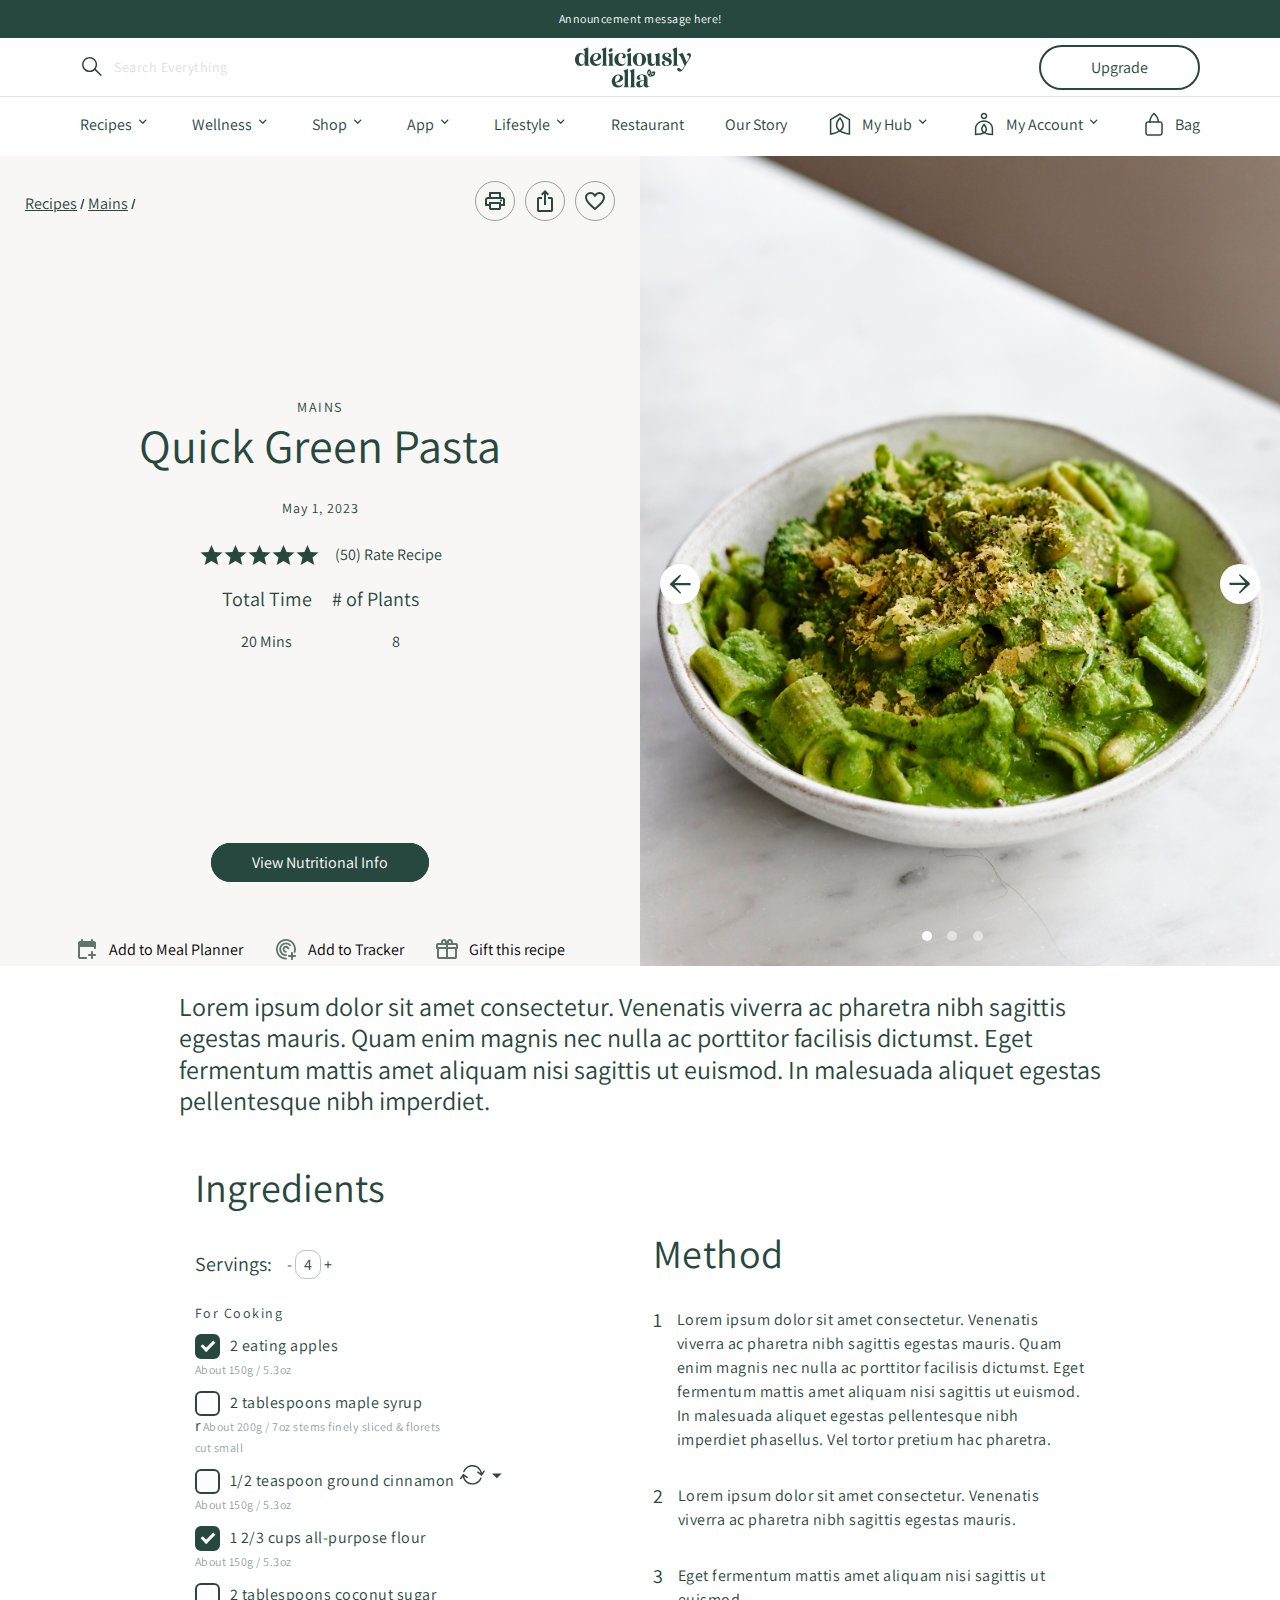
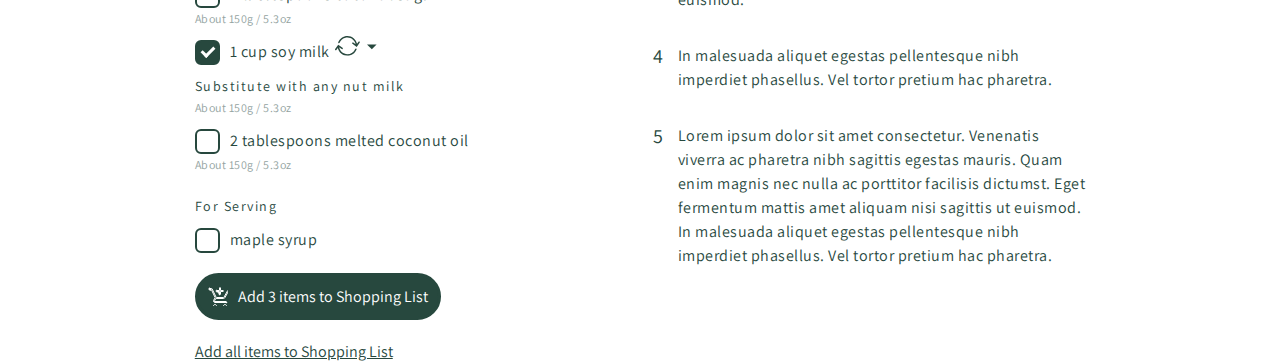
<file: index.html>
<!DOCTYPE html>
<html lang="en">
<head>
    <meta charset="UTF-8">
    <meta name="viewport" content="width=device-width, initial-scale=1.0">
    <title>task6</title>
    <link rel="stylesheet" href="task6.css">
    <link rel="preconnect" href="https://fonts.googleapis.com">
    <link rel="preconnect" href="https://fonts.gstatic.com" crossorigin>
    <link href="https://fonts.googleapis.com/css2?family=Assistant:wght@200..800&family=Cairo:wght@200..1000&family=Roboto:ital,wght@0,100;0,300;0,400;0,500;0,700;0,900;1,100;1,300;1,400;1,500;1,700;1,900&family=Work+Sans:ital,wght@0,100..900;1,100..900&display=swap" rel="stylesheet">
</head>
<body>
    <div class="header">
        <div class="contanier">
            <div class="main-title">
                <h5 class="main-title-pragragh">Announcement message here!</h5>
            </div>
            <div class="menu">
                <div class="header-menu-icons">
                    <svg class="icon-menu" width="24" height="24" viewBox="0 0 24 24" fill="none" xmlns="http://www.w3.org/2000/svg">
                        <path d="M4 18H20C20.55 18 21 17.55 21 17C21 16.45 20.55 16 20 16H4C3.45 16 3 16.45 3 17C3 17.55 3.45 18 4 18ZM4 13H20C20.55 13 21 12.55 21 12C21 11.45 20.55 11 20 11H4C3.45 11 3 11.45 3 12C3 12.55 3.45 13 4 13ZM3 7C3 7.55 3.45 8 4 8H20C20.55 8 21 7.55 21 7C21 6.45 20.55 6 20 6H4C3.45 6 3 6.45 3 7Z" fill="#27483E"/>
                    </svg>
                    <div class="menu-search">
                        <svg class="icon-search" width="24" height="24" viewBox="0 0 24 24" fill="none" xmlns="http://www.w3.org/2000/svg">
                            <g clip-path="url(#clip0_287_58)">
                            <path fill-rule="evenodd" clip-rule="evenodd" d="M13.8492 13.8493C16.1924 11.5061 16.1924 7.70713 13.8492 5.36399C11.5061 3.02084 7.70711 3.02084 5.36396 5.36399C3.02082 7.70713 3.02082 11.5061 5.36396 13.8493C7.70711 16.1924 11.5061 16.1924 13.8492 13.8493ZM14.9099 14.9099C17.8388 11.981 17.8388 7.23226 14.9099 4.30333C11.981 1.3744 7.23223 1.3744 4.3033 4.30333C1.37437 7.23226 1.37437 11.981 4.3033 14.9099C7.23223 17.8389 11.981 17.8389 14.9099 14.9099Z" fill="#27483E"/>
                            <path fill-rule="evenodd" clip-rule="evenodd" d="M20.3902 20.7435L14.0263 14.3796L15.0869 13.3189L21.4509 19.6829C21.7438 19.9758 21.7438 20.4506 21.4509 20.7435C21.158 21.0364 20.6831 21.0364 20.3902 20.7435Z" fill="#27483E"/>
                            </g>
                            <defs>
                            <clipPath id="clip0_287_58">
                            <rect width="24" height="24" fill="white"/>
                            </clipPath>
                            </defs>
                        </svg>
                        <h4>Search Everything</h4>
                    </div>                        
                    <svg class="logo" width="116" height="41" viewBox="0 0 116 41" fill="none" xmlns="http://www.w3.org/2000/svg">
                        <path d="M52.9758 37.4307V22.3073C52.9758 22.1061 52.7784 21.9671 52.5917 22.0366L48.603 23.5548L48.5815 23.5621C48.5061 23.5987 48.4523 23.6791 48.4523 23.7706C48.4523 23.8511 48.4918 23.9169 48.5528 23.9572V23.9645C49.4467 24.5462 49.7052 25.4607 49.7052 26.9021V37.4307C49.7052 39.1281 49.5796 39.5379 48.4199 40.1817V40.2329H54.2683V40.1817C53.1086 39.5379 52.983 39.1281 52.983 37.4307H52.9758Z" fill="#27483E"/>
                        <path d="M59.3016 37.4307V22.3073C59.3016 22.1061 59.1041 21.9671 58.9175 22.0366L54.9288 23.5548L54.9073 23.5621C54.8319 23.5987 54.7781 23.6791 54.7781 23.7706C54.7781 23.8511 54.8175 23.9169 54.8786 23.9572V23.9645C55.7725 24.5462 56.031 25.4607 56.031 26.9021V37.4307C56.031 39.1281 55.9054 39.5379 54.7457 40.1817V40.2329H60.594V40.1817C59.4344 39.5379 59.3088 39.1281 59.3088 37.4307H59.3016Z" fill="#27483E"/>
                        <path d="M72.4666 36.999C72.4666 35.2942 72.5168 33.6919 72.5168 31.8591C72.5168 28.7276 70.4705 27.4545 66.6973 27.4545C63.8 27.4545 61.8003 28.83 61.8003 30.6628C61.8003 31.9103 62.7481 32.7005 63.9724 32.7005C64.7945 32.7005 65.4694 32.4005 65.8823 31.8079C65.4335 31.6323 65.0135 31.3652 64.7694 30.9335C64.5647 30.5677 64.518 30.1434 64.5539 29.73C64.5539 29.7226 64.5539 29.719 64.5539 29.7153C64.5539 29.6861 64.5575 29.6531 64.5611 29.6239C64.5611 29.6202 64.5611 29.6129 64.5647 29.6092C64.6832 28.6654 65.333 27.9411 66.6183 27.9411C68.2913 27.9411 68.9159 29.3166 68.9159 30.8421V32.9273L67.0168 33.2822C64.019 33.8419 61.2223 34.4272 61.2223 37.2258C61.2223 39.3879 62.8953 40.4085 64.8699 40.4085C66.9665 40.4085 68.5892 39.0586 68.9411 37.3283C68.9411 37.5075 68.9913 38.0928 68.9913 38.1953C69.1924 39.5708 70.0899 40.4598 71.8634 40.4598C72.9871 40.4598 74.0355 39.9769 74.5847 39.3147V39.2635C74.4088 39.3659 74.1611 39.4171 73.9601 39.4171C72.7861 39.4171 72.463 38.5757 72.463 36.999H72.4666ZM68.8693 35.854C68.8441 37.6612 67.8461 38.9086 66.5213 38.9086C65.473 38.9086 64.8232 38.1697 64.8232 36.721C64.8232 35.0162 65.6741 34.076 67.6199 33.6663L68.9195 33.3846L68.8693 35.854Z" fill="#27483E"/>
                        <path d="M13.2799 15.9418V5.99857L13.287 0.785488C13.287 0.584282 13.0932 0.448925 12.9065 0.518432L8.60193 2.01834L8.58039 2.02565C8.50499 2.06224 8.45114 2.13906 8.45114 2.23418C8.45114 2.311 8.49063 2.37685 8.55167 2.42075V2.42807C9.4097 2.98779 9.67537 3.85846 9.68973 5.21203V9.12641C9.19071 7.34482 7.74389 5.94735 5.57187 5.94735C2.49513 5.94735 0 8.56669 0 12.5835C0 16.6003 2.41974 18.9672 5.39236 18.9672C7.63978 18.9672 9.18712 17.3905 9.68614 15.4553V18.7112H14.6297V18.6599C13.506 18.0234 13.2834 17.4893 13.2834 15.9382L13.2799 15.9418ZM9.68614 13.6517C9.68614 15.9674 8.26446 17.4417 6.79251 17.4417C4.91846 17.4417 3.84502 15.6601 3.84502 12.5835C3.84502 9.12276 4.8682 7.13996 6.76738 7.13996C8.23933 7.13996 9.68614 8.69108 9.68614 11.1604V13.6517Z" fill="#27483E"/>
                        <path d="M39.1718 18.6636C38.0481 18.0271 37.5455 17.621 37.5455 15.9418V9.47761H37.5383L37.5419 6.2327C37.5419 6.03149 37.348 5.89613 37.1613 5.96564L33.2122 7.34116L33.1907 7.34848C33.1153 7.38506 33.0614 7.46189 33.0614 7.557C33.0614 7.63383 33.1009 7.69968 33.1619 7.74358V7.75089C34.0451 8.3289 34.3036 9.35689 34.3036 10.7836V15.9455C34.3036 17.6246 34.1779 18.0307 33.0542 18.6673V18.7185H39.1718V18.6636Z" fill="#27483E"/>
                        <path d="M22.5854 17.193C20.7976 17.193 19.2969 16.1357 18.6435 14.1346C19.2395 14.0907 26.1504 13.5054 26.3228 9.65687C26.3587 8.88131 25.2098 5.06936 20.137 6.13758C17.9075 6.60584 15.0713 9.03496 14.9744 12.6201C14.9744 12.6201 14.9744 12.6347 14.9744 12.642C14.96 13.3152 15.0354 14.0249 15.2329 14.7712C15.2472 14.8224 15.2616 14.8699 15.276 14.9175C15.3047 15.0199 15.3334 15.1224 15.3657 15.2248H15.3729C16.2381 17.76 18.4173 18.9636 20.9663 18.9636C23.7845 18.9636 25.9889 17.3722 26.6028 14.6029L26.4484 14.5261C25.6801 16.3516 24.2441 17.1893 22.5819 17.1893L22.5854 17.193ZM18.4604 13.4396C18.3563 12.9347 18.2953 12.3786 18.2917 11.7787C18.2953 11.2153 18.3491 10.5239 18.5071 9.72638C18.9594 7.79113 20.2267 6.2766 22.0254 6.85461C23.2999 7.26434 23.6768 8.87765 22.5962 10.769C21.0561 13.4615 18.6507 13.4469 18.4604 13.4396Z" fill="#27483E"/>
                        <path d="M48.262 36.0661C47.4937 37.8916 46.0577 38.7294 44.3954 38.7294C42.6075 38.7294 41.1069 37.6721 40.4535 35.671C41.0494 35.6271 47.9604 35.0418 48.1327 31.1933C48.1686 30.4177 47.0198 26.6058 41.947 27.674C39.7175 28.1423 36.8813 30.5714 36.7844 34.1565C36.7844 34.1565 36.7844 34.1711 36.7844 34.1785C36.77 34.8516 36.8454 35.5613 37.0429 36.3076C37.0572 36.3588 37.0716 36.4064 37.0859 36.4539C37.1147 36.5564 37.1434 36.6588 37.1757 36.7612H37.1829C38.0481 39.2964 40.2273 40.5 42.7763 40.5C45.5945 40.5 47.7989 38.9086 48.4128 36.1393L48.2584 36.0625L48.262 36.0661ZM40.2704 34.9723C40.1663 34.4675 40.1052 33.9114 40.1016 33.3114C40.1052 32.7481 40.1591 32.0566 40.3171 31.2591C40.7694 29.3239 42.0367 27.8094 43.8354 28.3874C45.1099 28.7971 45.4868 30.4104 44.4062 32.3018C42.866 34.9943 40.4607 34.9796 40.2704 34.9723Z" fill="#27483E"/>
                        <path d="M57.266 18.6636C56.1423 18.0271 55.9915 17.621 55.9915 15.9418V6.2327C55.9915 6.03149 55.7976 5.89613 55.611 5.96564L51.6618 7.34116L51.6403 7.34848C51.5649 7.38506 51.511 7.46189 51.511 7.557C51.511 7.63383 51.5505 7.69968 51.6116 7.74358V7.75089C52.4947 8.3289 52.7532 9.35689 52.7532 10.7836V15.9455C52.7532 17.6246 52.6276 18.0307 51.5039 18.6673V18.7185H57.2696V18.6673L57.266 18.6636Z" fill="#27483E"/>
                        <path d="M64.4032 18.9709C68.0974 18.9709 70.9946 16.326 70.9946 12.4591C70.9946 8.5923 68.0974 5.94735 64.4032 5.94735C60.7089 5.94735 57.8368 8.5923 57.8368 12.4591C57.8368 16.326 60.7341 18.9709 64.4032 18.9709ZM64.4032 6.43025C66.2521 6.43025 67.1245 8.72034 67.1245 12.4591C67.1245 16.1979 66.2521 18.5136 64.4032 18.5136C62.5543 18.5136 61.707 16.1979 61.707 12.4591C61.707 8.72034 62.5794 6.43025 64.4032 6.43025Z" fill="#27483E"/>
                        <path d="M84.5509 16.0955V9.2508L84.5545 6.22904C84.5545 6.02783 84.3606 5.89248 84.174 5.96198L79.8694 7.46189L79.8479 7.4692C79.7725 7.50579 79.7186 7.58261 79.7186 7.67773C79.7186 7.75455 79.7581 7.8204 79.8191 7.8643V7.87162C80.7023 8.44963 80.9608 9.35323 80.9608 10.7763V13.2237C80.9608 15.7406 79.7868 17.1161 78.2897 17.1161C76.7927 17.1161 76.2685 15.8687 76.2685 14.5224V6.22904C76.2721 6.02783 76.0782 5.89248 75.8951 5.96198L71.5906 7.46189L71.569 7.4692C71.4937 7.50579 71.4398 7.58261 71.4398 7.67773C71.4398 7.75455 71.4793 7.8204 71.5403 7.8643V7.87162C72.4091 8.43865 72.6712 9.3203 72.6784 10.6995V14.548C72.6784 17.193 74.0749 18.9746 76.5737 18.9746C78.7206 18.9746 80.3684 17.6246 80.968 15.2358V18.7221H86.0336V18.6709C84.9351 18.1112 84.5617 17.7307 84.5617 16.1028L84.5509 16.0955Z" fill="#27483E"/>
                        <path d="M103.316 18.6673C102.157 18.0234 102.031 17.6137 102.031 15.9162V0.792805C102.031 0.591598 101.834 0.452583 101.647 0.522091L97.6584 2.04029L97.6369 2.0476C97.5615 2.08419 97.5077 2.16467 97.5077 2.25613C97.5077 2.33661 97.5472 2.40246 97.6082 2.4427V2.45002C98.5021 3.03169 98.7606 3.94626 98.7606 5.38763V15.9162C98.7606 17.6137 98.635 18.0234 97.4754 18.6673V18.7185H103.324V18.6673H103.316Z" fill="#27483E"/>
                        <path d="M31.1874 15.9162V0.792805C31.1874 0.591598 30.9899 0.452583 30.8032 0.522091L26.8146 2.04029L26.7931 2.0476C26.7177 2.08419 26.6638 2.16467 26.6638 2.25613C26.6638 2.33661 26.7033 2.40246 26.7643 2.4427V2.45002C27.6583 3.03169 27.9168 3.94626 27.9168 5.38763V15.9162C27.9168 17.6137 27.7911 18.0234 26.6315 18.6673V18.7185H32.4798V18.6673C31.3202 18.0234 31.1946 17.6137 31.1946 15.9162H31.1874Z" fill="#27483E"/>
                        <path d="M115.523 6.75218C114.79 5.75346 113.57 5.69859 112.586 6.44122C111.926 6.94241 111.57 7.70334 111.577 8.32159C112.037 8.18989 112.579 8.13136 113.028 8.33256C113.405 8.50084 113.685 8.71669 113.9 9.06788C113.9 9.07154 114.417 9.92027 114.047 10.908C113.99 11.0653 113.864 11.3872 113.609 11.8738C113.609 11.8738 113.609 11.8811 113.606 11.8811L111.624 15.2248L108.982 8.95813C108.777 8.47524 107.987 6.59121 107.815 6.17782C107.783 6.01686 107.614 5.91077 107.452 5.96564L103.503 7.34482L103.482 7.35214C103.403 7.38506 103.349 7.46189 103.345 7.55335C103.345 7.63017 103.381 7.69968 103.439 7.74358V7.75089C104.472 8.05453 104.893 8.18623 106.39 11.4604L106.408 11.5007L109.578 18.6856L107.118 22.8341C105.697 22.8853 104.544 19.9696 102.559 21.3744C101.676 22 102.293 24.0998 104.465 24.5352C105.55 24.751 106.63 24.0303 107.24 23.5109C107.546 23.2511 107.801 22.9402 108.009 22.5963L115.415 10.1983C116.137 8.94716 116.209 7.68504 115.53 6.76315L115.523 6.75218Z" fill="#27483E"/>
                        <path d="M92.8692 10.7909C91.006 10.1142 89.8643 9.63492 89.8643 8.36183C89.8643 7.19117 90.6362 6.51805 91.9789 6.51805C91.9789 6.51805 91.9932 6.51805 92.0112 6.51805C92.3558 6.54365 92.6969 6.56926 93.0164 6.71925C93.3503 6.87656 93.7165 7.15459 93.8386 7.51676C93.8421 7.52774 93.8457 7.54237 93.8493 7.55335C93.8529 7.56066 93.8601 7.57164 93.8637 7.58261C93.8709 7.61188 93.8745 7.64114 93.8816 7.67041C93.8888 7.69968 93.896 7.7326 93.8996 7.76187C93.9678 8.19721 93.9068 8.62889 93.677 9.01301C93.5047 9.30567 93.3 9.55444 92.9841 9.76662C93.0954 9.88734 93.2031 9.95319 93.3288 10.0264C93.9319 10.3776 94.5745 10.3556 95.1095 10.1324C95.5977 9.92758 95.9639 9.46298 96.1039 8.94716C96.3947 7.8643 95.6588 6.94241 94.7828 6.43756C93.9319 5.94735 92.9231 5.80834 91.9609 5.80834C91.8748 5.80834 91.7922 5.80834 91.6988 5.81565C91.2788 5.83394 90.8695 5.89248 90.4818 5.98393C90.3885 6.00223 90.2951 6.03149 90.2341 6.04978C89.9792 6.12661 89.7315 6.22172 89.4478 6.34245L89.4263 6.35342C88.0477 7.02289 87.2543 8.25208 87.2543 9.71906C87.2543 12.0311 88.9775 12.8725 91.0562 13.659C92.7328 14.2736 94.1186 14.8919 94.1186 16.2308C94.1186 17.3795 93.1708 18.3453 92.0938 18.4514C91.0383 18.5575 89.9935 18.188 89.5232 17.2405C89.5196 17.2332 89.5125 17.2296 89.5089 17.2222C89.4909 17.182 89.4766 17.1454 89.4622 17.1052C89.4514 17.0796 89.4407 17.0576 89.4335 17.032C89.4083 16.9662 89.3868 16.904 89.3689 16.8381C89.3689 16.8381 89.3689 16.8381 89.3689 16.8345C89.2396 16.4028 89.2145 15.9455 89.3653 15.5065C89.534 15.0126 89.8822 14.6248 90.2987 14.3322C90.252 14.2956 90.2054 14.2627 90.1551 14.2334C89.473 13.8164 88.579 13.809 87.8682 14.1712C87.5235 14.3468 87.2148 14.6102 87.0137 14.9468C86.6942 15.4809 86.6511 16.2528 86.8701 16.8345C87.0927 17.4198 87.5056 17.9137 88.0262 18.2466C88.5467 18.5795 89.1463 18.7477 89.7458 18.8758C91.5301 19.2489 93.8637 19.055 95.3392 17.8441C95.4936 17.7198 95.6516 17.5771 95.8131 17.4344L95.8311 17.4161C96.4952 16.7064 96.8471 15.8174 96.8471 14.848C96.8471 12.3201 94.6427 11.475 92.8728 10.7946L92.8692 10.7909Z" fill="#27483E"/>
                        <path d="M45.5838 18.9709C48.3302 18.9709 50.4771 17.4198 51.0766 14.7236L50.9259 14.6468C50.1755 16.4284 48.779 17.2405 47.1562 17.2405C44.8083 17.2405 43.1856 15.3346 43.1856 11.8738C43.1856 8.83375 44.2411 6.53268 46.1402 6.43756C47.3321 6.48878 47.9425 7.19117 48.0573 8.09843C48.0573 8.10209 48.0609 8.10575 48.0609 8.11306C48.0609 8.14233 48.0645 8.17526 48.0681 8.20452C48.0681 8.21184 48.0681 8.2155 48.0681 8.21916C48.1004 8.63254 48.0573 9.05691 47.8527 9.42274C47.6983 9.69711 47.5224 9.891 47.2388 10.0885C47.1131 10.18 46.9875 10.2751 46.8439 10.3337C46.8223 10.341 46.8044 10.3519 46.7864 10.3593C46.8403 10.4361 46.8582 10.4507 46.9229 10.5166C47.3393 10.9629 47.9425 11.1897 48.6533 11.1897C49.874 11.1897 50.8217 10.4032 50.8253 9.163C50.8253 9.163 50.8253 9.15934 50.8253 9.15568C50.8253 9.10081 50.8181 9.04959 50.8146 8.99837C50.6997 7.18751 48.8436 5.94735 46.2336 5.94735C46.151 5.94735 46.0684 5.94735 45.9823 5.95101C45.9823 5.95101 45.9787 5.95101 45.9751 5.95101C42.3239 6.06442 39.3908 8.55938 39.3908 12.7115C39.3908 16.8637 42.3598 18.9709 45.5802 18.9709H45.5838Z" fill="#27483E"/>
                        <path d="M55.2268 4.2938C56.4044 3.09388 55.7689 1.4513 55.7689 1.4513C55.7689 1.4513 54.157 0.80378 52.9794 2.0037C51.8018 3.20363 52.4373 4.8462 52.4373 4.8462C52.4373 4.8462 54.0493 5.49372 55.2268 4.2938Z" fill="#27483E"/>
                        <path d="M36.7916 4.2938C37.9691 3.09388 37.3337 1.4513 37.3337 1.4513C37.3337 1.4513 35.7217 0.80378 34.5441 2.0037C33.3666 3.20363 34.002 4.8462 34.002 4.8462C34.002 4.8462 35.614 5.49372 36.7916 4.2938Z" fill="#27483E"/>
                        <path d="M75.4428 28.0654C76.107 27.085 76.4444 26.3716 76.3511 25.0986C76.3511 25.0839 76.3475 25.0729 76.3439 25.062C76.1393 23.3938 74.2365 21.989 74.2221 21.9817C74.2042 21.989 72.2763 23.4121 72.0932 25.0986C72.0034 26.3716 72.3409 27.085 73.0051 28.0654C73.2026 28.3581 73.6585 28.9068 73.9601 29.3934C74.2616 29.88 74.2221 30.3372 74.2221 30.3372C74.2221 30.3372 74.2509 30.2458 74.3047 30.1104C74.3837 29.8982 74.5201 29.5763 74.6745 29.2946C74.9366 28.8227 75.2453 28.3581 75.4428 28.0654ZM73.8488 26.8216C73.382 26.8216 73.0051 26.4375 73.0051 25.8229C73.0051 25.2083 73.3964 24.7839 73.8775 24.7839C74.2186 24.7839 74.4447 25.0034 74.5237 25.2815V24.6669C74.5237 24.4547 74.4806 24.3193 74.3442 24.2315C74.3442 24.2315 74.3298 24.2132 74.3298 24.2023C74.3298 24.1876 74.337 24.1767 74.3514 24.1693L75.0263 23.9352C75.055 23.9242 75.0874 23.9462 75.0874 23.9755V26.3497C75.0874 26.5911 75.1233 26.6753 75.2992 26.7777V26.785H74.5237V26.2765C74.4447 26.5802 74.2042 26.8253 73.8524 26.8253L73.8488 26.8216Z" fill="#27483E"/>
                        <path d="M78.1749 26.7155C78.3436 26.4192 78.2862 26.1704 78.0851 26.1046C77.8051 26.0131 77.6076 26.2509 77.5358 26.5509C77.5107 26.6753 77.5035 26.7814 77.5035 26.8692C77.5035 26.9643 77.5143 27.0484 77.5286 27.1289C77.5574 27.1289 77.9343 27.1289 78.1713 26.7119L78.1749 26.7155Z" fill="#27483E"/>
                        <path d="M74.5237 25.5997C74.5237 25.212 74.2975 24.9705 74.0678 24.9705C73.7698 24.9705 73.6118 25.2815 73.6118 25.8229C73.6118 26.3058 73.7806 26.5838 74.075 26.5838C74.3047 26.5838 74.5273 26.3534 74.5273 25.9912V25.5997H74.5237Z" fill="#27483E"/>
                        <path d="M80.1638 24.8205C80.1638 24.8205 78.0636 24.2059 76.6455 24.9339C76.6562 24.9815 76.6598 25.0291 76.667 25.0803C76.7604 26.3899 76.4229 27.1618 75.7192 28.2008C75.5146 28.5044 75.213 28.9581 74.9617 29.408C74.775 29.7446 74.6242 30.147 74.5596 30.3226C74.653 30.1799 74.8468 29.9385 75.1592 29.8104C75.6295 29.6202 75.8951 29.591 76.2434 29.569C77.4066 29.4922 78.3472 29.4044 79.2699 28.541C80.4546 27.3484 80.171 24.8388 80.1674 24.8205H80.1638ZM77.92 27.9923C77.5789 27.9923 77.2809 27.8533 77.1158 27.5643C77.1014 27.5423 77.0835 27.5057 77.0691 27.4728C77.0547 27.4399 77.044 27.4106 77.044 27.4106C77.0404 27.396 77.0332 27.3777 77.0296 27.363C77.0296 27.3557 77.026 27.3484 77.0224 27.3411C76.9901 27.224 76.9794 27.1143 76.9829 27.0082C76.9973 26.4485 77.4389 26.0717 77.7871 25.9985C78.577 25.8339 78.7565 26.4265 78.7493 26.5472C78.7206 27.1472 77.6471 27.2387 77.5538 27.246C77.6543 27.5569 77.8877 27.7216 78.1677 27.7216C78.4262 27.7216 78.6488 27.5899 78.7708 27.3082L78.796 27.3191C78.699 27.7508 78.358 27.9996 77.92 27.9996V27.9923Z" fill="#27483E"/>
                    </svg>
                    <svg class="icon-account" width="24" height="24" viewBox="0 0 24 24" fill="none" xmlns="http://www.w3.org/2000/svg">
                        <path fill-rule="evenodd" clip-rule="evenodd" d="M12 2.25C11.0335 2.25 10.25 3.0335 10.25 4C10.25 4.9665 11.0335 5.75 12 5.75C12.9665 5.75 13.75 4.9665 13.75 4C13.75 3.0335 12.9665 2.25 12 2.25ZM8.75 4C8.75 2.20507 10.2051 0.75 12 0.75C13.7949 0.75 15.25 2.20507 15.25 4C15.25 5.79493 13.7949 7.25 12 7.25C10.2051 7.25 8.75 5.79493 8.75 4Z" fill="#27483E"/>
                        <path fill-rule="evenodd" clip-rule="evenodd" d="M2.84961 16.6C2.84961 11.9146 7.06033 8.25 11.9996 8.25C16.9389 8.25 21.1496 11.9146 21.1496 16.6V23.3095L20.3424 23.2478C16.606 22.9621 14.0061 22.3189 12.2496 21.4363C11.9177 21.6137 11.574 21.7703 11.2286 21.9087C9.56253 22.5764 7.64832 22.9078 6.17804 23.0749C5.43745 23.159 4.79788 23.2027 4.3424 23.2254C4.11447 23.2368 3.93215 23.2429 3.80575 23.2462C3.74253 23.2479 3.69326 23.2488 3.65923 23.2493L3.61976 23.2498L3.60888 23.25L3.60571 23.25L3.6047 23.25C3.60436 23.25 3.60407 23.25 3.59961 22.5L3.6047 23.25L2.84961 23.2545V16.6ZM4.34961 21.7231C4.77367 21.7006 5.349 21.6594 6.00868 21.5845C7.4259 21.4234 9.18669 21.1111 10.6706 20.5163C10.7018 20.5038 10.7329 20.4912 10.7637 20.4785C9.53771 19.4503 9.06155 18.2297 9.07465 17.0045C9.0894 15.6259 9.72206 14.3532 10.2917 13.4724C10.5826 13.0226 10.8719 12.6524 11.089 12.394C11.1978 12.2644 11.2893 12.162 11.3549 12.0906C11.3877 12.0549 11.4141 12.0269 11.433 12.0071L11.4556 11.9836L11.4625 11.9766L11.4647 11.9743L11.4656 11.9734C11.4659 11.9731 11.4662 11.9727 11.9996 12.5L11.4656 11.9734L12.0418 11.3905L12.5715 12.0148C14.7235 14.5511 15.4496 16.6738 14.9529 18.4419C14.7282 19.2417 14.2722 19.8979 13.6872 20.4372C15.0562 20.981 16.9813 21.4288 19.6496 21.683V16.6C19.6496 12.8854 16.2603 9.75 11.9996 9.75C7.73888 9.75 4.34961 12.8854 4.34961 16.6V21.7231ZM12.2234 19.6956C12.8833 19.225 13.3298 18.6735 13.5088 18.0362C13.771 17.1031 13.5335 15.709 11.9837 13.675C11.8483 13.8511 11.6998 14.0573 11.5513 14.287C11.0397 15.078 10.5848 16.0616 10.5746 17.0205C10.5653 17.8881 10.9166 18.8397 12.2234 19.6956Z" fill="#27483E"/>
                    </svg>
                    <svg class="icon-presentation" width="22" height="24" viewBox="0 0 22 24" fill="none" xmlns="http://www.w3.org/2000/svg">
                        <path fill-rule="evenodd" clip-rule="evenodd" d="M11.2438 0.883371L10.8169 1.50001C11.2438 0.883371 11.244 0.883552 11.2443 0.883745L11.245 0.884197L11.2466 0.885331L11.2512 0.888519L11.2654 0.898568C11.2771 0.906895 11.2932 0.918477 11.3134 0.933281C11.3538 0.962883 11.4107 1.0054 11.4817 1.06058C11.6235 1.17088 11.8218 1.33212 12.057 1.54222C12.5266 1.96165 13.1482 2.58021 13.7615 3.38176C14.9855 4.98149 16.2069 7.35247 16.0576 10.3375L14.5595 10.2626C14.6852 7.74756 13.6607 5.71854 12.5702 4.29327C12.0262 3.58232 11.4733 3.03213 11.0578 2.66093C10.9942 2.6042 10.934 2.55174 10.8777 2.50364C8.29732 5.23245 7.52281 8.30647 7.44138 10.5275L5.94238 10.4725C6.03963 7.82023 7.01252 4.12097 10.2968 0.959668L10.739 0.533936L11.2438 0.883371Z" fill="#27483E"/>
                        <path fill-rule="evenodd" clip-rule="evenodd" d="M5 10.75C4.30964 10.75 3.75 11.3096 3.75 12V21C3.75 21.6904 4.30964 22.25 5 22.25H17C17.6904 22.25 18.25 21.6904 18.25 21V12C18.25 11.3096 17.6904 10.75 17 10.75H5ZM2.25 12C2.25 10.4812 3.48122 9.25 5 9.25H17C18.5188 9.25 19.75 10.4812 19.75 12V21C19.75 22.5188 18.5188 23.75 17 23.75H5C3.48122 23.75 2.25 22.5188 2.25 21V12Z" fill="#27483E"/>
                    </svg>
                    <h5 class="menu-Upgrade">Upgrade</h5>    
                </div>
            </div>
            <div class="menu-links">
                <a  href="#">Recipes
                    <svg width="16" height="17" viewBox="0 0 16 17" fill="none" xmlns="http://www.w3.org/2000/svg">
                        <path d="M7.71667 10.8667C7.62778 10.8667 7.54156 10.85 7.458 10.8167C7.37444 10.7833 7.30511 10.7389 7.25 10.6833L4.18333 7.61667C4.06111 7.49444 4 7.33889 4 7.15C4 6.96111 4.06111 6.80556 4.18333 6.68333C4.30556 6.56111 4.46111 6.5 4.65 6.5C4.83889 6.5 4.99444 6.56111 5.11667 6.68333L7.71667 9.28333L10.3167 6.68333C10.4389 6.56111 10.5944 6.5 10.7833 6.5C10.9722 6.5 11.1278 6.56111 11.25 6.68333C11.3722 6.80556 11.4333 6.96111 11.4333 7.15C11.4333 7.33889 11.3722 7.49444 11.25 7.61667L8.18333 10.6833C8.11667 10.75 8.04444 10.7973 7.96667 10.8253C7.88889 10.8533 7.80556 10.8671 7.71667 10.8667Z" fill="#27483E"/>
                    </svg>
                </a>
                <a href="#">Wellness
                    <svg width="16" height="17" viewBox="0 0 16 17" fill="none" xmlns="http://www.w3.org/2000/svg">
                        <path d="M7.71667 10.8667C7.62778 10.8667 7.54156 10.85 7.458 10.8167C7.37444 10.7833 7.30511 10.7389 7.25 10.6833L4.18333 7.61667C4.06111 7.49444 4 7.33889 4 7.15C4 6.96111 4.06111 6.80556 4.18333 6.68333C4.30556 6.56111 4.46111 6.5 4.65 6.5C4.83889 6.5 4.99444 6.56111 5.11667 6.68333L7.71667 9.28333L10.3167 6.68333C10.4389 6.56111 10.5944 6.5 10.7833 6.5C10.9722 6.5 11.1278 6.56111 11.25 6.68333C11.3722 6.80556 11.4333 6.96111 11.4333 7.15C11.4333 7.33889 11.3722 7.49444 11.25 7.61667L8.18333 10.6833C8.11667 10.75 8.04444 10.7973 7.96667 10.8253C7.88889 10.8533 7.80556 10.8671 7.71667 10.8667Z" fill="#27483E"/>
                    </svg> 
                </a>
                <a href="#">Shop
                    <svg width="16" height="17" viewBox="0 0 16 17" fill="none" xmlns="http://www.w3.org/2000/svg">
                        <path d="M7.71667 10.8667C7.62778 10.8667 7.54156 10.85 7.458 10.8167C7.37444 10.7833 7.30511 10.7389 7.25 10.6833L4.18333 7.61667C4.06111 7.49444 4 7.33889 4 7.15C4 6.96111 4.06111 6.80556 4.18333 6.68333C4.30556 6.56111 4.46111 6.5 4.65 6.5C4.83889 6.5 4.99444 6.56111 5.11667 6.68333L7.71667 9.28333L10.3167 6.68333C10.4389 6.56111 10.5944 6.5 10.7833 6.5C10.9722 6.5 11.1278 6.56111 11.25 6.68333C11.3722 6.80556 11.4333 6.96111 11.4333 7.15C11.4333 7.33889 11.3722 7.49444 11.25 7.61667L8.18333 10.6833C8.11667 10.75 8.04444 10.7973 7.96667 10.8253C7.88889 10.8533 7.80556 10.8671 7.71667 10.8667Z" fill="#27483E"/>
                    </svg> 
                </a>
                <a href="#">App
                    <svg width="16" height="17" viewBox="0 0 16 17" fill="none" xmlns="http://www.w3.org/2000/svg">
                        <path d="M7.71667 10.8667C7.62778 10.8667 7.54156 10.85 7.458 10.8167C7.37444 10.7833 7.30511 10.7389 7.25 10.6833L4.18333 7.61667C4.06111 7.49444 4 7.33889 4 7.15C4 6.96111 4.06111 6.80556 4.18333 6.68333C4.30556 6.56111 4.46111 6.5 4.65 6.5C4.83889 6.5 4.99444 6.56111 5.11667 6.68333L7.71667 9.28333L10.3167 6.68333C10.4389 6.56111 10.5944 6.5 10.7833 6.5C10.9722 6.5 11.1278 6.56111 11.25 6.68333C11.3722 6.80556 11.4333 6.96111 11.4333 7.15C11.4333 7.33889 11.3722 7.49444 11.25 7.61667L8.18333 10.6833C8.11667 10.75 8.04444 10.7973 7.96667 10.8253C7.88889 10.8533 7.80556 10.8671 7.71667 10.8667Z" fill="#27483E"/>
                    </svg> 
                </a>
                <a href="#">Lifestyle
                    <svg width="16" height="17" viewBox="0 0 16 17" fill="none" xmlns="http://www.w3.org/2000/svg">
                        <path d="M7.71667 10.8667C7.62778 10.8667 7.54156 10.85 7.458 10.8167C7.37444 10.7833 7.30511 10.7389 7.25 10.6833L4.18333 7.61667C4.06111 7.49444 4 7.33889 4 7.15C4 6.96111 4.06111 6.80556 4.18333 6.68333C4.30556 6.56111 4.46111 6.5 4.65 6.5C4.83889 6.5 4.99444 6.56111 5.11667 6.68333L7.71667 9.28333L10.3167 6.68333C10.4389 6.56111 10.5944 6.5 10.7833 6.5C10.9722 6.5 11.1278 6.56111 11.25 6.68333C11.3722 6.80556 11.4333 6.96111 11.4333 7.15C11.4333 7.33889 11.3722 7.49444 11.25 7.61667L8.18333 10.6833C8.11667 10.75 8.04444 10.7973 7.96667 10.8253C7.88889 10.8533 7.80556 10.8671 7.71667 10.8667Z" fill="#27483E"/>
                    </svg> 
                </a>
                <a href="#">Restaurant</a>
                <a href="#">Our Story</a>
                <div class="my-hub-link">
                    <svg width="24" height="24" viewBox="0 0 24 24" fill="none" xmlns="http://www.w3.org/2000/svg">
                        <path fill-rule="evenodd" clip-rule="evenodd" d="M11.9962 1.12494L22.1496 7.17378V22.9819L21.2791 22.8402C16.965 22.1379 13.91 21.0629 11.8119 19.745C11.7909 19.7584 11.7698 19.7717 11.7486 19.785C9.80541 21.0061 7.53401 21.7673 5.77519 22.2229C4.89075 22.452 4.12474 22.6067 3.5784 22.7043C3.30504 22.7531 3.08612 22.7878 2.93425 22.8104C2.85831 22.8217 2.79908 22.83 2.75814 22.8356L2.71064 22.8419L2.69754 22.8436L2.69371 22.8441L2.69249 22.8442C2.69207 22.8443 2.69173 22.8443 2.59961 22.1L2.69249 22.8442L1.84961 22.9485V7.27765L11.9962 1.12494ZM3.34961 21.2214C3.86342 21.1288 4.57732 20.9837 5.39902 20.7708C6.94728 20.3697 8.8412 19.7375 10.4982 18.7865C10.4525 18.7476 10.4076 18.7085 10.3632 18.6692C8.28068 16.8244 7.7011 14.6795 7.89041 12.6672C8.07543 10.7005 8.98786 8.89673 9.81494 7.61644C10.2328 6.96959 10.6393 6.44048 10.9423 6.07193C11.0941 5.88737 11.2204 5.74233 11.3102 5.64211C11.355 5.59199 11.3908 5.55302 11.416 5.52588L11.4457 5.49409L11.4544 5.48499L11.4571 5.48216L11.458 5.48118C11.4583 5.48081 11.4587 5.48049 11.9996 5.99998L11.458 5.48118L12.0532 4.86141L12.5869 5.53357C15.3538 9.01774 16.2528 11.938 15.8259 14.3822C15.5048 16.2208 14.4553 17.6626 13.1289 18.7828C14.8384 19.7416 17.2635 20.5921 20.6496 21.2096V8.02618L12.003 2.87502L3.34961 8.12231V21.2214ZM11.8101 17.9196C13.131 16.9072 14.0801 15.6595 14.3483 14.1241C14.6474 12.4117 14.1331 10.1487 11.966 7.19133C11.7105 7.51164 11.3962 7.93307 11.0749 8.43039C10.3051 9.62198 9.53629 11.1869 9.38381 12.8077C9.23562 14.3829 9.66229 16.0444 11.3579 17.5464C11.4993 17.6717 11.6499 17.7962 11.8101 17.9196Z" fill="#27483E"/>
                        </svg>
                    <a href="#">My Hub
                        <svg width="16" height="17" viewBox="0 0 16 17" fill="none" xmlns="http://www.w3.org/2000/svg">
                            <path d="M7.71667 10.8667C7.62778 10.8667 7.54156 10.85 7.458 10.8167C7.37444 10.7833 7.30511 10.7389 7.25 10.6833L4.18333 7.61667C4.06111 7.49444 4 7.33889 4 7.15C4 6.96111 4.06111 6.80556 4.18333 6.68333C4.30556 6.56111 4.46111 6.5 4.65 6.5C4.83889 6.5 4.99444 6.56111 5.11667 6.68333L7.71667 9.28333L10.3167 6.68333C10.4389 6.56111 10.5944 6.5 10.7833 6.5C10.9722 6.5 11.1278 6.56111 11.25 6.68333C11.3722 6.80556 11.4333 6.96111 11.4333 7.15C11.4333 7.33889 11.3722 7.49444 11.25 7.61667L8.18333 10.6833C8.11667 10.75 8.04444 10.7973 7.96667 10.8253C7.88889 10.8533 7.80556 10.8671 7.71667 10.8667Z" fill="#27483E"/>
                        </svg>
                    </a> 
                </div>
                <div class="my-Account-link">
                    <svg width="24" height="24" viewBox="0 0 24 24" fill="none" xmlns="http://www.w3.org/2000/svg">
                        <path fill-rule="evenodd" clip-rule="evenodd" d="M12 2.25C11.0335 2.25 10.25 3.0335 10.25 4C10.25 4.9665 11.0335 5.75 12 5.75C12.9665 5.75 13.75 4.9665 13.75 4C13.75 3.0335 12.9665 2.25 12 2.25ZM8.75 4C8.75 2.20507 10.2051 0.75 12 0.75C13.7949 0.75 15.25 2.20507 15.25 4C15.25 5.79493 13.7949 7.25 12 7.25C10.2051 7.25 8.75 5.79493 8.75 4Z" fill="#27483E"/>
                        <path fill-rule="evenodd" clip-rule="evenodd" d="M2.84961 16.6C2.84961 11.9146 7.06033 8.25 11.9996 8.25C16.9389 8.25 21.1496 11.9146 21.1496 16.6V23.3095L20.3424 23.2478C16.606 22.9621 14.0061 22.3189 12.2496 21.4363C11.9177 21.6137 11.574 21.7703 11.2286 21.9087C9.56253 22.5764 7.64832 22.9078 6.17804 23.0749C5.43745 23.159 4.79788 23.2027 4.3424 23.2254C4.11447 23.2368 3.93215 23.2429 3.80575 23.2462C3.74253 23.2479 3.69326 23.2488 3.65923 23.2493L3.61976 23.2498L3.60888 23.25L3.60571 23.25L3.6047 23.25C3.60436 23.25 3.60407 23.25 3.59961 22.5L3.6047 23.25L2.84961 23.2545V16.6ZM4.34961 21.7231C4.77367 21.7006 5.349 21.6594 6.00868 21.5845C7.4259 21.4234 9.18669 21.1111 10.6706 20.5163C10.7018 20.5038 10.7329 20.4912 10.7637 20.4785C9.53771 19.4503 9.06155 18.2297 9.07465 17.0045C9.0894 15.6259 9.72206 14.3532 10.2917 13.4724C10.5826 13.0226 10.8719 12.6524 11.089 12.394C11.1978 12.2644 11.2893 12.162 11.3549 12.0906C11.3877 12.0549 11.4141 12.0269 11.433 12.0071L11.4556 11.9836L11.4625 11.9766L11.4647 11.9743L11.4656 11.9734C11.4659 11.9731 11.4662 11.9727 11.9996 12.5L11.4656 11.9734L12.0418 11.3905L12.5715 12.0148C14.7235 14.5511 15.4496 16.6738 14.9529 18.4419C14.7282 19.2417 14.2722 19.8979 13.6872 20.4372C15.0562 20.981 16.9813 21.4288 19.6496 21.683V16.6C19.6496 12.8854 16.2603 9.75 11.9996 9.75C7.73888 9.75 4.34961 12.8854 4.34961 16.6V21.7231ZM12.2234 19.6956C12.8833 19.225 13.3298 18.6735 13.5088 18.0362C13.771 17.1031 13.5335 15.709 11.9837 13.675C11.8483 13.8511 11.6998 14.0573 11.5513 14.287C11.0397 15.078 10.5848 16.0616 10.5746 17.0205C10.5653 17.8881 10.9166 18.8397 12.2234 19.6956Z" fill="#27483E"/>
                    </svg>
                    <a href="#">My Account
                        <svg width="16" height="17" viewBox="0 0 16 17" fill="none" xmlns="http://www.w3.org/2000/svg">
                            <path d="M7.71667 10.8667C7.62778 10.8667 7.54156 10.85 7.458 10.8167C7.37444 10.7833 7.30511 10.7389 7.25 10.6833L4.18333 7.61667C4.06111 7.49444 4 7.33889 4 7.15C4 6.96111 4.06111 6.80556 4.18333 6.68333C4.30556 6.56111 4.46111 6.5 4.65 6.5C4.83889 6.5 4.99444 6.56111 5.11667 6.68333L7.71667 9.28333L10.3167 6.68333C10.4389 6.56111 10.5944 6.5 10.7833 6.5C10.9722 6.5 11.1278 6.56111 11.25 6.68333C11.3722 6.80556 11.4333 6.96111 11.4333 7.15C11.4333 7.33889 11.3722 7.49444 11.25 7.61667L8.18333 10.6833C8.11667 10.75 8.04444 10.7973 7.96667 10.8253C7.88889 10.8533 7.80556 10.8671 7.71667 10.8667Z" fill="#27483E"/>
                        </svg>
                    </a>
                </div>
                <div class="bag-link">
                    <svg width="22" height="24" viewBox="0 0 22 24" fill="none" xmlns="http://www.w3.org/2000/svg">
                        <path fill-rule="evenodd" clip-rule="evenodd" d="M11.2438 0.883371L10.8169 1.50001C11.2438 0.883371 11.244 0.883552 11.2443 0.883745L11.245 0.884197L11.2466 0.885331L11.2512 0.888519L11.2654 0.898568C11.2771 0.906895 11.2932 0.918477 11.3134 0.933281C11.3538 0.962883 11.4107 1.0054 11.4817 1.06058C11.6235 1.17088 11.8218 1.33212 12.057 1.54222C12.5266 1.96165 13.1482 2.58021 13.7615 3.38176C14.9855 4.98149 16.2069 7.35247 16.0576 10.3375L14.5595 10.2626C14.6852 7.74756 13.6607 5.71854 12.5702 4.29327C12.0262 3.58232 11.4733 3.03213 11.0578 2.66093C10.9942 2.6042 10.934 2.55174 10.8777 2.50364C8.29732 5.23245 7.52281 8.30647 7.44138 10.5275L5.94238 10.4725C6.03963 7.82023 7.01252 4.12097 10.2968 0.959668L10.739 0.533936L11.2438 0.883371Z" fill="#27483E"/>
                        <path fill-rule="evenodd" clip-rule="evenodd" d="M5 10.75C4.30964 10.75 3.75 11.3096 3.75 12V21C3.75 21.6904 4.30964 22.25 5 22.25H17C17.6904 22.25 18.25 21.6904 18.25 21V12C18.25 11.3096 17.6904 10.75 17 10.75H5ZM2.25 12C2.25 10.4812 3.48122 9.25 5 9.25H17C18.5188 9.25 19.75 10.4812 19.75 12V21C19.75 22.5188 18.5188 23.75 17 23.75H5C3.48122 23.75 2.25 22.5188 2.25 21V12Z" fill="#27483E"/>
                    </svg>
                    <a href="#">Bag</a>
                </div>
            </div>
        </div>
    </div>
    <div class="main-bar">
        <div class="contanier-nav">
            <div class="nav">
                <div class="section-nav">
                    <div class="nav-link">
                        <a href="#">Recipes</a>
                        <svg width="5" height="10" viewBox="0 0 5 10" fill="none" xmlns="http://www.w3.org/2000/svg">
                            <path d="M1.694 10H0.28L3.08 0.0459996H4.48L1.694 10Z" fill="#27483E"/>
                        </svg>
                        <a href="#">Mains</a>
                        <svg width="5" height="10" viewBox="0 0 5 10" fill="none" xmlns="http://www.w3.org/2000/svg">
                            <path d="M1.694 10H0.28L3.08 0.0459996H4.48L1.694 10Z" fill="#27483E"/>
                        </svg>                    
                    </div>
                    <div class="nav-icons">
                        <a href="#">
                            <svg width="40" height="40" viewBox="0 0 40 40" fill="none" xmlns="http://www.w3.org/2000/svg">
                                <rect x="0.5" y="0.5" width="39" height="39" rx="19.5" stroke="#93A39F"/>
                                <path d="M24 16V13H16V16H14V12C14 11.7167 14.096 11.479 14.288 11.287C14.48 11.095 14.7173 10.9993 15 11H25C25.2833 11 25.521 11.096 25.713 11.288C25.905 11.48 26.0007 11.7173 26 12V16H24ZM26 20.5C26.2833 20.5 26.521 20.404 26.713 20.212C26.905 20.02 27.0007 19.7827 27 19.5C27 19.2167 26.904 18.979 26.712 18.787C26.52 18.595 26.2827 18.4993 26 18.5C25.7167 18.5 25.479 18.596 25.287 18.788C25.095 18.98 24.9993 19.2173 25 19.5C25 19.7833 25.096 20.021 25.288 20.213C25.48 20.405 25.7173 20.5007 26 20.5ZM16 27H24V23H16V27ZM16 29C15.45 29 14.979 28.804 14.587 28.412C14.195 28.02 13.9993 27.5493 14 27V25H11C10.7167 25 10.479 24.904 10.287 24.712C10.095 24.52 9.99934 24.2827 10 24V19C10 18.15 10.2917 17.4373 10.875 16.862C11.4583 16.2867 12.1667 15.9993 13 16H27C27.85 16 28.5627 16.2877 29.138 16.863C29.7133 17.4383 30.0007 18.1507 30 19V24C30 24.2833 29.904 24.521 29.712 24.713C29.52 24.905 29.2827 25.0007 29 25H26V27C26 27.55 25.804 28.021 25.412 28.413C25.02 28.805 24.5493 29.0007 24 29H16ZM28 23V19C28 18.7167 27.904 18.479 27.712 18.287C27.52 18.095 27.2827 17.9993 27 18H13C12.7167 18 12.479 18.096 12.287 18.288C12.095 18.48 11.9993 18.7173 12 19V23H14V21H26V23H28Z" fill="#27483E"/>
                            </svg>
                        </a>
                        <a href="#">
                            <svg width="40" height="40" viewBox="0 0 40 40" fill="none" xmlns="http://www.w3.org/2000/svg">
                                <rect x="0.5" y="0.5" width="39" height="39" rx="19.5" stroke="#93A39F"/>
                                <g clip-path="url(#clip0_276_2504)">
                                <path d="M14 31C13.45 31 12.979 30.804 12.587 30.412C12.195 30.02 11.9993 29.5493 12 29V18C12 17.45 12.196 16.979 12.588 16.587C12.98 16.195 13.4507 15.9993 14 16H17V18H14V29H26V18H23V16H26C26.55 16 27.021 16.196 27.413 16.588C27.805 16.98 28.0007 17.4507 28 18V29C28 29.55 27.804 30.021 27.412 30.413C27.02 30.805 26.5493 31.0007 26 31H14ZM19 24V12.825L17.4 14.425L16 13L20 9L24 13L22.6 14.425L21 12.825V24H19Z" fill="#27483E"/>
                                </g>
                                <defs>
                                <clipPath id="clip0_276_2504">
                                <rect width="24" height="24" fill="white" transform="translate(8 8)"/>
                                </clipPath>
                                </defs>
                            </svg>
                        </a>
                        <a href="#">
                            <svg width="40" height="40" viewBox="0 0 40 40" fill="none" xmlns="http://www.w3.org/2000/svg">
                                <rect x="0.5" y="0.5" width="39" height="39" rx="19.5" stroke="#93A39F"/>
                                <path d="M19.2232 27.2905L19.2217 27.2892C16.6271 24.9364 14.5541 23.0515 13.118 21.2946C11.693 19.5512 11 18.0562 11 16.5C11 13.9635 12.9711 12 15.5 12C16.9377 12 18.3341 12.6745 19.2412 13.7313L20 14.6154L20.7588 13.7313C21.6659 12.6745 23.0623 12 24.5 12C27.0289 12 29 13.9635 29 16.5C29 18.0562 28.307 19.5512 26.882 21.2946C25.4459 23.0515 23.3729 24.9364 20.7783 27.2892L20.7768 27.2905L20 27.9977L19.2232 27.2905Z" stroke="#27483E" stroke-width="2"/>
                            </svg>
                        </a>
                    </div>
                </div>
                <div class="nav-text">
                    <span class="title-text">MAINS</span>
                    <h1>Quick Green Pasta</h1>
                    <h5 class="subject-text">May 1, 2023</h5>
                    <div class="evaluation-text">
                        <svg width="121" height="24" viewBox="0 0 121 24" fill="none" xmlns="http://www.w3.org/2000/svg">
                            <path d="M12.5 18.0737L19.298 22L17.494 14.6L23.5 9.62105L15.591 8.97895L12.5 2L9.409 8.97895L1.5 9.62105L7.506 14.6L5.702 22L12.5 18.0737Z" fill="#27483E"/>
                            <path d="M36.5 18.0737L43.298 22L41.494 14.6L47.5 9.62105L39.591 8.97895L36.5 2L33.409 8.97895L25.5 9.62105L31.506 14.6L29.702 22L36.5 18.0737Z" fill="#27483E"/>
                            <path d="M60.5 18.0737L67.298 22L65.494 14.6L71.5 9.62105L63.591 8.97895L60.5 2L57.409 8.97895L49.5 9.62105L55.506 14.6L53.702 22L60.5 18.0737Z" fill="#27483E"/>
                            <path d="M84.5 18.0737L91.298 22L89.494 14.6L95.5 9.62105L87.591 8.97895L84.5 2L81.409 8.97895L73.5 9.62105L79.506 14.6L77.702 22L84.5 18.0737Z" fill="#27483E"/>
                            <path d="M108.5 18.0737L115.298 22L113.494 14.6L119.5 9.62105L111.591 8.97895L108.5 2L105.409 8.97895L97.5 9.62105L103.506 14.6L101.702 22L108.5 18.0737Z" fill="#27483E"/>
                        </svg>
                        <span class="nummber-text">(50)  Rate Recipe</span>
                    </div>
                    <div class="time-text">
                        <div class="h-time-text">
                            <h2>Total Time</h2>
                            <h3># of Plants</h3>
                        </div>
                        <div class="h-nummber-text">
                            <span class="h2-nummber">20 Mins</span>
                            <span class="h3-nummber">8</span>
                        </div>
                    </div>
                </div>
            </div>
            <div class="bottum">
                <a href="#">View Nutritional Info</a>
            </div>
            <div class="main-bar-bottom">
                <div class="meal-plane">
                    <svg width="24" height="24" viewBox="0 0 24 24" fill="none" xmlns="http://www.w3.org/2000/svg">
                        <g clip-path="url(#clip0_276_2495)">
                        <path fill-rule="evenodd" clip-rule="evenodd" d="M5 22C4.45 22 3.979 21.804 3.587 21.412C3.195 21.02 2.99934 20.5493 3 20V6C3 5.45 3.196 4.979 3.588 4.587C3.98 4.195 4.45067 3.99934 5 4H6V3C6 2.71667 6.096 2.479 6.288 2.287C6.48 2.095 6.71734 1.99934 7 2C7.28334 2 7.521 2.096 7.713 2.288C7.905 2.48 8.00067 2.71734 8 3V4H16V3C16 2.71667 16.096 2.479 16.288 2.287C16.48 2.095 16.7173 1.99934 17 2C17.2833 2 17.521 2.096 17.713 2.288C17.905 2.48 18.0007 2.71734 18 3V4H19C19.55 4 20.021 4.196 20.413 4.588C20.805 4.98 21.0007 5.45067 21 6V11C21 11.2833 20.904 11.521 20.712 11.713C20.52 11.905 20.2827 12.0007 20 12C19.7167 12 19.479 11.904 19.287 11.712C19.095 11.52 18.9993 11.2827 19 11V10H5V20H11C11.2833 20 11.521 20.096 11.713 20.288C11.905 20.48 12.0007 20.7173 12 21C12 21.2833 11.904 21.521 11.712 21.713C11.52 21.905 11.2827 22.0007 11 22H5Z" fill="#5D766E"/>
                        <path fill-rule="evenodd" clip-rule="evenodd" d="M16.287 21.712C16.479 21.904 16.7167 22 17 22C17.2827 22.0007 17.52 21.905 17.712 21.713C17.904 21.521 18 21.2833 18 21V19H20C20.2827 19.0007 20.52 18.905 20.712 18.713C20.904 18.521 21 18.2833 21 18C21.0007 17.7173 20.905 17.48 20.713 17.288C20.521 17.096 20.2833 17 20 17H18V15C18.0007 14.7173 17.905 14.48 17.713 14.288C17.521 14.096 17.2833 14 17 14C16.7173 13.9993 16.48 14.095 16.288 14.287C16.096 14.479 16 14.7167 16 15V17H14C13.7173 16.9993 13.48 17.095 13.288 17.287C13.096 17.479 13 17.7167 13 18C12.9993 18.2827 13.095 18.52 13.287 18.712C13.479 18.904 13.7167 19 14 19H16V21C15.9993 21.2827 16.095 21.52 16.287 21.712Z" fill="#5D766E"/>
                        </g>
                        <defs>
                        <clipPath id="clip0_276_2495">
                        <rect width="24" height="24" fill="white"/>
                        </clipPath>
                        </defs>
                    </svg>
                    <p>Add to Meal Planner</p>
                </div>
                <div class="bottom-tracker">
                    <svg width="24" height="24" viewBox="0 0 24 24" fill="none" xmlns="http://www.w3.org/2000/svg">
                        <g clip-path="url(#clip0_276_2498)">
                        <path d="M11.9776 22.5996C12.4786 22.5996 12.8846 22.1804 12.8846 21.6633C12.8846 21.1462 12.4786 20.727 11.9776 20.727L11.9776 22.5996ZM3.8142 12.3003C3.8142 7.64631 7.46911 3.87356 11.9776 3.87356L11.9776 2.00098C6.46718 2.00098 2.00013 6.61213 2.00013 12.3003L3.8142 12.3003ZM11.9776 3.87356C16.4861 3.87357 20.141 7.64631 20.141 12.3003L21.9551 12.3003C21.9551 6.61213 17.488 2.00098 11.9776 2.00098L11.9776 3.87356ZM11.9776 20.727C7.46911 20.727 3.8142 16.9542 3.8142 12.3003L2.00013 12.3003C2.00013 17.9884 6.46718 22.5996 11.9776 22.5996L11.9776 20.727ZM20.141 12.3003C20.141 13.3831 19.9436 14.416 19.5848 15.3644L21.2746 16.0456C21.7142 14.8836 21.9551 13.6198 21.9551 12.3003L20.141 12.3003Z" fill="#5D766E"/>
                        <path d="M11.9771 19.1953C12.4781 19.1953 12.8842 18.7761 12.8842 18.259C12.8842 17.7419 12.4781 17.3227 11.9771 17.3227L11.9771 19.1953ZM7.11206 12.3007C7.11207 9.52716 9.29025 7.27871 11.9771 7.27871L11.9771 5.40612C8.28832 5.40612 5.29799 8.49291 5.29799 12.3007L7.11206 12.3007ZM11.9771 17.3227C9.29025 17.3227 7.11206 15.0743 7.11206 12.3007L5.29799 12.3007C5.29799 16.1085 8.28832 19.1953 11.9771 19.1953L11.9771 17.3227ZM11.9771 7.27871C13.5272 7.27871 14.9077 8.02602 15.8001 9.19434L17.2246 8.03485C16.003 6.43562 14.1063 5.40612 11.9771 5.40612L11.9771 7.27871Z" fill="#5D766E"/>
                        <path d="M11.9786 15.791C12.4795 15.791 12.8856 15.3718 12.8856 14.8547C12.8856 14.3377 12.4795 13.9184 11.9786 13.9184L11.9786 15.791ZM10.4119 12.3012C10.4119 11.408 11.1133 10.6839 11.9786 10.6839L11.9786 8.81133C10.1114 8.81133 8.59781 10.3738 8.5978 12.3012L10.4119 12.3012ZM11.9786 10.6839C12.8438 10.6839 13.5453 11.408 13.5453 12.3012L15.3594 12.3012C15.3594 10.3738 13.8458 8.81133 11.9786 8.81133L11.9786 10.6839ZM11.9786 13.9184C11.1133 13.9184 10.4119 13.1944 10.4119 12.3012L8.5978 12.3012C8.5978 14.2286 10.1114 15.791 11.9786 15.791L11.9786 13.9184Z" fill="#5D766E"/>
                        <path fill-rule="evenodd" clip-rule="evenodd" d="M17.287 22.712C17.479 22.904 17.7167 23 18 23C18.2827 23.0007 18.52 22.905 18.712 22.713C18.904 22.521 19 22.2833 19 22V20H21C21.2827 20.0007 21.52 19.905 21.712 19.713C21.904 19.521 22 19.2833 22 19C22.0007 18.7173 21.905 18.48 21.713 18.288C21.521 18.096 21.2833 18 21 18H19V16C19.0007 15.7173 18.905 15.48 18.713 15.288C18.521 15.096 18.2833 15 18 15C17.7173 14.9993 17.48 15.095 17.288 15.287C17.096 15.479 17 15.7167 17 16V18H15C14.7173 17.9993 14.48 18.095 14.288 18.287C14.096 18.479 14 18.7167 14 19C13.9993 19.2827 14.095 19.52 14.287 19.712C14.479 19.904 14.7167 20 15 20H17V22C16.9993 22.2827 17.095 22.52 17.287 22.712Z" fill="#5D766E"/>
                        </g>
                        <defs>
                        <clipPath id="clip0_276_2498">
                        <rect width="24" height="24" fill="white"/>
                        </clipPath>
                        </defs>
                    </svg>
                    <p>Add to Tracker</p>
                </div>
                <div class="gift-bottom">
                    <svg width="24" height="24" viewBox="0 0 24 24" fill="none" xmlns="http://www.w3.org/2000/svg">
                        <g clip-path="url(#clip0_276_2501)">
                        <path d="M22 12V20C22 20.5304 21.7893 21.0391 21.4142 21.4142C21.0391 21.7893 20.5304 22 20 22H4C3.46957 22 2.96086 21.7893 2.58579 21.4142C2.21071 21.0391 2 20.5304 2 20V12C1.73478 12 1.48043 11.8946 1.29289 11.7071C1.10536 11.5196 1 11.2652 1 11V8C1 7.46957 1.21071 6.96086 1.58579 6.58579C1.96086 6.21071 2.46957 6 3 6H6.17C6.05698 5.67873 5.99949 5.34057 6 5C6 4.20435 6.31607 3.44129 6.87868 2.87868C7.44129 2.31607 8.20435 2 9 2C10 2 10.88 2.5 11.43 3.24V3.23L12 4L12.57 3.23V3.24C13.12 2.5 14 2 15 2C15.7956 2 16.5587 2.31607 17.1213 2.87868C17.6839 3.44129 18 4.20435 18 5C18.0005 5.34057 17.943 5.67873 17.83 6H21C21.5304 6 22.0391 6.21071 22.4142 6.58579C22.7893 6.96086 23 7.46957 23 8V11C23 11.2652 22.8946 11.5196 22.7071 11.7071C22.5196 11.8946 22.2652 12 22 12ZM4 20H11V12H4V20ZM20 20V12H13V20H20ZM9 4C8.73478 4 8.48043 4.10536 8.29289 4.29289C8.10536 4.48043 8 4.73478 8 5C8 5.26522 8.10536 5.51957 8.29289 5.70711C8.48043 5.89464 8.73478 6 9 6C9.26522 6 9.51957 5.89464 9.70711 5.70711C9.89464 5.51957 10 5.26522 10 5C10 4.73478 9.89464 4.48043 9.70711 4.29289C9.51957 4.10536 9.26522 4 9 4ZM15 4C14.7348 4 14.4804 4.10536 14.2929 4.29289C14.1054 4.48043 14 4.73478 14 5C14 5.26522 14.1054 5.51957 14.2929 5.70711C14.4804 5.89464 14.7348 6 15 6C15.2652 6 15.5196 5.89464 15.7071 5.70711C15.8946 5.51957 16 5.26522 16 5C16 4.73478 15.8946 4.48043 15.7071 4.29289C15.5196 4.10536 15.2652 4 15 4ZM3 8V10H11V8H3ZM13 8V10H21V8H13Z" fill="#5D766E"/>
                        </g>
                        <defs>
                        <clipPath id="clip0_276_2501">
                        <rect width="24" height="24" fill="white"/>
                        </clipPath>
                        </defs>
                    </svg>
                    <p>Gift this recipe</p>
                </div>
            </div>
        </div>
        <div class="main-bar-image">
            <img src="3e89902098c982556e1e2b851264e18e.jpeg" alt="">
            <a href="#">
                <svg class="next-arrow-right" width="40" height="40" viewBox="0 0 40 40" fill="none" xmlns="http://www.w3.org/2000/svg">
                    <rect width="40" height="40" rx="20" fill="white"/>
                    <path d="M25.1878 20.9654C25.2918 20.9654 25.3438 21.0907 25.2758 21.168C23.1065 23.6467 21.3825 25.6067 19.6731 27.58C19.3331 27.972 18.7265 28.3787 19.2931 28.9694C19.8558 29.556 20.2958 29.0014 20.6931 28.6507C23.5425 26.1374 26.3598 23.588 29.2331 21.1027C30.4158 20.08 30.1598 19.3267 29.1038 18.4147C26.3505 16.0334 23.6611 13.58 20.9211 11.184C20.5038 10.8187 19.9745 10.0134 19.4051 10.5174C18.5158 11.3027 19.4611 11.7707 19.8505 12.24C21.4651 14.184 23.1278 16.088 25.0811 18.36C25.1745 18.468 25.0985 18.64 24.9545 18.64C23.8251 18.64 23.1305 18.64 22.4358 18.64C18.6345 18.64 14.8331 18.632 11.0305 18.648C10.2118 18.652 9.21312 18.3787 9.25312 19.828C9.29312 21.2654 10.3038 20.9174 11.1105 20.9587L25.1878 20.9654Z" fill="#27483E"/>
                </svg>
            </a>
            <a href="#">
                <svg class="next-arrow-left" width="40" height="40" viewBox="0 0 40 40" fill="none" xmlns="http://www.w3.org/2000/svg">
                    <rect x="40" y="40" width="40" height="40" rx="20" transform="rotate(180 40 40)" fill="white"/>
                    <path d="M14.8122 19.0346C14.7082 19.0346 14.6562 18.9093 14.7242 18.832C16.8935 16.3533 18.6175 14.3933 20.3269 12.42C20.6669 12.028 21.2735 11.6213 20.7069 11.0306C20.1442 10.444 19.7042 10.9986 19.3069 11.3493C16.4575 13.8626 13.6402 16.412 10.7669 18.8973C9.58421 19.92 9.84021 20.6733 10.8962 21.5853C13.6495 23.9666 16.3389 26.42 19.0789 28.816C19.4962 29.1813 20.0255 29.9866 20.5949 29.4826C21.4842 28.6973 20.5389 28.2293 20.1495 27.76C18.5349 25.816 16.8722 23.912 14.9189 21.64C14.8255 21.532 14.9015 21.36 15.0455 21.36C16.1749 21.36 16.8695 21.36 17.5642 21.36C21.3655 21.36 25.1669 21.368 28.9695 21.352C29.7882 21.348 30.7869 21.6213 30.7469 20.172C30.7069 18.7346 29.6962 19.0826 28.8895 19.0413L14.8122 19.0346Z" fill="#27483E"/>
                </svg>
            </a>
            <span class="ball-1"></span>
            <span class="ball-2"></span>
            <span class="ball-3"></span>
        </div>
    </div>
    <div class="main-bar-bottom-2">
        <div class="meal-plane-2">
            <svg width="24" height="24" viewBox="0 0 24 24" fill="none" xmlns="http://www.w3.org/2000/svg">
                <g clip-path="url(#clip0_276_2495)">
                <path fill-rule="evenodd" clip-rule="evenodd" d="M5 22C4.45 22 3.979 21.804 3.587 21.412C3.195 21.02 2.99934 20.5493 3 20V6C3 5.45 3.196 4.979 3.588 4.587C3.98 4.195 4.45067 3.99934 5 4H6V3C6 2.71667 6.096 2.479 6.288 2.287C6.48 2.095 6.71734 1.99934 7 2C7.28334 2 7.521 2.096 7.713 2.288C7.905 2.48 8.00067 2.71734 8 3V4H16V3C16 2.71667 16.096 2.479 16.288 2.287C16.48 2.095 16.7173 1.99934 17 2C17.2833 2 17.521 2.096 17.713 2.288C17.905 2.48 18.0007 2.71734 18 3V4H19C19.55 4 20.021 4.196 20.413 4.588C20.805 4.98 21.0007 5.45067 21 6V11C21 11.2833 20.904 11.521 20.712 11.713C20.52 11.905 20.2827 12.0007 20 12C19.7167 12 19.479 11.904 19.287 11.712C19.095 11.52 18.9993 11.2827 19 11V10H5V20H11C11.2833 20 11.521 20.096 11.713 20.288C11.905 20.48 12.0007 20.7173 12 21C12 21.2833 11.904 21.521 11.712 21.713C11.52 21.905 11.2827 22.0007 11 22H5Z" fill="#5D766E"/>
                <path fill-rule="evenodd" clip-rule="evenodd" d="M16.287 21.712C16.479 21.904 16.7167 22 17 22C17.2827 22.0007 17.52 21.905 17.712 21.713C17.904 21.521 18 21.2833 18 21V19H20C20.2827 19.0007 20.52 18.905 20.712 18.713C20.904 18.521 21 18.2833 21 18C21.0007 17.7173 20.905 17.48 20.713 17.288C20.521 17.096 20.2833 17 20 17H18V15C18.0007 14.7173 17.905 14.48 17.713 14.288C17.521 14.096 17.2833 14 17 14C16.7173 13.9993 16.48 14.095 16.288 14.287C16.096 14.479 16 14.7167 16 15V17H14C13.7173 16.9993 13.48 17.095 13.288 17.287C13.096 17.479 13 17.7167 13 18C12.9993 18.2827 13.095 18.52 13.287 18.712C13.479 18.904 13.7167 19 14 19H16V21C15.9993 21.2827 16.095 21.52 16.287 21.712Z" fill="#5D766E"/>
                </g>
                <defs>
                <clipPath id="clip0_276_2495">
                <rect width="24" height="24" fill="white"/>
                </clipPath>
                </defs>
            </svg>
            <p>Add to Meal Planner</p>
        </div>
        <div class="bottom-tracker-2">
            <svg width="24" height="24" viewBox="0 0 24 24" fill="none" xmlns="http://www.w3.org/2000/svg">
                <g clip-path="url(#clip0_276_2498)">
                <path d="M11.9776 22.5996C12.4786 22.5996 12.8846 22.1804 12.8846 21.6633C12.8846 21.1462 12.4786 20.727 11.9776 20.727L11.9776 22.5996ZM3.8142 12.3003C3.8142 7.64631 7.46911 3.87356 11.9776 3.87356L11.9776 2.00098C6.46718 2.00098 2.00013 6.61213 2.00013 12.3003L3.8142 12.3003ZM11.9776 3.87356C16.4861 3.87357 20.141 7.64631 20.141 12.3003L21.9551 12.3003C21.9551 6.61213 17.488 2.00098 11.9776 2.00098L11.9776 3.87356ZM11.9776 20.727C7.46911 20.727 3.8142 16.9542 3.8142 12.3003L2.00013 12.3003C2.00013 17.9884 6.46718 22.5996 11.9776 22.5996L11.9776 20.727ZM20.141 12.3003C20.141 13.3831 19.9436 14.416 19.5848 15.3644L21.2746 16.0456C21.7142 14.8836 21.9551 13.6198 21.9551 12.3003L20.141 12.3003Z" fill="#5D766E"/>
                <path d="M11.9771 19.1953C12.4781 19.1953 12.8842 18.7761 12.8842 18.259C12.8842 17.7419 12.4781 17.3227 11.9771 17.3227L11.9771 19.1953ZM7.11206 12.3007C7.11207 9.52716 9.29025 7.27871 11.9771 7.27871L11.9771 5.40612C8.28832 5.40612 5.29799 8.49291 5.29799 12.3007L7.11206 12.3007ZM11.9771 17.3227C9.29025 17.3227 7.11206 15.0743 7.11206 12.3007L5.29799 12.3007C5.29799 16.1085 8.28832 19.1953 11.9771 19.1953L11.9771 17.3227ZM11.9771 7.27871C13.5272 7.27871 14.9077 8.02602 15.8001 9.19434L17.2246 8.03485C16.003 6.43562 14.1063 5.40612 11.9771 5.40612L11.9771 7.27871Z" fill="#5D766E"/>
                <path d="M11.9786 15.791C12.4795 15.791 12.8856 15.3718 12.8856 14.8547C12.8856 14.3377 12.4795 13.9184 11.9786 13.9184L11.9786 15.791ZM10.4119 12.3012C10.4119 11.408 11.1133 10.6839 11.9786 10.6839L11.9786 8.81133C10.1114 8.81133 8.59781 10.3738 8.5978 12.3012L10.4119 12.3012ZM11.9786 10.6839C12.8438 10.6839 13.5453 11.408 13.5453 12.3012L15.3594 12.3012C15.3594 10.3738 13.8458 8.81133 11.9786 8.81133L11.9786 10.6839ZM11.9786 13.9184C11.1133 13.9184 10.4119 13.1944 10.4119 12.3012L8.5978 12.3012C8.5978 14.2286 10.1114 15.791 11.9786 15.791L11.9786 13.9184Z" fill="#5D766E"/>
                <path fill-rule="evenodd" clip-rule="evenodd" d="M17.287 22.712C17.479 22.904 17.7167 23 18 23C18.2827 23.0007 18.52 22.905 18.712 22.713C18.904 22.521 19 22.2833 19 22V20H21C21.2827 20.0007 21.52 19.905 21.712 19.713C21.904 19.521 22 19.2833 22 19C22.0007 18.7173 21.905 18.48 21.713 18.288C21.521 18.096 21.2833 18 21 18H19V16C19.0007 15.7173 18.905 15.48 18.713 15.288C18.521 15.096 18.2833 15 18 15C17.7173 14.9993 17.48 15.095 17.288 15.287C17.096 15.479 17 15.7167 17 16V18H15C14.7173 17.9993 14.48 18.095 14.288 18.287C14.096 18.479 14 18.7167 14 19C13.9993 19.2827 14.095 19.52 14.287 19.712C14.479 19.904 14.7167 20 15 20H17V22C16.9993 22.2827 17.095 22.52 17.287 22.712Z" fill="#5D766E"/>
                </g>
                <defs>
                <clipPath id="clip0_276_2498">
                <rect width="24" height="24" fill="white"/>
                </clipPath>
                </defs>
            </svg>
            <p>Add to Tracker</p>
        </div>
        <div class="gift-bottom-2">
            <svg width="24" height="24" viewBox="0 0 24 24" fill="none" xmlns="http://www.w3.org/2000/svg">
                <g clip-path="url(#clip0_276_2501)">
                <path d="M22 12V20C22 20.5304 21.7893 21.0391 21.4142 21.4142C21.0391 21.7893 20.5304 22 20 22H4C3.46957 22 2.96086 21.7893 2.58579 21.4142C2.21071 21.0391 2 20.5304 2 20V12C1.73478 12 1.48043 11.8946 1.29289 11.7071C1.10536 11.5196 1 11.2652 1 11V8C1 7.46957 1.21071 6.96086 1.58579 6.58579C1.96086 6.21071 2.46957 6 3 6H6.17C6.05698 5.67873 5.99949 5.34057 6 5C6 4.20435 6.31607 3.44129 6.87868 2.87868C7.44129 2.31607 8.20435 2 9 2C10 2 10.88 2.5 11.43 3.24V3.23L12 4L12.57 3.23V3.24C13.12 2.5 14 2 15 2C15.7956 2 16.5587 2.31607 17.1213 2.87868C17.6839 3.44129 18 4.20435 18 5C18.0005 5.34057 17.943 5.67873 17.83 6H21C21.5304 6 22.0391 6.21071 22.4142 6.58579C22.7893 6.96086 23 7.46957 23 8V11C23 11.2652 22.8946 11.5196 22.7071 11.7071C22.5196 11.8946 22.2652 12 22 12ZM4 20H11V12H4V20ZM20 20V12H13V20H20ZM9 4C8.73478 4 8.48043 4.10536 8.29289 4.29289C8.10536 4.48043 8 4.73478 8 5C8 5.26522 8.10536 5.51957 8.29289 5.70711C8.48043 5.89464 8.73478 6 9 6C9.26522 6 9.51957 5.89464 9.70711 5.70711C9.89464 5.51957 10 5.26522 10 5C10 4.73478 9.89464 4.48043 9.70711 4.29289C9.51957 4.10536 9.26522 4 9 4ZM15 4C14.7348 4 14.4804 4.10536 14.2929 4.29289C14.1054 4.48043 14 4.73478 14 5C14 5.26522 14.1054 5.51957 14.2929 5.70711C14.4804 5.89464 14.7348 6 15 6C15.2652 6 15.5196 5.89464 15.7071 5.70711C15.8946 5.51957 16 5.26522 16 5C16 4.73478 15.8946 4.48043 15.7071 4.29289C15.5196 4.10536 15.2652 4 15 4ZM3 8V10H11V8H3ZM13 8V10H21V8H13Z" fill="#5D766E"/>
                </g>
                <defs>
                <clipPath id="clip0_276_2501">
                <rect width="24" height="24" fill="white"/>
                </clipPath>
                </defs>
            </svg>
            <p>Gift this recipe</p>
        </div>
    </div>
    <div class="Paragraph">
        <p>Lorem ipsum dolor sit amet consectetur. 
            Venenatis viverra ac pharetra nibh sagittis<br> egestas mauris. 
            Quam enim magnis nec nulla ac porttitor facilisis dictumst. 
            Eget<br> fermentum mattis amet aliquam nisi sagittis ut euismod. 
            In malesuada aliquet egestas<br> pellentesque nibh imperdiet.
        </p>
    </div>
    <div class="services">
        <div class="contanier">
            <div class="Ingredients">
                <div class="Ingredients-title">
                    <h1>Ingredients</h2>
                    <div class="Ingredients-main-title">
                        <h5>Servings: </h5>
                        <p>- <span>4</span> +</p>
                    </div>
                    <div class="content-ingredients">
                        <p>For Cooking</p>
                        <form class="body">
                            <div class="checkbox">
                                <div class="body-box">
                                    <label class="container" for="apple">2 eating apples
                                        <input id="apple" type="checkbox" checked>
                                        <span class="checkmark"></span>
                                    </label>
                                </div>
                                <span class="calorie">About 150g / 5.3oz</span>
                            </div>
                            <div class="checkbox">
                                <div class="body-box">
                                    <label class="container" for="tablespoons">2 tablespoons maple syrup
                                        <input id="tablespoons" type="checkbox">
                                        <span class="checkmark"></span>
                                    </label>
                                </div>
                                r
                                <span class="calorie">About 200g / 7oz stems finely sliced & florets<br> cut small</span>
                            </div>
                            <div class="checkbox">
                                <div class="body-box">
                                    <label class="container" for="cinnamon">1/2 teaspoon ground cinnamon
                                        <input id="cinnamon" type="checkbox">
                                        <span class="checkmark"></span>
                                    </label>
                                    <svg width="25" height="20" viewBox="0 0 25 20" fill="none" xmlns="http://www.w3.org/2000/svg">
                                        <g clip-path="url(#clip0_276_2556)">
                                        <path d="M21.1503 12.46C20.7603 12.31 20.3303 12.5 20.1803 12.88C18.9203 16.1 15.8703 18.17 12.4103 18.17C8.3303 18.17 4.9303 15.25 4.2203 11.34L6.6603 13.07C7.0003 13.31 7.4703 13.23 7.7103 12.89C7.9503 12.55 7.8703 12.08 7.5303 11.84L3.2103 8.78003L0.140297 13.11C-0.0997032 13.45 -0.0197032 13.92 0.320297 14.16C0.450297 14.25 0.600297 14.3 0.750297 14.3C0.990297 14.3 1.2203 14.19 1.3603 13.98L2.8003 11.94C3.7703 16.38 7.7103 19.67 12.4003 19.67C16.4803 19.67 20.0703 17.22 21.5603 13.42C21.7103 13.04 21.5203 12.6 21.1403 12.45L21.1503 12.46Z" fill="#29493F"/>
                                        <path d="M24.6002 5.52C24.2602 5.28 23.7902 5.36 23.5502 5.7L22.0302 7.85C21.1102 3.35 17.1402 0 12.4102 0C8.36019 0 4.67019 2.54 3.22019 6.32C3.07019 6.71 3.26019 7.14 3.65019 7.29C4.04019 7.44 4.47019 7.25 4.62019 6.86C5.85019 3.65 8.98019 1.5 12.4102 1.5C16.4602 1.5 19.8402 4.38 20.5902 8.24L18.2702 6.6C17.9302 6.36 17.4602 6.44 17.2202 6.78C16.9802 7.12 17.0602 7.59 17.4002 7.83L21.7202 10.89L24.7802 6.57C25.0202 6.23 24.9402 5.76 24.6002 5.52Z" fill="#29493F"/>
                                        </g>
                                        <defs>
                                        <clipPath id="clip0_276_2556">
                                        <rect width="24.92" height="19.68" fill="white"/>
                                        </clipPath>
                                        </defs>
                                    </svg>
                                    <svg width="13" height="13" viewBox="0 0 13 13" fill="none" xmlns="http://www.w3.org/2000/svg">
                                        <path d="M11.6006 4.39971L6.80059 9.19971L2.00059 4.39971L11.6006 4.39971Z" fill="#27483E"/>
                                    </svg>
                                </div>
                                <span class="calorie">About 150g / 5.3oz</span>
                            </div>
                            <div class="checkbox">
                                <div class="body-box">
                                    <label class="container" for="cups">1 2/3 cups all-purpose flour
                                        <input id="cups" type="checkbox" checked>
                                        <span class="checkmark"></span>
                                    </label>
                                </div>
                                <span class="calorie">About 150g / 5.3oz</span>
                            </div>
                            <div class="checkbox">
                                <div class="body-box">
                                    <label class="container" for="sugar">2 tablespoons coconut sugar
                                        <input id="sugar" type="checkbox">
                                        <span class="checkmark"></span>
                                    </label>
                                </div>
                                <span class="calorie">About 150g / 5.3oz</span>
                            </div>
                            <div class="checkbox">
                                <div class="body-box">
                                    <label class="container" for="milk">1 cup soy milk
                                        <input id="milk" type="checkbox" checked>
                                        <span class="checkmark"></span>
                                    </label>
                                    <svg width="25" height="20" viewBox="0 0 25 20" fill="none" xmlns="http://www.w3.org/2000/svg">
                                        <g clip-path="url(#clip0_276_2556)">
                                        <path d="M21.1503 12.46C20.7603 12.31 20.3303 12.5 20.1803 12.88C18.9203 16.1 15.8703 18.17 12.4103 18.17C8.3303 18.17 4.9303 15.25 4.2203 11.34L6.6603 13.07C7.0003 13.31 7.4703 13.23 7.7103 12.89C7.9503 12.55 7.8703 12.08 7.5303 11.84L3.2103 8.78003L0.140297 13.11C-0.0997032 13.45 -0.0197032 13.92 0.320297 14.16C0.450297 14.25 0.600297 14.3 0.750297 14.3C0.990297 14.3 1.2203 14.19 1.3603 13.98L2.8003 11.94C3.7703 16.38 7.7103 19.67 12.4003 19.67C16.4803 19.67 20.0703 17.22 21.5603 13.42C21.7103 13.04 21.5203 12.6 21.1403 12.45L21.1503 12.46Z" fill="#29493F"/>
                                        <path d="M24.6002 5.52C24.2602 5.28 23.7902 5.36 23.5502 5.7L22.0302 7.85C21.1102 3.35 17.1402 0 12.4102 0C8.36019 0 4.67019 2.54 3.22019 6.32C3.07019 6.71 3.26019 7.14 3.65019 7.29C4.04019 7.44 4.47019 7.25 4.62019 6.86C5.85019 3.65 8.98019 1.5 12.4102 1.5C16.4602 1.5 19.8402 4.38 20.5902 8.24L18.2702 6.6C17.9302 6.36 17.4602 6.44 17.2202 6.78C16.9802 7.12 17.0602 7.59 17.4002 7.83L21.7202 10.89L24.7802 6.57C25.0202 6.23 24.9402 5.76 24.6002 5.52Z" fill="#29493F"/>
                                        </g>
                                        <defs>
                                        <clipPath id="clip0_276_2556">
                                        <rect width="24.92" height="19.68" fill="white"/>
                                        </clipPath>
                                        </defs>
                                    </svg>
                                    <svg width="13" height="13" viewBox="0 0 13 13" fill="none" xmlns="http://www.w3.org/2000/svg">
                                        <path d="M11.6006 4.39971L6.80059 9.19971L2.00059 4.39971L11.6006 4.39971Z" fill="#27483E"/>
                                    </svg>
                                </div>
                                <p>Substitute with any nut milk</p>
                                <span class="calorie">About 150g / 5.3oz</span>
                            </div>
                            <div class="checkbox">
                                <div class="body-box">
                                    <label class="container" for="oil">2 tablespoons melted coconut oil
                                        <input id="oil" type="checkbox">
                                        <span class="checkmark"></span>
                                    </label>
                                </div>
                                <span class="calorie">About 150g / 5.3oz</span>
                            </div>
                        </form>
                    </div>
                </div>
                <h5 class="main-title-footer">For Serving</h5>
                <footer>
                    <form class="footer-check-box">
                        <label class="container" for="syrup">maple syrup
                            <input id="syrup" type="checkbox">
                            <span class="checkmark"></span>
                        </label>
                    </form>
                    <br>
                    <a class="shopping-list-link" href="#"><svg width="20" height="20" viewBox="0 0 20 20" fill="none" xmlns="http://www.w3.org/2000/svg">
                        <g clip-path="url(#clip0_334_250)">
                        <path d="M10.5 6H11V6.5V8C10.9993 8.28267 11.095 8.52 11.287 8.712C11.479 8.904 11.7167 9 12 9L10.5 6ZM10.5 6H9C8.71667 6 8.479 5.904 8.287 5.712C8.095 5.52 7.99934 5.28267 8 5C8 4.71667 8.096 4.479 8.288 4.287C8.48 4.095 8.71734 3.99934 9 4L10.5 6ZM2 4H3H2ZM2 4C1.71667 4 1.479 3.904 1.287 3.712M2 4L1.287 3.712M1.287 3.712C1.095 3.52 0.999337 3.28267 1 3M1.287 3.712L1 3M1 3C1 2.71667 1.096 2.479 1.288 2.287M1 3L1.288 2.287M1.288 2.287C1.48 2.095 1.71734 1.99934 2 2L1.288 2.287ZM11.5 8.00118V8V6V5.5H11H9C8.84285 5.5 8.73434 5.45223 8.64056 5.35845C8.54683 5.26473 8.49963 5.15692 8.5 5.00118V5C8.5 4.84285 8.54777 4.73434 8.64156 4.64056C8.73528 4.54684 8.84308 4.49963 8.99882 4.5H9H11H11.5V4V2C11.5 1.84285 11.5478 1.73434 11.6416 1.64056C11.7353 1.54684 11.8431 1.49963 11.9988 1.5H12C12.1572 1.5 12.2657 1.54777 12.3595 1.64156C12.4532 1.73528 12.5004 1.84308 12.5 1.99882V2V4V4.5H13H15C15.1572 4.5 15.2657 4.54777 15.3595 4.64156C15.4532 4.73528 15.5004 4.84308 15.5 4.99882V5C15.5 5.15715 15.4522 5.26567 15.3584 5.35945C15.2647 5.45317 15.1569 5.50037 15.0012 5.5H15H13H12.5V6V8C12.5 8.15715 12.4522 8.26567 12.3584 8.35945C12.2647 8.45317 12.1569 8.50037 12.0012 8.5H12C11.8429 8.5 11.7343 8.45223 11.6406 8.35845C11.5468 8.26473 11.4996 8.15692 11.5 8.00118ZM7.00061 21.5H7C6.58379 21.5 6.23963 21.3575 5.94056 21.0585C5.6415 20.7594 5.4995 20.4158 5.5 20.0006V20C5.5 19.5838 5.64249 19.2396 5.94156 18.9406C6.24061 18.6415 6.58425 18.4995 6.9994 18.5H7C7.41621 18.5 7.76038 18.6425 8.05945 18.9416C8.3585 19.2406 8.50051 19.5842 8.5 19.9994V20C8.5 20.4162 8.35752 20.7604 8.05845 21.0595C7.7594 21.3585 7.41576 21.5005 7.00061 21.5ZM17.0006 21.5H17C16.5838 21.5 16.2396 21.3575 15.9406 21.0585C15.6415 20.7594 15.4995 20.4158 15.5 20.0006V20C15.5 19.5838 15.6425 19.2396 15.9416 18.9406C16.2406 18.6415 16.5842 18.4995 16.9994 18.5H17C17.4162 18.5 17.7604 18.6425 18.0595 18.9416C18.3585 19.2406 18.5005 19.5842 18.5 19.9994V20C18.5 20.4162 18.3575 20.7604 18.0585 21.0595C17.7594 21.3585 17.4158 21.5005 17.0006 21.5ZM5.68038 14.3045L5.68425 14.298L5.68792 14.2913L7.03792 11.8413L7.16141 11.6172L7.05187 11.386L3.45187 3.78596L3.31642 3.5H3H2C1.84285 3.5 1.73434 3.45223 1.64056 3.35845C1.54684 3.26473 1.49963 3.15692 1.5 3.00118V3C1.5 2.84285 1.54777 2.73434 1.64156 2.64056C1.73528 2.54684 1.84308 2.49963 1.99882 2.5V2.5H2H3.625C3.7122 2.5 3.79893 2.52245 3.89276 2.57875C3.9692 2.62462 4.02684 2.68734 4.06982 2.7819L4.06974 2.78194L4.07385 2.79054L8.09885 11.2155L8.23475 11.5H8.55H15.55H15.8451L15.9877 11.2417L19.5627 4.76668L19.5677 4.75774L19.5722 4.74861C19.6126 4.66779 19.666 4.61175 19.7388 4.56955C19.8211 4.52185 19.9046 4.49966 19.9982 4.5H20C20.2037 4.5 20.3266 4.57051 20.4297 4.74956C20.5354 4.93304 20.5356 5.08001 20.4375 5.25803C20.4374 5.25814 20.4373 5.25826 20.4373 5.25837L16.8627 11.7076L16.8619 11.709C16.717 11.9725 16.534 12.1641 16.3143 12.2984C16.0998 12.4294 15.8499 12.5 15.55 12.5H8.1H7.80437L7.6619 12.759L6.5619 14.759L6.15437 15.5H7H18C18.1572 15.5 18.2657 15.5478 18.3594 15.6416C18.4532 15.7353 18.5004 15.8431 18.5 15.9988V16C18.5 16.1572 18.4522 16.2657 18.3584 16.3594C18.2647 16.4532 18.1569 16.5004 18.0012 16.5H18H7C6.40956 16.5 5.99349 16.2634 5.69167 15.7563C5.53327 15.4901 5.46636 15.2482 5.46499 15.0244C5.46363 14.8012 5.52729 14.5634 5.68038 14.3045ZM19 16C19 16.2833 18.904 16.521 18.712 16.713C18.52 16.905 18.2827 17.0007 18 17L19 16Z" fill="#27483E" stroke="white"/>
                        </g>
                        <defs>
                        <clipPath id="clip0_334_250">
                        <rect width="20" height="20" fill="white"/>
                        </clipPath>
                        </defs>
                    </svg>Add 3 items to Shopping List</a>
                    <br>
                    <a class="bottom-link" href="#">Add all items to Shopping List</a>
                </footer>
            </div>
            <div class="Method">
                <h1>Method</h1>
                <div class="contanier-method">
                    <div class="first-pragraph">
                        <span>1</span>
                        <p>Lorem ipsum dolor sit amet consectetur. Venenatis<br> viverra ac pharetra nibh sagittis egestas mauris. Quam <br>enim magnis nec nulla ac porttitor facilisis dictumst. Eget<br> fermentum mattis amet aliquam nisi sagittis ut euismod.<br> In malesuada aliquet egestas pellentesque nibh <br>imperdiet phasellus. Vel tortor pretium hac pharetra. </p>
                    </div>
                    <div class="second-pragraph">
                        <span>2</span>
                        <p>Lorem ipsum dolor sit amet consectetur. Venenatis<br> viverra ac pharetra nibh sagittis egestas mauris.</p>
                    </div>
                    <div class="second-pragraph">
                        <span>3</span>
                        <p>Eget fermentum mattis amet aliquam nisi sagittis ut<br> euismod.</p>
                    </div>
                    <div class="second-pragraph">
                        <span>4</span>
                        <p> In malesuada aliquet egestas pellentesque nibh<br> imperdiet phasellus. Vel tortor pretium hac pharetra. </p>
                    </div>
                    <div class="last-pragraph">
                        <span>5</span>
                        <p>Lorem ipsum dolor sit amet consectetur. Venenatis<br> viverra ac pharetra nibh sagittis egestas mauris. Quam <br>enim magnis nec nulla ac porttitor facilisis dictumst. Eget<br> fermentum mattis amet aliquam nisi sagittis ut euismod.<br> In malesuada aliquet egestas pellentesque nibh <br>imperdiet phasellus. Vel tortor pretium hac pharetra. </p>
                    </div>
                </div>
            </div>
        </div>
    </div>
</body>
</html>
</file>
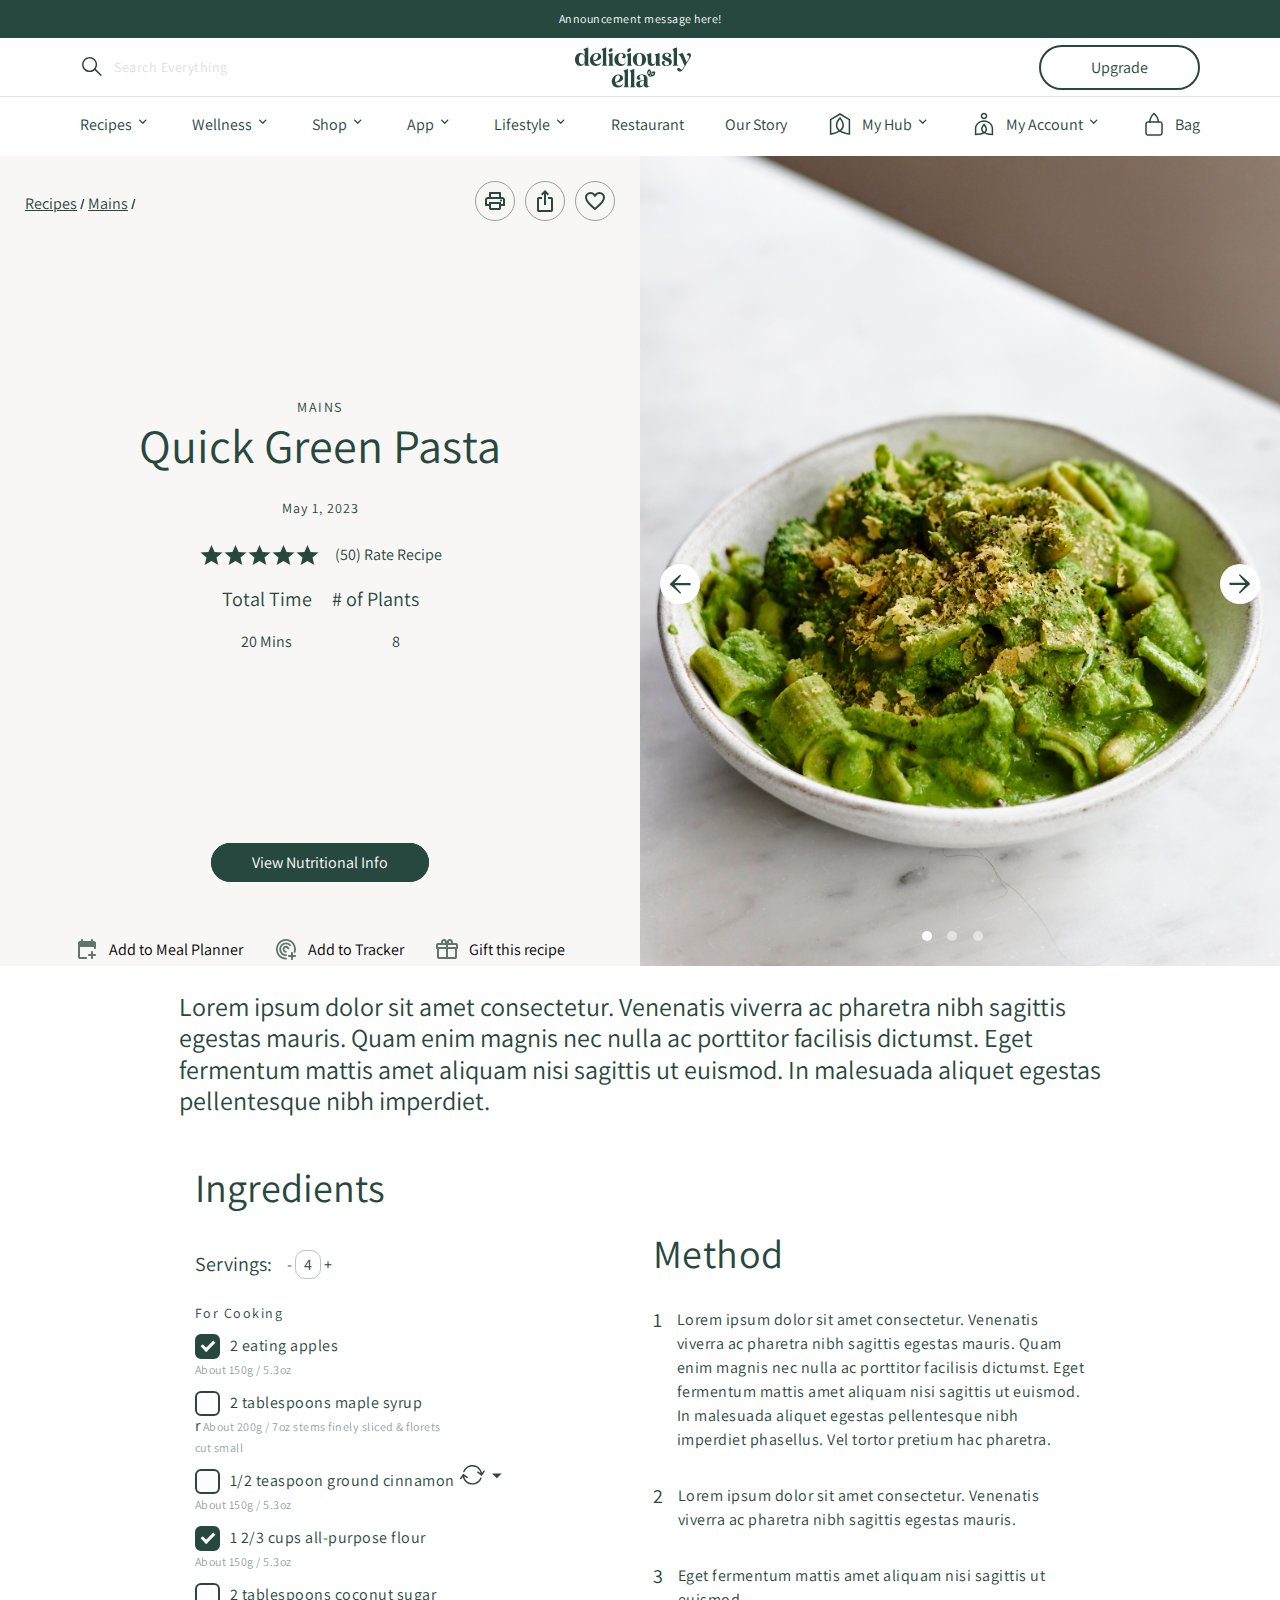
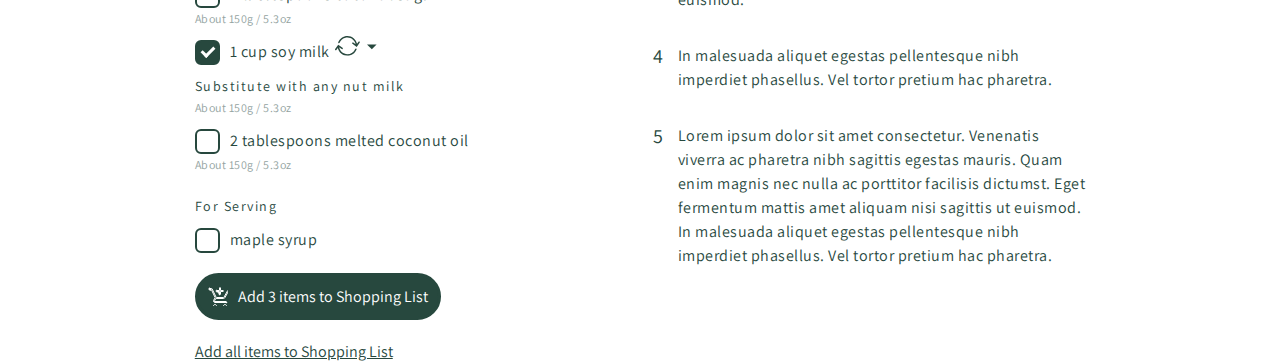
<file: task6.html>
<!DOCTYPE html>
<html lang="en">
<head>
    <meta charset="UTF-8">
    <meta name="viewport" content="width=device-width, initial-scale=1.0">
    <title>task6</title>
    <link rel="stylesheet" href="task6.css">
    <link rel="preconnect" href="https://fonts.googleapis.com">
    <link rel="preconnect" href="https://fonts.gstatic.com" crossorigin>
    <link href="https://fonts.googleapis.com/css2?family=Assistant:wght@200..800&family=Cairo:wght@200..1000&family=Roboto:ital,wght@0,100;0,300;0,400;0,500;0,700;0,900;1,100;1,300;1,400;1,500;1,700;1,900&family=Work+Sans:ital,wght@0,100..900;1,100..900&display=swap" rel="stylesheet">
</head>
<body>
    <div class="header">
        <div class="contanier">
            <div class="main-title">
                <h5 class="main-title-pragragh">Announcement message here!</h5>
            </div>
            <div class="menu">
                <div class="header-menu-icons">
                    <svg class="icon-menu" width="24" height="24" viewBox="0 0 24 24" fill="none" xmlns="http://www.w3.org/2000/svg">
                        <path d="M4 18H20C20.55 18 21 17.55 21 17C21 16.45 20.55 16 20 16H4C3.45 16 3 16.45 3 17C3 17.55 3.45 18 4 18ZM4 13H20C20.55 13 21 12.55 21 12C21 11.45 20.55 11 20 11H4C3.45 11 3 11.45 3 12C3 12.55 3.45 13 4 13ZM3 7C3 7.55 3.45 8 4 8H20C20.55 8 21 7.55 21 7C21 6.45 20.55 6 20 6H4C3.45 6 3 6.45 3 7Z" fill="#27483E"/>
                    </svg>
                    <div class="menu-search">
                        <svg class="icon-search" width="24" height="24" viewBox="0 0 24 24" fill="none" xmlns="http://www.w3.org/2000/svg">
                            <g clip-path="url(#clip0_287_58)">
                            <path fill-rule="evenodd" clip-rule="evenodd" d="M13.8492 13.8493C16.1924 11.5061 16.1924 7.70713 13.8492 5.36399C11.5061 3.02084 7.70711 3.02084 5.36396 5.36399C3.02082 7.70713 3.02082 11.5061 5.36396 13.8493C7.70711 16.1924 11.5061 16.1924 13.8492 13.8493ZM14.9099 14.9099C17.8388 11.981 17.8388 7.23226 14.9099 4.30333C11.981 1.3744 7.23223 1.3744 4.3033 4.30333C1.37437 7.23226 1.37437 11.981 4.3033 14.9099C7.23223 17.8389 11.981 17.8389 14.9099 14.9099Z" fill="#27483E"/>
                            <path fill-rule="evenodd" clip-rule="evenodd" d="M20.3902 20.7435L14.0263 14.3796L15.0869 13.3189L21.4509 19.6829C21.7438 19.9758 21.7438 20.4506 21.4509 20.7435C21.158 21.0364 20.6831 21.0364 20.3902 20.7435Z" fill="#27483E"/>
                            </g>
                            <defs>
                            <clipPath id="clip0_287_58">
                            <rect width="24" height="24" fill="white"/>
                            </clipPath>
                            </defs>
                        </svg>
                        <h4>Search Everything</h4>
                    </div>                        
                    <svg class="logo" width="116" height="41" viewBox="0 0 116 41" fill="none" xmlns="http://www.w3.org/2000/svg">
                        <path d="M52.9758 37.4307V22.3073C52.9758 22.1061 52.7784 21.9671 52.5917 22.0366L48.603 23.5548L48.5815 23.5621C48.5061 23.5987 48.4523 23.6791 48.4523 23.7706C48.4523 23.8511 48.4918 23.9169 48.5528 23.9572V23.9645C49.4467 24.5462 49.7052 25.4607 49.7052 26.9021V37.4307C49.7052 39.1281 49.5796 39.5379 48.4199 40.1817V40.2329H54.2683V40.1817C53.1086 39.5379 52.983 39.1281 52.983 37.4307H52.9758Z" fill="#27483E"/>
                        <path d="M59.3016 37.4307V22.3073C59.3016 22.1061 59.1041 21.9671 58.9175 22.0366L54.9288 23.5548L54.9073 23.5621C54.8319 23.5987 54.7781 23.6791 54.7781 23.7706C54.7781 23.8511 54.8175 23.9169 54.8786 23.9572V23.9645C55.7725 24.5462 56.031 25.4607 56.031 26.9021V37.4307C56.031 39.1281 55.9054 39.5379 54.7457 40.1817V40.2329H60.594V40.1817C59.4344 39.5379 59.3088 39.1281 59.3088 37.4307H59.3016Z" fill="#27483E"/>
                        <path d="M72.4666 36.999C72.4666 35.2942 72.5168 33.6919 72.5168 31.8591C72.5168 28.7276 70.4705 27.4545 66.6973 27.4545C63.8 27.4545 61.8003 28.83 61.8003 30.6628C61.8003 31.9103 62.7481 32.7005 63.9724 32.7005C64.7945 32.7005 65.4694 32.4005 65.8823 31.8079C65.4335 31.6323 65.0135 31.3652 64.7694 30.9335C64.5647 30.5677 64.518 30.1434 64.5539 29.73C64.5539 29.7226 64.5539 29.719 64.5539 29.7153C64.5539 29.6861 64.5575 29.6531 64.5611 29.6239C64.5611 29.6202 64.5611 29.6129 64.5647 29.6092C64.6832 28.6654 65.333 27.9411 66.6183 27.9411C68.2913 27.9411 68.9159 29.3166 68.9159 30.8421V32.9273L67.0168 33.2822C64.019 33.8419 61.2223 34.4272 61.2223 37.2258C61.2223 39.3879 62.8953 40.4085 64.8699 40.4085C66.9665 40.4085 68.5892 39.0586 68.9411 37.3283C68.9411 37.5075 68.9913 38.0928 68.9913 38.1953C69.1924 39.5708 70.0899 40.4598 71.8634 40.4598C72.9871 40.4598 74.0355 39.9769 74.5847 39.3147V39.2635C74.4088 39.3659 74.1611 39.4171 73.9601 39.4171C72.7861 39.4171 72.463 38.5757 72.463 36.999H72.4666ZM68.8693 35.854C68.8441 37.6612 67.8461 38.9086 66.5213 38.9086C65.473 38.9086 64.8232 38.1697 64.8232 36.721C64.8232 35.0162 65.6741 34.076 67.6199 33.6663L68.9195 33.3846L68.8693 35.854Z" fill="#27483E"/>
                        <path d="M13.2799 15.9418V5.99857L13.287 0.785488C13.287 0.584282 13.0932 0.448925 12.9065 0.518432L8.60193 2.01834L8.58039 2.02565C8.50499 2.06224 8.45114 2.13906 8.45114 2.23418C8.45114 2.311 8.49063 2.37685 8.55167 2.42075V2.42807C9.4097 2.98779 9.67537 3.85846 9.68973 5.21203V9.12641C9.19071 7.34482 7.74389 5.94735 5.57187 5.94735C2.49513 5.94735 0 8.56669 0 12.5835C0 16.6003 2.41974 18.9672 5.39236 18.9672C7.63978 18.9672 9.18712 17.3905 9.68614 15.4553V18.7112H14.6297V18.6599C13.506 18.0234 13.2834 17.4893 13.2834 15.9382L13.2799 15.9418ZM9.68614 13.6517C9.68614 15.9674 8.26446 17.4417 6.79251 17.4417C4.91846 17.4417 3.84502 15.6601 3.84502 12.5835C3.84502 9.12276 4.8682 7.13996 6.76738 7.13996C8.23933 7.13996 9.68614 8.69108 9.68614 11.1604V13.6517Z" fill="#27483E"/>
                        <path d="M39.1718 18.6636C38.0481 18.0271 37.5455 17.621 37.5455 15.9418V9.47761H37.5383L37.5419 6.2327C37.5419 6.03149 37.348 5.89613 37.1613 5.96564L33.2122 7.34116L33.1907 7.34848C33.1153 7.38506 33.0614 7.46189 33.0614 7.557C33.0614 7.63383 33.1009 7.69968 33.1619 7.74358V7.75089C34.0451 8.3289 34.3036 9.35689 34.3036 10.7836V15.9455C34.3036 17.6246 34.1779 18.0307 33.0542 18.6673V18.7185H39.1718V18.6636Z" fill="#27483E"/>
                        <path d="M22.5854 17.193C20.7976 17.193 19.2969 16.1357 18.6435 14.1346C19.2395 14.0907 26.1504 13.5054 26.3228 9.65687C26.3587 8.88131 25.2098 5.06936 20.137 6.13758C17.9075 6.60584 15.0713 9.03496 14.9744 12.6201C14.9744 12.6201 14.9744 12.6347 14.9744 12.642C14.96 13.3152 15.0354 14.0249 15.2329 14.7712C15.2472 14.8224 15.2616 14.8699 15.276 14.9175C15.3047 15.0199 15.3334 15.1224 15.3657 15.2248H15.3729C16.2381 17.76 18.4173 18.9636 20.9663 18.9636C23.7845 18.9636 25.9889 17.3722 26.6028 14.6029L26.4484 14.5261C25.6801 16.3516 24.2441 17.1893 22.5819 17.1893L22.5854 17.193ZM18.4604 13.4396C18.3563 12.9347 18.2953 12.3786 18.2917 11.7787C18.2953 11.2153 18.3491 10.5239 18.5071 9.72638C18.9594 7.79113 20.2267 6.2766 22.0254 6.85461C23.2999 7.26434 23.6768 8.87765 22.5962 10.769C21.0561 13.4615 18.6507 13.4469 18.4604 13.4396Z" fill="#27483E"/>
                        <path d="M48.262 36.0661C47.4937 37.8916 46.0577 38.7294 44.3954 38.7294C42.6075 38.7294 41.1069 37.6721 40.4535 35.671C41.0494 35.6271 47.9604 35.0418 48.1327 31.1933C48.1686 30.4177 47.0198 26.6058 41.947 27.674C39.7175 28.1423 36.8813 30.5714 36.7844 34.1565C36.7844 34.1565 36.7844 34.1711 36.7844 34.1785C36.77 34.8516 36.8454 35.5613 37.0429 36.3076C37.0572 36.3588 37.0716 36.4064 37.0859 36.4539C37.1147 36.5564 37.1434 36.6588 37.1757 36.7612H37.1829C38.0481 39.2964 40.2273 40.5 42.7763 40.5C45.5945 40.5 47.7989 38.9086 48.4128 36.1393L48.2584 36.0625L48.262 36.0661ZM40.2704 34.9723C40.1663 34.4675 40.1052 33.9114 40.1016 33.3114C40.1052 32.7481 40.1591 32.0566 40.3171 31.2591C40.7694 29.3239 42.0367 27.8094 43.8354 28.3874C45.1099 28.7971 45.4868 30.4104 44.4062 32.3018C42.866 34.9943 40.4607 34.9796 40.2704 34.9723Z" fill="#27483E"/>
                        <path d="M57.266 18.6636C56.1423 18.0271 55.9915 17.621 55.9915 15.9418V6.2327C55.9915 6.03149 55.7976 5.89613 55.611 5.96564L51.6618 7.34116L51.6403 7.34848C51.5649 7.38506 51.511 7.46189 51.511 7.557C51.511 7.63383 51.5505 7.69968 51.6116 7.74358V7.75089C52.4947 8.3289 52.7532 9.35689 52.7532 10.7836V15.9455C52.7532 17.6246 52.6276 18.0307 51.5039 18.6673V18.7185H57.2696V18.6673L57.266 18.6636Z" fill="#27483E"/>
                        <path d="M64.4032 18.9709C68.0974 18.9709 70.9946 16.326 70.9946 12.4591C70.9946 8.5923 68.0974 5.94735 64.4032 5.94735C60.7089 5.94735 57.8368 8.5923 57.8368 12.4591C57.8368 16.326 60.7341 18.9709 64.4032 18.9709ZM64.4032 6.43025C66.2521 6.43025 67.1245 8.72034 67.1245 12.4591C67.1245 16.1979 66.2521 18.5136 64.4032 18.5136C62.5543 18.5136 61.707 16.1979 61.707 12.4591C61.707 8.72034 62.5794 6.43025 64.4032 6.43025Z" fill="#27483E"/>
                        <path d="M84.5509 16.0955V9.2508L84.5545 6.22904C84.5545 6.02783 84.3606 5.89248 84.174 5.96198L79.8694 7.46189L79.8479 7.4692C79.7725 7.50579 79.7186 7.58261 79.7186 7.67773C79.7186 7.75455 79.7581 7.8204 79.8191 7.8643V7.87162C80.7023 8.44963 80.9608 9.35323 80.9608 10.7763V13.2237C80.9608 15.7406 79.7868 17.1161 78.2897 17.1161C76.7927 17.1161 76.2685 15.8687 76.2685 14.5224V6.22904C76.2721 6.02783 76.0782 5.89248 75.8951 5.96198L71.5906 7.46189L71.569 7.4692C71.4937 7.50579 71.4398 7.58261 71.4398 7.67773C71.4398 7.75455 71.4793 7.8204 71.5403 7.8643V7.87162C72.4091 8.43865 72.6712 9.3203 72.6784 10.6995V14.548C72.6784 17.193 74.0749 18.9746 76.5737 18.9746C78.7206 18.9746 80.3684 17.6246 80.968 15.2358V18.7221H86.0336V18.6709C84.9351 18.1112 84.5617 17.7307 84.5617 16.1028L84.5509 16.0955Z" fill="#27483E"/>
                        <path d="M103.316 18.6673C102.157 18.0234 102.031 17.6137 102.031 15.9162V0.792805C102.031 0.591598 101.834 0.452583 101.647 0.522091L97.6584 2.04029L97.6369 2.0476C97.5615 2.08419 97.5077 2.16467 97.5077 2.25613C97.5077 2.33661 97.5472 2.40246 97.6082 2.4427V2.45002C98.5021 3.03169 98.7606 3.94626 98.7606 5.38763V15.9162C98.7606 17.6137 98.635 18.0234 97.4754 18.6673V18.7185H103.324V18.6673H103.316Z" fill="#27483E"/>
                        <path d="M31.1874 15.9162V0.792805C31.1874 0.591598 30.9899 0.452583 30.8032 0.522091L26.8146 2.04029L26.7931 2.0476C26.7177 2.08419 26.6638 2.16467 26.6638 2.25613C26.6638 2.33661 26.7033 2.40246 26.7643 2.4427V2.45002C27.6583 3.03169 27.9168 3.94626 27.9168 5.38763V15.9162C27.9168 17.6137 27.7911 18.0234 26.6315 18.6673V18.7185H32.4798V18.6673C31.3202 18.0234 31.1946 17.6137 31.1946 15.9162H31.1874Z" fill="#27483E"/>
                        <path d="M115.523 6.75218C114.79 5.75346 113.57 5.69859 112.586 6.44122C111.926 6.94241 111.57 7.70334 111.577 8.32159C112.037 8.18989 112.579 8.13136 113.028 8.33256C113.405 8.50084 113.685 8.71669 113.9 9.06788C113.9 9.07154 114.417 9.92027 114.047 10.908C113.99 11.0653 113.864 11.3872 113.609 11.8738C113.609 11.8738 113.609 11.8811 113.606 11.8811L111.624 15.2248L108.982 8.95813C108.777 8.47524 107.987 6.59121 107.815 6.17782C107.783 6.01686 107.614 5.91077 107.452 5.96564L103.503 7.34482L103.482 7.35214C103.403 7.38506 103.349 7.46189 103.345 7.55335C103.345 7.63017 103.381 7.69968 103.439 7.74358V7.75089C104.472 8.05453 104.893 8.18623 106.39 11.4604L106.408 11.5007L109.578 18.6856L107.118 22.8341C105.697 22.8853 104.544 19.9696 102.559 21.3744C101.676 22 102.293 24.0998 104.465 24.5352C105.55 24.751 106.63 24.0303 107.24 23.5109C107.546 23.2511 107.801 22.9402 108.009 22.5963L115.415 10.1983C116.137 8.94716 116.209 7.68504 115.53 6.76315L115.523 6.75218Z" fill="#27483E"/>
                        <path d="M92.8692 10.7909C91.006 10.1142 89.8643 9.63492 89.8643 8.36183C89.8643 7.19117 90.6362 6.51805 91.9789 6.51805C91.9789 6.51805 91.9932 6.51805 92.0112 6.51805C92.3558 6.54365 92.6969 6.56926 93.0164 6.71925C93.3503 6.87656 93.7165 7.15459 93.8386 7.51676C93.8421 7.52774 93.8457 7.54237 93.8493 7.55335C93.8529 7.56066 93.8601 7.57164 93.8637 7.58261C93.8709 7.61188 93.8745 7.64114 93.8816 7.67041C93.8888 7.69968 93.896 7.7326 93.8996 7.76187C93.9678 8.19721 93.9068 8.62889 93.677 9.01301C93.5047 9.30567 93.3 9.55444 92.9841 9.76662C93.0954 9.88734 93.2031 9.95319 93.3288 10.0264C93.9319 10.3776 94.5745 10.3556 95.1095 10.1324C95.5977 9.92758 95.9639 9.46298 96.1039 8.94716C96.3947 7.8643 95.6588 6.94241 94.7828 6.43756C93.9319 5.94735 92.9231 5.80834 91.9609 5.80834C91.8748 5.80834 91.7922 5.80834 91.6988 5.81565C91.2788 5.83394 90.8695 5.89248 90.4818 5.98393C90.3885 6.00223 90.2951 6.03149 90.2341 6.04978C89.9792 6.12661 89.7315 6.22172 89.4478 6.34245L89.4263 6.35342C88.0477 7.02289 87.2543 8.25208 87.2543 9.71906C87.2543 12.0311 88.9775 12.8725 91.0562 13.659C92.7328 14.2736 94.1186 14.8919 94.1186 16.2308C94.1186 17.3795 93.1708 18.3453 92.0938 18.4514C91.0383 18.5575 89.9935 18.188 89.5232 17.2405C89.5196 17.2332 89.5125 17.2296 89.5089 17.2222C89.4909 17.182 89.4766 17.1454 89.4622 17.1052C89.4514 17.0796 89.4407 17.0576 89.4335 17.032C89.4083 16.9662 89.3868 16.904 89.3689 16.8381C89.3689 16.8381 89.3689 16.8381 89.3689 16.8345C89.2396 16.4028 89.2145 15.9455 89.3653 15.5065C89.534 15.0126 89.8822 14.6248 90.2987 14.3322C90.252 14.2956 90.2054 14.2627 90.1551 14.2334C89.473 13.8164 88.579 13.809 87.8682 14.1712C87.5235 14.3468 87.2148 14.6102 87.0137 14.9468C86.6942 15.4809 86.6511 16.2528 86.8701 16.8345C87.0927 17.4198 87.5056 17.9137 88.0262 18.2466C88.5467 18.5795 89.1463 18.7477 89.7458 18.8758C91.5301 19.2489 93.8637 19.055 95.3392 17.8441C95.4936 17.7198 95.6516 17.5771 95.8131 17.4344L95.8311 17.4161C96.4952 16.7064 96.8471 15.8174 96.8471 14.848C96.8471 12.3201 94.6427 11.475 92.8728 10.7946L92.8692 10.7909Z" fill="#27483E"/>
                        <path d="M45.5838 18.9709C48.3302 18.9709 50.4771 17.4198 51.0766 14.7236L50.9259 14.6468C50.1755 16.4284 48.779 17.2405 47.1562 17.2405C44.8083 17.2405 43.1856 15.3346 43.1856 11.8738C43.1856 8.83375 44.2411 6.53268 46.1402 6.43756C47.3321 6.48878 47.9425 7.19117 48.0573 8.09843C48.0573 8.10209 48.0609 8.10575 48.0609 8.11306C48.0609 8.14233 48.0645 8.17526 48.0681 8.20452C48.0681 8.21184 48.0681 8.2155 48.0681 8.21916C48.1004 8.63254 48.0573 9.05691 47.8527 9.42274C47.6983 9.69711 47.5224 9.891 47.2388 10.0885C47.1131 10.18 46.9875 10.2751 46.8439 10.3337C46.8223 10.341 46.8044 10.3519 46.7864 10.3593C46.8403 10.4361 46.8582 10.4507 46.9229 10.5166C47.3393 10.9629 47.9425 11.1897 48.6533 11.1897C49.874 11.1897 50.8217 10.4032 50.8253 9.163C50.8253 9.163 50.8253 9.15934 50.8253 9.15568C50.8253 9.10081 50.8181 9.04959 50.8146 8.99837C50.6997 7.18751 48.8436 5.94735 46.2336 5.94735C46.151 5.94735 46.0684 5.94735 45.9823 5.95101C45.9823 5.95101 45.9787 5.95101 45.9751 5.95101C42.3239 6.06442 39.3908 8.55938 39.3908 12.7115C39.3908 16.8637 42.3598 18.9709 45.5802 18.9709H45.5838Z" fill="#27483E"/>
                        <path d="M55.2268 4.2938C56.4044 3.09388 55.7689 1.4513 55.7689 1.4513C55.7689 1.4513 54.157 0.80378 52.9794 2.0037C51.8018 3.20363 52.4373 4.8462 52.4373 4.8462C52.4373 4.8462 54.0493 5.49372 55.2268 4.2938Z" fill="#27483E"/>
                        <path d="M36.7916 4.2938C37.9691 3.09388 37.3337 1.4513 37.3337 1.4513C37.3337 1.4513 35.7217 0.80378 34.5441 2.0037C33.3666 3.20363 34.002 4.8462 34.002 4.8462C34.002 4.8462 35.614 5.49372 36.7916 4.2938Z" fill="#27483E"/>
                        <path d="M75.4428 28.0654C76.107 27.085 76.4444 26.3716 76.3511 25.0986C76.3511 25.0839 76.3475 25.0729 76.3439 25.062C76.1393 23.3938 74.2365 21.989 74.2221 21.9817C74.2042 21.989 72.2763 23.4121 72.0932 25.0986C72.0034 26.3716 72.3409 27.085 73.0051 28.0654C73.2026 28.3581 73.6585 28.9068 73.9601 29.3934C74.2616 29.88 74.2221 30.3372 74.2221 30.3372C74.2221 30.3372 74.2509 30.2458 74.3047 30.1104C74.3837 29.8982 74.5201 29.5763 74.6745 29.2946C74.9366 28.8227 75.2453 28.3581 75.4428 28.0654ZM73.8488 26.8216C73.382 26.8216 73.0051 26.4375 73.0051 25.8229C73.0051 25.2083 73.3964 24.7839 73.8775 24.7839C74.2186 24.7839 74.4447 25.0034 74.5237 25.2815V24.6669C74.5237 24.4547 74.4806 24.3193 74.3442 24.2315C74.3442 24.2315 74.3298 24.2132 74.3298 24.2023C74.3298 24.1876 74.337 24.1767 74.3514 24.1693L75.0263 23.9352C75.055 23.9242 75.0874 23.9462 75.0874 23.9755V26.3497C75.0874 26.5911 75.1233 26.6753 75.2992 26.7777V26.785H74.5237V26.2765C74.4447 26.5802 74.2042 26.8253 73.8524 26.8253L73.8488 26.8216Z" fill="#27483E"/>
                        <path d="M78.1749 26.7155C78.3436 26.4192 78.2862 26.1704 78.0851 26.1046C77.8051 26.0131 77.6076 26.2509 77.5358 26.5509C77.5107 26.6753 77.5035 26.7814 77.5035 26.8692C77.5035 26.9643 77.5143 27.0484 77.5286 27.1289C77.5574 27.1289 77.9343 27.1289 78.1713 26.7119L78.1749 26.7155Z" fill="#27483E"/>
                        <path d="M74.5237 25.5997C74.5237 25.212 74.2975 24.9705 74.0678 24.9705C73.7698 24.9705 73.6118 25.2815 73.6118 25.8229C73.6118 26.3058 73.7806 26.5838 74.075 26.5838C74.3047 26.5838 74.5273 26.3534 74.5273 25.9912V25.5997H74.5237Z" fill="#27483E"/>
                        <path d="M80.1638 24.8205C80.1638 24.8205 78.0636 24.2059 76.6455 24.9339C76.6562 24.9815 76.6598 25.0291 76.667 25.0803C76.7604 26.3899 76.4229 27.1618 75.7192 28.2008C75.5146 28.5044 75.213 28.9581 74.9617 29.408C74.775 29.7446 74.6242 30.147 74.5596 30.3226C74.653 30.1799 74.8468 29.9385 75.1592 29.8104C75.6295 29.6202 75.8951 29.591 76.2434 29.569C77.4066 29.4922 78.3472 29.4044 79.2699 28.541C80.4546 27.3484 80.171 24.8388 80.1674 24.8205H80.1638ZM77.92 27.9923C77.5789 27.9923 77.2809 27.8533 77.1158 27.5643C77.1014 27.5423 77.0835 27.5057 77.0691 27.4728C77.0547 27.4399 77.044 27.4106 77.044 27.4106C77.0404 27.396 77.0332 27.3777 77.0296 27.363C77.0296 27.3557 77.026 27.3484 77.0224 27.3411C76.9901 27.224 76.9794 27.1143 76.9829 27.0082C76.9973 26.4485 77.4389 26.0717 77.7871 25.9985C78.577 25.8339 78.7565 26.4265 78.7493 26.5472C78.7206 27.1472 77.6471 27.2387 77.5538 27.246C77.6543 27.5569 77.8877 27.7216 78.1677 27.7216C78.4262 27.7216 78.6488 27.5899 78.7708 27.3082L78.796 27.3191C78.699 27.7508 78.358 27.9996 77.92 27.9996V27.9923Z" fill="#27483E"/>
                    </svg>
                    <svg class="icon-account" width="24" height="24" viewBox="0 0 24 24" fill="none" xmlns="http://www.w3.org/2000/svg">
                        <path fill-rule="evenodd" clip-rule="evenodd" d="M12 2.25C11.0335 2.25 10.25 3.0335 10.25 4C10.25 4.9665 11.0335 5.75 12 5.75C12.9665 5.75 13.75 4.9665 13.75 4C13.75 3.0335 12.9665 2.25 12 2.25ZM8.75 4C8.75 2.20507 10.2051 0.75 12 0.75C13.7949 0.75 15.25 2.20507 15.25 4C15.25 5.79493 13.7949 7.25 12 7.25C10.2051 7.25 8.75 5.79493 8.75 4Z" fill="#27483E"/>
                        <path fill-rule="evenodd" clip-rule="evenodd" d="M2.84961 16.6C2.84961 11.9146 7.06033 8.25 11.9996 8.25C16.9389 8.25 21.1496 11.9146 21.1496 16.6V23.3095L20.3424 23.2478C16.606 22.9621 14.0061 22.3189 12.2496 21.4363C11.9177 21.6137 11.574 21.7703 11.2286 21.9087C9.56253 22.5764 7.64832 22.9078 6.17804 23.0749C5.43745 23.159 4.79788 23.2027 4.3424 23.2254C4.11447 23.2368 3.93215 23.2429 3.80575 23.2462C3.74253 23.2479 3.69326 23.2488 3.65923 23.2493L3.61976 23.2498L3.60888 23.25L3.60571 23.25L3.6047 23.25C3.60436 23.25 3.60407 23.25 3.59961 22.5L3.6047 23.25L2.84961 23.2545V16.6ZM4.34961 21.7231C4.77367 21.7006 5.349 21.6594 6.00868 21.5845C7.4259 21.4234 9.18669 21.1111 10.6706 20.5163C10.7018 20.5038 10.7329 20.4912 10.7637 20.4785C9.53771 19.4503 9.06155 18.2297 9.07465 17.0045C9.0894 15.6259 9.72206 14.3532 10.2917 13.4724C10.5826 13.0226 10.8719 12.6524 11.089 12.394C11.1978 12.2644 11.2893 12.162 11.3549 12.0906C11.3877 12.0549 11.4141 12.0269 11.433 12.0071L11.4556 11.9836L11.4625 11.9766L11.4647 11.9743L11.4656 11.9734C11.4659 11.9731 11.4662 11.9727 11.9996 12.5L11.4656 11.9734L12.0418 11.3905L12.5715 12.0148C14.7235 14.5511 15.4496 16.6738 14.9529 18.4419C14.7282 19.2417 14.2722 19.8979 13.6872 20.4372C15.0562 20.981 16.9813 21.4288 19.6496 21.683V16.6C19.6496 12.8854 16.2603 9.75 11.9996 9.75C7.73888 9.75 4.34961 12.8854 4.34961 16.6V21.7231ZM12.2234 19.6956C12.8833 19.225 13.3298 18.6735 13.5088 18.0362C13.771 17.1031 13.5335 15.709 11.9837 13.675C11.8483 13.8511 11.6998 14.0573 11.5513 14.287C11.0397 15.078 10.5848 16.0616 10.5746 17.0205C10.5653 17.8881 10.9166 18.8397 12.2234 19.6956Z" fill="#27483E"/>
                    </svg>
                    <svg class="icon-presentation" width="22" height="24" viewBox="0 0 22 24" fill="none" xmlns="http://www.w3.org/2000/svg">
                        <path fill-rule="evenodd" clip-rule="evenodd" d="M11.2438 0.883371L10.8169 1.50001C11.2438 0.883371 11.244 0.883552 11.2443 0.883745L11.245 0.884197L11.2466 0.885331L11.2512 0.888519L11.2654 0.898568C11.2771 0.906895 11.2932 0.918477 11.3134 0.933281C11.3538 0.962883 11.4107 1.0054 11.4817 1.06058C11.6235 1.17088 11.8218 1.33212 12.057 1.54222C12.5266 1.96165 13.1482 2.58021 13.7615 3.38176C14.9855 4.98149 16.2069 7.35247 16.0576 10.3375L14.5595 10.2626C14.6852 7.74756 13.6607 5.71854 12.5702 4.29327C12.0262 3.58232 11.4733 3.03213 11.0578 2.66093C10.9942 2.6042 10.934 2.55174 10.8777 2.50364C8.29732 5.23245 7.52281 8.30647 7.44138 10.5275L5.94238 10.4725C6.03963 7.82023 7.01252 4.12097 10.2968 0.959668L10.739 0.533936L11.2438 0.883371Z" fill="#27483E"/>
                        <path fill-rule="evenodd" clip-rule="evenodd" d="M5 10.75C4.30964 10.75 3.75 11.3096 3.75 12V21C3.75 21.6904 4.30964 22.25 5 22.25H17C17.6904 22.25 18.25 21.6904 18.25 21V12C18.25 11.3096 17.6904 10.75 17 10.75H5ZM2.25 12C2.25 10.4812 3.48122 9.25 5 9.25H17C18.5188 9.25 19.75 10.4812 19.75 12V21C19.75 22.5188 18.5188 23.75 17 23.75H5C3.48122 23.75 2.25 22.5188 2.25 21V12Z" fill="#27483E"/>
                    </svg>
                    <h5 class="menu-Upgrade">Upgrade</h5>    
                </div>
            </div>
            <div class="menu-links">
                <a  href="#">Recipes
                    <svg width="16" height="17" viewBox="0 0 16 17" fill="none" xmlns="http://www.w3.org/2000/svg">
                        <path d="M7.71667 10.8667C7.62778 10.8667 7.54156 10.85 7.458 10.8167C7.37444 10.7833 7.30511 10.7389 7.25 10.6833L4.18333 7.61667C4.06111 7.49444 4 7.33889 4 7.15C4 6.96111 4.06111 6.80556 4.18333 6.68333C4.30556 6.56111 4.46111 6.5 4.65 6.5C4.83889 6.5 4.99444 6.56111 5.11667 6.68333L7.71667 9.28333L10.3167 6.68333C10.4389 6.56111 10.5944 6.5 10.7833 6.5C10.9722 6.5 11.1278 6.56111 11.25 6.68333C11.3722 6.80556 11.4333 6.96111 11.4333 7.15C11.4333 7.33889 11.3722 7.49444 11.25 7.61667L8.18333 10.6833C8.11667 10.75 8.04444 10.7973 7.96667 10.8253C7.88889 10.8533 7.80556 10.8671 7.71667 10.8667Z" fill="#27483E"/>
                    </svg>
                </a>
                <a href="#">Wellness
                    <svg width="16" height="17" viewBox="0 0 16 17" fill="none" xmlns="http://www.w3.org/2000/svg">
                        <path d="M7.71667 10.8667C7.62778 10.8667 7.54156 10.85 7.458 10.8167C7.37444 10.7833 7.30511 10.7389 7.25 10.6833L4.18333 7.61667C4.06111 7.49444 4 7.33889 4 7.15C4 6.96111 4.06111 6.80556 4.18333 6.68333C4.30556 6.56111 4.46111 6.5 4.65 6.5C4.83889 6.5 4.99444 6.56111 5.11667 6.68333L7.71667 9.28333L10.3167 6.68333C10.4389 6.56111 10.5944 6.5 10.7833 6.5C10.9722 6.5 11.1278 6.56111 11.25 6.68333C11.3722 6.80556 11.4333 6.96111 11.4333 7.15C11.4333 7.33889 11.3722 7.49444 11.25 7.61667L8.18333 10.6833C8.11667 10.75 8.04444 10.7973 7.96667 10.8253C7.88889 10.8533 7.80556 10.8671 7.71667 10.8667Z" fill="#27483E"/>
                    </svg> 
                </a>
                <a href="#">Shop
                    <svg width="16" height="17" viewBox="0 0 16 17" fill="none" xmlns="http://www.w3.org/2000/svg">
                        <path d="M7.71667 10.8667C7.62778 10.8667 7.54156 10.85 7.458 10.8167C7.37444 10.7833 7.30511 10.7389 7.25 10.6833L4.18333 7.61667C4.06111 7.49444 4 7.33889 4 7.15C4 6.96111 4.06111 6.80556 4.18333 6.68333C4.30556 6.56111 4.46111 6.5 4.65 6.5C4.83889 6.5 4.99444 6.56111 5.11667 6.68333L7.71667 9.28333L10.3167 6.68333C10.4389 6.56111 10.5944 6.5 10.7833 6.5C10.9722 6.5 11.1278 6.56111 11.25 6.68333C11.3722 6.80556 11.4333 6.96111 11.4333 7.15C11.4333 7.33889 11.3722 7.49444 11.25 7.61667L8.18333 10.6833C8.11667 10.75 8.04444 10.7973 7.96667 10.8253C7.88889 10.8533 7.80556 10.8671 7.71667 10.8667Z" fill="#27483E"/>
                    </svg> 
                </a>
                <a href="#">App
                    <svg width="16" height="17" viewBox="0 0 16 17" fill="none" xmlns="http://www.w3.org/2000/svg">
                        <path d="M7.71667 10.8667C7.62778 10.8667 7.54156 10.85 7.458 10.8167C7.37444 10.7833 7.30511 10.7389 7.25 10.6833L4.18333 7.61667C4.06111 7.49444 4 7.33889 4 7.15C4 6.96111 4.06111 6.80556 4.18333 6.68333C4.30556 6.56111 4.46111 6.5 4.65 6.5C4.83889 6.5 4.99444 6.56111 5.11667 6.68333L7.71667 9.28333L10.3167 6.68333C10.4389 6.56111 10.5944 6.5 10.7833 6.5C10.9722 6.5 11.1278 6.56111 11.25 6.68333C11.3722 6.80556 11.4333 6.96111 11.4333 7.15C11.4333 7.33889 11.3722 7.49444 11.25 7.61667L8.18333 10.6833C8.11667 10.75 8.04444 10.7973 7.96667 10.8253C7.88889 10.8533 7.80556 10.8671 7.71667 10.8667Z" fill="#27483E"/>
                    </svg> 
                </a>
                <a href="#">Lifestyle
                    <svg width="16" height="17" viewBox="0 0 16 17" fill="none" xmlns="http://www.w3.org/2000/svg">
                        <path d="M7.71667 10.8667C7.62778 10.8667 7.54156 10.85 7.458 10.8167C7.37444 10.7833 7.30511 10.7389 7.25 10.6833L4.18333 7.61667C4.06111 7.49444 4 7.33889 4 7.15C4 6.96111 4.06111 6.80556 4.18333 6.68333C4.30556 6.56111 4.46111 6.5 4.65 6.5C4.83889 6.5 4.99444 6.56111 5.11667 6.68333L7.71667 9.28333L10.3167 6.68333C10.4389 6.56111 10.5944 6.5 10.7833 6.5C10.9722 6.5 11.1278 6.56111 11.25 6.68333C11.3722 6.80556 11.4333 6.96111 11.4333 7.15C11.4333 7.33889 11.3722 7.49444 11.25 7.61667L8.18333 10.6833C8.11667 10.75 8.04444 10.7973 7.96667 10.8253C7.88889 10.8533 7.80556 10.8671 7.71667 10.8667Z" fill="#27483E"/>
                    </svg> 
                </a>
                <a href="#">Restaurant</a>
                <a href="#">Our Story</a>
                <div class="my-hub-link">
                    <svg width="24" height="24" viewBox="0 0 24 24" fill="none" xmlns="http://www.w3.org/2000/svg">
                        <path fill-rule="evenodd" clip-rule="evenodd" d="M11.9962 1.12494L22.1496 7.17378V22.9819L21.2791 22.8402C16.965 22.1379 13.91 21.0629 11.8119 19.745C11.7909 19.7584 11.7698 19.7717 11.7486 19.785C9.80541 21.0061 7.53401 21.7673 5.77519 22.2229C4.89075 22.452 4.12474 22.6067 3.5784 22.7043C3.30504 22.7531 3.08612 22.7878 2.93425 22.8104C2.85831 22.8217 2.79908 22.83 2.75814 22.8356L2.71064 22.8419L2.69754 22.8436L2.69371 22.8441L2.69249 22.8442C2.69207 22.8443 2.69173 22.8443 2.59961 22.1L2.69249 22.8442L1.84961 22.9485V7.27765L11.9962 1.12494ZM3.34961 21.2214C3.86342 21.1288 4.57732 20.9837 5.39902 20.7708C6.94728 20.3697 8.8412 19.7375 10.4982 18.7865C10.4525 18.7476 10.4076 18.7085 10.3632 18.6692C8.28068 16.8244 7.7011 14.6795 7.89041 12.6672C8.07543 10.7005 8.98786 8.89673 9.81494 7.61644C10.2328 6.96959 10.6393 6.44048 10.9423 6.07193C11.0941 5.88737 11.2204 5.74233 11.3102 5.64211C11.355 5.59199 11.3908 5.55302 11.416 5.52588L11.4457 5.49409L11.4544 5.48499L11.4571 5.48216L11.458 5.48118C11.4583 5.48081 11.4587 5.48049 11.9996 5.99998L11.458 5.48118L12.0532 4.86141L12.5869 5.53357C15.3538 9.01774 16.2528 11.938 15.8259 14.3822C15.5048 16.2208 14.4553 17.6626 13.1289 18.7828C14.8384 19.7416 17.2635 20.5921 20.6496 21.2096V8.02618L12.003 2.87502L3.34961 8.12231V21.2214ZM11.8101 17.9196C13.131 16.9072 14.0801 15.6595 14.3483 14.1241C14.6474 12.4117 14.1331 10.1487 11.966 7.19133C11.7105 7.51164 11.3962 7.93307 11.0749 8.43039C10.3051 9.62198 9.53629 11.1869 9.38381 12.8077C9.23562 14.3829 9.66229 16.0444 11.3579 17.5464C11.4993 17.6717 11.6499 17.7962 11.8101 17.9196Z" fill="#27483E"/>
                        </svg>
                    <a href="#">My Hub
                        <svg width="16" height="17" viewBox="0 0 16 17" fill="none" xmlns="http://www.w3.org/2000/svg">
                            <path d="M7.71667 10.8667C7.62778 10.8667 7.54156 10.85 7.458 10.8167C7.37444 10.7833 7.30511 10.7389 7.25 10.6833L4.18333 7.61667C4.06111 7.49444 4 7.33889 4 7.15C4 6.96111 4.06111 6.80556 4.18333 6.68333C4.30556 6.56111 4.46111 6.5 4.65 6.5C4.83889 6.5 4.99444 6.56111 5.11667 6.68333L7.71667 9.28333L10.3167 6.68333C10.4389 6.56111 10.5944 6.5 10.7833 6.5C10.9722 6.5 11.1278 6.56111 11.25 6.68333C11.3722 6.80556 11.4333 6.96111 11.4333 7.15C11.4333 7.33889 11.3722 7.49444 11.25 7.61667L8.18333 10.6833C8.11667 10.75 8.04444 10.7973 7.96667 10.8253C7.88889 10.8533 7.80556 10.8671 7.71667 10.8667Z" fill="#27483E"/>
                        </svg>
                    </a> 
                </div>
                <div class="my-Account-link">
                    <svg width="24" height="24" viewBox="0 0 24 24" fill="none" xmlns="http://www.w3.org/2000/svg">
                        <path fill-rule="evenodd" clip-rule="evenodd" d="M12 2.25C11.0335 2.25 10.25 3.0335 10.25 4C10.25 4.9665 11.0335 5.75 12 5.75C12.9665 5.75 13.75 4.9665 13.75 4C13.75 3.0335 12.9665 2.25 12 2.25ZM8.75 4C8.75 2.20507 10.2051 0.75 12 0.75C13.7949 0.75 15.25 2.20507 15.25 4C15.25 5.79493 13.7949 7.25 12 7.25C10.2051 7.25 8.75 5.79493 8.75 4Z" fill="#27483E"/>
                        <path fill-rule="evenodd" clip-rule="evenodd" d="M2.84961 16.6C2.84961 11.9146 7.06033 8.25 11.9996 8.25C16.9389 8.25 21.1496 11.9146 21.1496 16.6V23.3095L20.3424 23.2478C16.606 22.9621 14.0061 22.3189 12.2496 21.4363C11.9177 21.6137 11.574 21.7703 11.2286 21.9087C9.56253 22.5764 7.64832 22.9078 6.17804 23.0749C5.43745 23.159 4.79788 23.2027 4.3424 23.2254C4.11447 23.2368 3.93215 23.2429 3.80575 23.2462C3.74253 23.2479 3.69326 23.2488 3.65923 23.2493L3.61976 23.2498L3.60888 23.25L3.60571 23.25L3.6047 23.25C3.60436 23.25 3.60407 23.25 3.59961 22.5L3.6047 23.25L2.84961 23.2545V16.6ZM4.34961 21.7231C4.77367 21.7006 5.349 21.6594 6.00868 21.5845C7.4259 21.4234 9.18669 21.1111 10.6706 20.5163C10.7018 20.5038 10.7329 20.4912 10.7637 20.4785C9.53771 19.4503 9.06155 18.2297 9.07465 17.0045C9.0894 15.6259 9.72206 14.3532 10.2917 13.4724C10.5826 13.0226 10.8719 12.6524 11.089 12.394C11.1978 12.2644 11.2893 12.162 11.3549 12.0906C11.3877 12.0549 11.4141 12.0269 11.433 12.0071L11.4556 11.9836L11.4625 11.9766L11.4647 11.9743L11.4656 11.9734C11.4659 11.9731 11.4662 11.9727 11.9996 12.5L11.4656 11.9734L12.0418 11.3905L12.5715 12.0148C14.7235 14.5511 15.4496 16.6738 14.9529 18.4419C14.7282 19.2417 14.2722 19.8979 13.6872 20.4372C15.0562 20.981 16.9813 21.4288 19.6496 21.683V16.6C19.6496 12.8854 16.2603 9.75 11.9996 9.75C7.73888 9.75 4.34961 12.8854 4.34961 16.6V21.7231ZM12.2234 19.6956C12.8833 19.225 13.3298 18.6735 13.5088 18.0362C13.771 17.1031 13.5335 15.709 11.9837 13.675C11.8483 13.8511 11.6998 14.0573 11.5513 14.287C11.0397 15.078 10.5848 16.0616 10.5746 17.0205C10.5653 17.8881 10.9166 18.8397 12.2234 19.6956Z" fill="#27483E"/>
                    </svg>
                    <a href="#">My Account
                        <svg width="16" height="17" viewBox="0 0 16 17" fill="none" xmlns="http://www.w3.org/2000/svg">
                            <path d="M7.71667 10.8667C7.62778 10.8667 7.54156 10.85 7.458 10.8167C7.37444 10.7833 7.30511 10.7389 7.25 10.6833L4.18333 7.61667C4.06111 7.49444 4 7.33889 4 7.15C4 6.96111 4.06111 6.80556 4.18333 6.68333C4.30556 6.56111 4.46111 6.5 4.65 6.5C4.83889 6.5 4.99444 6.56111 5.11667 6.68333L7.71667 9.28333L10.3167 6.68333C10.4389 6.56111 10.5944 6.5 10.7833 6.5C10.9722 6.5 11.1278 6.56111 11.25 6.68333C11.3722 6.80556 11.4333 6.96111 11.4333 7.15C11.4333 7.33889 11.3722 7.49444 11.25 7.61667L8.18333 10.6833C8.11667 10.75 8.04444 10.7973 7.96667 10.8253C7.88889 10.8533 7.80556 10.8671 7.71667 10.8667Z" fill="#27483E"/>
                        </svg>
                    </a>
                </div>
                <div class="bag-link">
                    <svg width="22" height="24" viewBox="0 0 22 24" fill="none" xmlns="http://www.w3.org/2000/svg">
                        <path fill-rule="evenodd" clip-rule="evenodd" d="M11.2438 0.883371L10.8169 1.50001C11.2438 0.883371 11.244 0.883552 11.2443 0.883745L11.245 0.884197L11.2466 0.885331L11.2512 0.888519L11.2654 0.898568C11.2771 0.906895 11.2932 0.918477 11.3134 0.933281C11.3538 0.962883 11.4107 1.0054 11.4817 1.06058C11.6235 1.17088 11.8218 1.33212 12.057 1.54222C12.5266 1.96165 13.1482 2.58021 13.7615 3.38176C14.9855 4.98149 16.2069 7.35247 16.0576 10.3375L14.5595 10.2626C14.6852 7.74756 13.6607 5.71854 12.5702 4.29327C12.0262 3.58232 11.4733 3.03213 11.0578 2.66093C10.9942 2.6042 10.934 2.55174 10.8777 2.50364C8.29732 5.23245 7.52281 8.30647 7.44138 10.5275L5.94238 10.4725C6.03963 7.82023 7.01252 4.12097 10.2968 0.959668L10.739 0.533936L11.2438 0.883371Z" fill="#27483E"/>
                        <path fill-rule="evenodd" clip-rule="evenodd" d="M5 10.75C4.30964 10.75 3.75 11.3096 3.75 12V21C3.75 21.6904 4.30964 22.25 5 22.25H17C17.6904 22.25 18.25 21.6904 18.25 21V12C18.25 11.3096 17.6904 10.75 17 10.75H5ZM2.25 12C2.25 10.4812 3.48122 9.25 5 9.25H17C18.5188 9.25 19.75 10.4812 19.75 12V21C19.75 22.5188 18.5188 23.75 17 23.75H5C3.48122 23.75 2.25 22.5188 2.25 21V12Z" fill="#27483E"/>
                    </svg>
                    <a href="#">Bag</a>
                </div>
            </div>
        </div>
    </div>
    <div class="main-bar">
        <div class="contanier-nav">
            <div class="nav">
                <div class="section-nav">
                    <div class="nav-link">
                        <a href="#">Recipes</a>
                        <svg width="5" height="10" viewBox="0 0 5 10" fill="none" xmlns="http://www.w3.org/2000/svg">
                            <path d="M1.694 10H0.28L3.08 0.0459996H4.48L1.694 10Z" fill="#27483E"/>
                        </svg>
                        <a href="#">Mains</a>
                        <svg width="5" height="10" viewBox="0 0 5 10" fill="none" xmlns="http://www.w3.org/2000/svg">
                            <path d="M1.694 10H0.28L3.08 0.0459996H4.48L1.694 10Z" fill="#27483E"/>
                        </svg>                    
                    </div>
                    <div class="nav-icons">
                        <a href="#">
                            <svg width="40" height="40" viewBox="0 0 40 40" fill="none" xmlns="http://www.w3.org/2000/svg">
                                <rect x="0.5" y="0.5" width="39" height="39" rx="19.5" stroke="#93A39F"/>
                                <path d="M24 16V13H16V16H14V12C14 11.7167 14.096 11.479 14.288 11.287C14.48 11.095 14.7173 10.9993 15 11H25C25.2833 11 25.521 11.096 25.713 11.288C25.905 11.48 26.0007 11.7173 26 12V16H24ZM26 20.5C26.2833 20.5 26.521 20.404 26.713 20.212C26.905 20.02 27.0007 19.7827 27 19.5C27 19.2167 26.904 18.979 26.712 18.787C26.52 18.595 26.2827 18.4993 26 18.5C25.7167 18.5 25.479 18.596 25.287 18.788C25.095 18.98 24.9993 19.2173 25 19.5C25 19.7833 25.096 20.021 25.288 20.213C25.48 20.405 25.7173 20.5007 26 20.5ZM16 27H24V23H16V27ZM16 29C15.45 29 14.979 28.804 14.587 28.412C14.195 28.02 13.9993 27.5493 14 27V25H11C10.7167 25 10.479 24.904 10.287 24.712C10.095 24.52 9.99934 24.2827 10 24V19C10 18.15 10.2917 17.4373 10.875 16.862C11.4583 16.2867 12.1667 15.9993 13 16H27C27.85 16 28.5627 16.2877 29.138 16.863C29.7133 17.4383 30.0007 18.1507 30 19V24C30 24.2833 29.904 24.521 29.712 24.713C29.52 24.905 29.2827 25.0007 29 25H26V27C26 27.55 25.804 28.021 25.412 28.413C25.02 28.805 24.5493 29.0007 24 29H16ZM28 23V19C28 18.7167 27.904 18.479 27.712 18.287C27.52 18.095 27.2827 17.9993 27 18H13C12.7167 18 12.479 18.096 12.287 18.288C12.095 18.48 11.9993 18.7173 12 19V23H14V21H26V23H28Z" fill="#27483E"/>
                            </svg>
                        </a>
                        <a href="#">
                            <svg width="40" height="40" viewBox="0 0 40 40" fill="none" xmlns="http://www.w3.org/2000/svg">
                                <rect x="0.5" y="0.5" width="39" height="39" rx="19.5" stroke="#93A39F"/>
                                <g clip-path="url(#clip0_276_2504)">
                                <path d="M14 31C13.45 31 12.979 30.804 12.587 30.412C12.195 30.02 11.9993 29.5493 12 29V18C12 17.45 12.196 16.979 12.588 16.587C12.98 16.195 13.4507 15.9993 14 16H17V18H14V29H26V18H23V16H26C26.55 16 27.021 16.196 27.413 16.588C27.805 16.98 28.0007 17.4507 28 18V29C28 29.55 27.804 30.021 27.412 30.413C27.02 30.805 26.5493 31.0007 26 31H14ZM19 24V12.825L17.4 14.425L16 13L20 9L24 13L22.6 14.425L21 12.825V24H19Z" fill="#27483E"/>
                                </g>
                                <defs>
                                <clipPath id="clip0_276_2504">
                                <rect width="24" height="24" fill="white" transform="translate(8 8)"/>
                                </clipPath>
                                </defs>
                            </svg>
                        </a>
                        <a href="#">
                            <svg width="40" height="40" viewBox="0 0 40 40" fill="none" xmlns="http://www.w3.org/2000/svg">
                                <rect x="0.5" y="0.5" width="39" height="39" rx="19.5" stroke="#93A39F"/>
                                <path d="M19.2232 27.2905L19.2217 27.2892C16.6271 24.9364 14.5541 23.0515 13.118 21.2946C11.693 19.5512 11 18.0562 11 16.5C11 13.9635 12.9711 12 15.5 12C16.9377 12 18.3341 12.6745 19.2412 13.7313L20 14.6154L20.7588 13.7313C21.6659 12.6745 23.0623 12 24.5 12C27.0289 12 29 13.9635 29 16.5C29 18.0562 28.307 19.5512 26.882 21.2946C25.4459 23.0515 23.3729 24.9364 20.7783 27.2892L20.7768 27.2905L20 27.9977L19.2232 27.2905Z" stroke="#27483E" stroke-width="2"/>
                            </svg>
                        </a>
                    </div>
                </div>
                <div class="nav-text">
                    <span class="title-text">MAINS</span>
                    <h1>Quick Green Pasta</h1>
                    <h5 class="subject-text">May 1, 2023</h5>
                    <div class="evaluation-text">
                        <svg width="121" height="24" viewBox="0 0 121 24" fill="none" xmlns="http://www.w3.org/2000/svg">
                            <path d="M12.5 18.0737L19.298 22L17.494 14.6L23.5 9.62105L15.591 8.97895L12.5 2L9.409 8.97895L1.5 9.62105L7.506 14.6L5.702 22L12.5 18.0737Z" fill="#27483E"/>
                            <path d="M36.5 18.0737L43.298 22L41.494 14.6L47.5 9.62105L39.591 8.97895L36.5 2L33.409 8.97895L25.5 9.62105L31.506 14.6L29.702 22L36.5 18.0737Z" fill="#27483E"/>
                            <path d="M60.5 18.0737L67.298 22L65.494 14.6L71.5 9.62105L63.591 8.97895L60.5 2L57.409 8.97895L49.5 9.62105L55.506 14.6L53.702 22L60.5 18.0737Z" fill="#27483E"/>
                            <path d="M84.5 18.0737L91.298 22L89.494 14.6L95.5 9.62105L87.591 8.97895L84.5 2L81.409 8.97895L73.5 9.62105L79.506 14.6L77.702 22L84.5 18.0737Z" fill="#27483E"/>
                            <path d="M108.5 18.0737L115.298 22L113.494 14.6L119.5 9.62105L111.591 8.97895L108.5 2L105.409 8.97895L97.5 9.62105L103.506 14.6L101.702 22L108.5 18.0737Z" fill="#27483E"/>
                        </svg>
                        <span class="nummber-text">(50)  Rate Recipe</span>
                    </div>
                    <div class="time-text">
                        <div class="h-time-text">
                            <h2>Total Time</h2>
                            <h3># of Plants</h3>
                        </div>
                        <div class="h-nummber-text">
                            <span class="h2-nummber">20 Mins</span>
                            <span class="h3-nummber">8</span>
                        </div>
                    </div>
                </div>
            </div>
            <div class="bottum">
                <a href="#">View Nutritional Info</a>
            </div>
            <div class="main-bar-bottom">
                <div class="meal-plane">
                    <svg width="24" height="24" viewBox="0 0 24 24" fill="none" xmlns="http://www.w3.org/2000/svg">
                        <g clip-path="url(#clip0_276_2495)">
                        <path fill-rule="evenodd" clip-rule="evenodd" d="M5 22C4.45 22 3.979 21.804 3.587 21.412C3.195 21.02 2.99934 20.5493 3 20V6C3 5.45 3.196 4.979 3.588 4.587C3.98 4.195 4.45067 3.99934 5 4H6V3C6 2.71667 6.096 2.479 6.288 2.287C6.48 2.095 6.71734 1.99934 7 2C7.28334 2 7.521 2.096 7.713 2.288C7.905 2.48 8.00067 2.71734 8 3V4H16V3C16 2.71667 16.096 2.479 16.288 2.287C16.48 2.095 16.7173 1.99934 17 2C17.2833 2 17.521 2.096 17.713 2.288C17.905 2.48 18.0007 2.71734 18 3V4H19C19.55 4 20.021 4.196 20.413 4.588C20.805 4.98 21.0007 5.45067 21 6V11C21 11.2833 20.904 11.521 20.712 11.713C20.52 11.905 20.2827 12.0007 20 12C19.7167 12 19.479 11.904 19.287 11.712C19.095 11.52 18.9993 11.2827 19 11V10H5V20H11C11.2833 20 11.521 20.096 11.713 20.288C11.905 20.48 12.0007 20.7173 12 21C12 21.2833 11.904 21.521 11.712 21.713C11.52 21.905 11.2827 22.0007 11 22H5Z" fill="#5D766E"/>
                        <path fill-rule="evenodd" clip-rule="evenodd" d="M16.287 21.712C16.479 21.904 16.7167 22 17 22C17.2827 22.0007 17.52 21.905 17.712 21.713C17.904 21.521 18 21.2833 18 21V19H20C20.2827 19.0007 20.52 18.905 20.712 18.713C20.904 18.521 21 18.2833 21 18C21.0007 17.7173 20.905 17.48 20.713 17.288C20.521 17.096 20.2833 17 20 17H18V15C18.0007 14.7173 17.905 14.48 17.713 14.288C17.521 14.096 17.2833 14 17 14C16.7173 13.9993 16.48 14.095 16.288 14.287C16.096 14.479 16 14.7167 16 15V17H14C13.7173 16.9993 13.48 17.095 13.288 17.287C13.096 17.479 13 17.7167 13 18C12.9993 18.2827 13.095 18.52 13.287 18.712C13.479 18.904 13.7167 19 14 19H16V21C15.9993 21.2827 16.095 21.52 16.287 21.712Z" fill="#5D766E"/>
                        </g>
                        <defs>
                        <clipPath id="clip0_276_2495">
                        <rect width="24" height="24" fill="white"/>
                        </clipPath>
                        </defs>
                    </svg>
                    <p>Add to Meal Planner</p>
                </div>
                <div class="bottom-tracker">
                    <svg width="24" height="24" viewBox="0 0 24 24" fill="none" xmlns="http://www.w3.org/2000/svg">
                        <g clip-path="url(#clip0_276_2498)">
                        <path d="M11.9776 22.5996C12.4786 22.5996 12.8846 22.1804 12.8846 21.6633C12.8846 21.1462 12.4786 20.727 11.9776 20.727L11.9776 22.5996ZM3.8142 12.3003C3.8142 7.64631 7.46911 3.87356 11.9776 3.87356L11.9776 2.00098C6.46718 2.00098 2.00013 6.61213 2.00013 12.3003L3.8142 12.3003ZM11.9776 3.87356C16.4861 3.87357 20.141 7.64631 20.141 12.3003L21.9551 12.3003C21.9551 6.61213 17.488 2.00098 11.9776 2.00098L11.9776 3.87356ZM11.9776 20.727C7.46911 20.727 3.8142 16.9542 3.8142 12.3003L2.00013 12.3003C2.00013 17.9884 6.46718 22.5996 11.9776 22.5996L11.9776 20.727ZM20.141 12.3003C20.141 13.3831 19.9436 14.416 19.5848 15.3644L21.2746 16.0456C21.7142 14.8836 21.9551 13.6198 21.9551 12.3003L20.141 12.3003Z" fill="#5D766E"/>
                        <path d="M11.9771 19.1953C12.4781 19.1953 12.8842 18.7761 12.8842 18.259C12.8842 17.7419 12.4781 17.3227 11.9771 17.3227L11.9771 19.1953ZM7.11206 12.3007C7.11207 9.52716 9.29025 7.27871 11.9771 7.27871L11.9771 5.40612C8.28832 5.40612 5.29799 8.49291 5.29799 12.3007L7.11206 12.3007ZM11.9771 17.3227C9.29025 17.3227 7.11206 15.0743 7.11206 12.3007L5.29799 12.3007C5.29799 16.1085 8.28832 19.1953 11.9771 19.1953L11.9771 17.3227ZM11.9771 7.27871C13.5272 7.27871 14.9077 8.02602 15.8001 9.19434L17.2246 8.03485C16.003 6.43562 14.1063 5.40612 11.9771 5.40612L11.9771 7.27871Z" fill="#5D766E"/>
                        <path d="M11.9786 15.791C12.4795 15.791 12.8856 15.3718 12.8856 14.8547C12.8856 14.3377 12.4795 13.9184 11.9786 13.9184L11.9786 15.791ZM10.4119 12.3012C10.4119 11.408 11.1133 10.6839 11.9786 10.6839L11.9786 8.81133C10.1114 8.81133 8.59781 10.3738 8.5978 12.3012L10.4119 12.3012ZM11.9786 10.6839C12.8438 10.6839 13.5453 11.408 13.5453 12.3012L15.3594 12.3012C15.3594 10.3738 13.8458 8.81133 11.9786 8.81133L11.9786 10.6839ZM11.9786 13.9184C11.1133 13.9184 10.4119 13.1944 10.4119 12.3012L8.5978 12.3012C8.5978 14.2286 10.1114 15.791 11.9786 15.791L11.9786 13.9184Z" fill="#5D766E"/>
                        <path fill-rule="evenodd" clip-rule="evenodd" d="M17.287 22.712C17.479 22.904 17.7167 23 18 23C18.2827 23.0007 18.52 22.905 18.712 22.713C18.904 22.521 19 22.2833 19 22V20H21C21.2827 20.0007 21.52 19.905 21.712 19.713C21.904 19.521 22 19.2833 22 19C22.0007 18.7173 21.905 18.48 21.713 18.288C21.521 18.096 21.2833 18 21 18H19V16C19.0007 15.7173 18.905 15.48 18.713 15.288C18.521 15.096 18.2833 15 18 15C17.7173 14.9993 17.48 15.095 17.288 15.287C17.096 15.479 17 15.7167 17 16V18H15C14.7173 17.9993 14.48 18.095 14.288 18.287C14.096 18.479 14 18.7167 14 19C13.9993 19.2827 14.095 19.52 14.287 19.712C14.479 19.904 14.7167 20 15 20H17V22C16.9993 22.2827 17.095 22.52 17.287 22.712Z" fill="#5D766E"/>
                        </g>
                        <defs>
                        <clipPath id="clip0_276_2498">
                        <rect width="24" height="24" fill="white"/>
                        </clipPath>
                        </defs>
                    </svg>
                    <p>Add to Tracker</p>
                </div>
                <div class="gift-bottom">
                    <svg width="24" height="24" viewBox="0 0 24 24" fill="none" xmlns="http://www.w3.org/2000/svg">
                        <g clip-path="url(#clip0_276_2501)">
                        <path d="M22 12V20C22 20.5304 21.7893 21.0391 21.4142 21.4142C21.0391 21.7893 20.5304 22 20 22H4C3.46957 22 2.96086 21.7893 2.58579 21.4142C2.21071 21.0391 2 20.5304 2 20V12C1.73478 12 1.48043 11.8946 1.29289 11.7071C1.10536 11.5196 1 11.2652 1 11V8C1 7.46957 1.21071 6.96086 1.58579 6.58579C1.96086 6.21071 2.46957 6 3 6H6.17C6.05698 5.67873 5.99949 5.34057 6 5C6 4.20435 6.31607 3.44129 6.87868 2.87868C7.44129 2.31607 8.20435 2 9 2C10 2 10.88 2.5 11.43 3.24V3.23L12 4L12.57 3.23V3.24C13.12 2.5 14 2 15 2C15.7956 2 16.5587 2.31607 17.1213 2.87868C17.6839 3.44129 18 4.20435 18 5C18.0005 5.34057 17.943 5.67873 17.83 6H21C21.5304 6 22.0391 6.21071 22.4142 6.58579C22.7893 6.96086 23 7.46957 23 8V11C23 11.2652 22.8946 11.5196 22.7071 11.7071C22.5196 11.8946 22.2652 12 22 12ZM4 20H11V12H4V20ZM20 20V12H13V20H20ZM9 4C8.73478 4 8.48043 4.10536 8.29289 4.29289C8.10536 4.48043 8 4.73478 8 5C8 5.26522 8.10536 5.51957 8.29289 5.70711C8.48043 5.89464 8.73478 6 9 6C9.26522 6 9.51957 5.89464 9.70711 5.70711C9.89464 5.51957 10 5.26522 10 5C10 4.73478 9.89464 4.48043 9.70711 4.29289C9.51957 4.10536 9.26522 4 9 4ZM15 4C14.7348 4 14.4804 4.10536 14.2929 4.29289C14.1054 4.48043 14 4.73478 14 5C14 5.26522 14.1054 5.51957 14.2929 5.70711C14.4804 5.89464 14.7348 6 15 6C15.2652 6 15.5196 5.89464 15.7071 5.70711C15.8946 5.51957 16 5.26522 16 5C16 4.73478 15.8946 4.48043 15.7071 4.29289C15.5196 4.10536 15.2652 4 15 4ZM3 8V10H11V8H3ZM13 8V10H21V8H13Z" fill="#5D766E"/>
                        </g>
                        <defs>
                        <clipPath id="clip0_276_2501">
                        <rect width="24" height="24" fill="white"/>
                        </clipPath>
                        </defs>
                    </svg>
                    <p>Gift this recipe</p>
                </div>
            </div>
        </div>
        <div class="main-bar-image">
            <img src="3e89902098c982556e1e2b851264e18e.jpeg" alt="">
            <a href="#">
                <svg class="next-arrow-right" width="40" height="40" viewBox="0 0 40 40" fill="none" xmlns="http://www.w3.org/2000/svg">
                    <rect width="40" height="40" rx="20" fill="white"/>
                    <path d="M25.1878 20.9654C25.2918 20.9654 25.3438 21.0907 25.2758 21.168C23.1065 23.6467 21.3825 25.6067 19.6731 27.58C19.3331 27.972 18.7265 28.3787 19.2931 28.9694C19.8558 29.556 20.2958 29.0014 20.6931 28.6507C23.5425 26.1374 26.3598 23.588 29.2331 21.1027C30.4158 20.08 30.1598 19.3267 29.1038 18.4147C26.3505 16.0334 23.6611 13.58 20.9211 11.184C20.5038 10.8187 19.9745 10.0134 19.4051 10.5174C18.5158 11.3027 19.4611 11.7707 19.8505 12.24C21.4651 14.184 23.1278 16.088 25.0811 18.36C25.1745 18.468 25.0985 18.64 24.9545 18.64C23.8251 18.64 23.1305 18.64 22.4358 18.64C18.6345 18.64 14.8331 18.632 11.0305 18.648C10.2118 18.652 9.21312 18.3787 9.25312 19.828C9.29312 21.2654 10.3038 20.9174 11.1105 20.9587L25.1878 20.9654Z" fill="#27483E"/>
                </svg>
            </a>
            <a href="#">
                <svg class="next-arrow-left" width="40" height="40" viewBox="0 0 40 40" fill="none" xmlns="http://www.w3.org/2000/svg">
                    <rect x="40" y="40" width="40" height="40" rx="20" transform="rotate(180 40 40)" fill="white"/>
                    <path d="M14.8122 19.0346C14.7082 19.0346 14.6562 18.9093 14.7242 18.832C16.8935 16.3533 18.6175 14.3933 20.3269 12.42C20.6669 12.028 21.2735 11.6213 20.7069 11.0306C20.1442 10.444 19.7042 10.9986 19.3069 11.3493C16.4575 13.8626 13.6402 16.412 10.7669 18.8973C9.58421 19.92 9.84021 20.6733 10.8962 21.5853C13.6495 23.9666 16.3389 26.42 19.0789 28.816C19.4962 29.1813 20.0255 29.9866 20.5949 29.4826C21.4842 28.6973 20.5389 28.2293 20.1495 27.76C18.5349 25.816 16.8722 23.912 14.9189 21.64C14.8255 21.532 14.9015 21.36 15.0455 21.36C16.1749 21.36 16.8695 21.36 17.5642 21.36C21.3655 21.36 25.1669 21.368 28.9695 21.352C29.7882 21.348 30.7869 21.6213 30.7469 20.172C30.7069 18.7346 29.6962 19.0826 28.8895 19.0413L14.8122 19.0346Z" fill="#27483E"/>
                </svg>
            </a>
            <span class="ball-1"></span>
            <span class="ball-2"></span>
            <span class="ball-3"></span>
        </div>
    </div>
    <div class="main-bar-bottom-2">
        <div class="meal-plane-2">
            <svg width="24" height="24" viewBox="0 0 24 24" fill="none" xmlns="http://www.w3.org/2000/svg">
                <g clip-path="url(#clip0_276_2495)">
                <path fill-rule="evenodd" clip-rule="evenodd" d="M5 22C4.45 22 3.979 21.804 3.587 21.412C3.195 21.02 2.99934 20.5493 3 20V6C3 5.45 3.196 4.979 3.588 4.587C3.98 4.195 4.45067 3.99934 5 4H6V3C6 2.71667 6.096 2.479 6.288 2.287C6.48 2.095 6.71734 1.99934 7 2C7.28334 2 7.521 2.096 7.713 2.288C7.905 2.48 8.00067 2.71734 8 3V4H16V3C16 2.71667 16.096 2.479 16.288 2.287C16.48 2.095 16.7173 1.99934 17 2C17.2833 2 17.521 2.096 17.713 2.288C17.905 2.48 18.0007 2.71734 18 3V4H19C19.55 4 20.021 4.196 20.413 4.588C20.805 4.98 21.0007 5.45067 21 6V11C21 11.2833 20.904 11.521 20.712 11.713C20.52 11.905 20.2827 12.0007 20 12C19.7167 12 19.479 11.904 19.287 11.712C19.095 11.52 18.9993 11.2827 19 11V10H5V20H11C11.2833 20 11.521 20.096 11.713 20.288C11.905 20.48 12.0007 20.7173 12 21C12 21.2833 11.904 21.521 11.712 21.713C11.52 21.905 11.2827 22.0007 11 22H5Z" fill="#5D766E"/>
                <path fill-rule="evenodd" clip-rule="evenodd" d="M16.287 21.712C16.479 21.904 16.7167 22 17 22C17.2827 22.0007 17.52 21.905 17.712 21.713C17.904 21.521 18 21.2833 18 21V19H20C20.2827 19.0007 20.52 18.905 20.712 18.713C20.904 18.521 21 18.2833 21 18C21.0007 17.7173 20.905 17.48 20.713 17.288C20.521 17.096 20.2833 17 20 17H18V15C18.0007 14.7173 17.905 14.48 17.713 14.288C17.521 14.096 17.2833 14 17 14C16.7173 13.9993 16.48 14.095 16.288 14.287C16.096 14.479 16 14.7167 16 15V17H14C13.7173 16.9993 13.48 17.095 13.288 17.287C13.096 17.479 13 17.7167 13 18C12.9993 18.2827 13.095 18.52 13.287 18.712C13.479 18.904 13.7167 19 14 19H16V21C15.9993 21.2827 16.095 21.52 16.287 21.712Z" fill="#5D766E"/>
                </g>
                <defs>
                <clipPath id="clip0_276_2495">
                <rect width="24" height="24" fill="white"/>
                </clipPath>
                </defs>
            </svg>
            <p>Add to Meal Planner</p>
        </div>
        <div class="bottom-tracker-2">
            <svg width="24" height="24" viewBox="0 0 24 24" fill="none" xmlns="http://www.w3.org/2000/svg">
                <g clip-path="url(#clip0_276_2498)">
                <path d="M11.9776 22.5996C12.4786 22.5996 12.8846 22.1804 12.8846 21.6633C12.8846 21.1462 12.4786 20.727 11.9776 20.727L11.9776 22.5996ZM3.8142 12.3003C3.8142 7.64631 7.46911 3.87356 11.9776 3.87356L11.9776 2.00098C6.46718 2.00098 2.00013 6.61213 2.00013 12.3003L3.8142 12.3003ZM11.9776 3.87356C16.4861 3.87357 20.141 7.64631 20.141 12.3003L21.9551 12.3003C21.9551 6.61213 17.488 2.00098 11.9776 2.00098L11.9776 3.87356ZM11.9776 20.727C7.46911 20.727 3.8142 16.9542 3.8142 12.3003L2.00013 12.3003C2.00013 17.9884 6.46718 22.5996 11.9776 22.5996L11.9776 20.727ZM20.141 12.3003C20.141 13.3831 19.9436 14.416 19.5848 15.3644L21.2746 16.0456C21.7142 14.8836 21.9551 13.6198 21.9551 12.3003L20.141 12.3003Z" fill="#5D766E"/>
                <path d="M11.9771 19.1953C12.4781 19.1953 12.8842 18.7761 12.8842 18.259C12.8842 17.7419 12.4781 17.3227 11.9771 17.3227L11.9771 19.1953ZM7.11206 12.3007C7.11207 9.52716 9.29025 7.27871 11.9771 7.27871L11.9771 5.40612C8.28832 5.40612 5.29799 8.49291 5.29799 12.3007L7.11206 12.3007ZM11.9771 17.3227C9.29025 17.3227 7.11206 15.0743 7.11206 12.3007L5.29799 12.3007C5.29799 16.1085 8.28832 19.1953 11.9771 19.1953L11.9771 17.3227ZM11.9771 7.27871C13.5272 7.27871 14.9077 8.02602 15.8001 9.19434L17.2246 8.03485C16.003 6.43562 14.1063 5.40612 11.9771 5.40612L11.9771 7.27871Z" fill="#5D766E"/>
                <path d="M11.9786 15.791C12.4795 15.791 12.8856 15.3718 12.8856 14.8547C12.8856 14.3377 12.4795 13.9184 11.9786 13.9184L11.9786 15.791ZM10.4119 12.3012C10.4119 11.408 11.1133 10.6839 11.9786 10.6839L11.9786 8.81133C10.1114 8.81133 8.59781 10.3738 8.5978 12.3012L10.4119 12.3012ZM11.9786 10.6839C12.8438 10.6839 13.5453 11.408 13.5453 12.3012L15.3594 12.3012C15.3594 10.3738 13.8458 8.81133 11.9786 8.81133L11.9786 10.6839ZM11.9786 13.9184C11.1133 13.9184 10.4119 13.1944 10.4119 12.3012L8.5978 12.3012C8.5978 14.2286 10.1114 15.791 11.9786 15.791L11.9786 13.9184Z" fill="#5D766E"/>
                <path fill-rule="evenodd" clip-rule="evenodd" d="M17.287 22.712C17.479 22.904 17.7167 23 18 23C18.2827 23.0007 18.52 22.905 18.712 22.713C18.904 22.521 19 22.2833 19 22V20H21C21.2827 20.0007 21.52 19.905 21.712 19.713C21.904 19.521 22 19.2833 22 19C22.0007 18.7173 21.905 18.48 21.713 18.288C21.521 18.096 21.2833 18 21 18H19V16C19.0007 15.7173 18.905 15.48 18.713 15.288C18.521 15.096 18.2833 15 18 15C17.7173 14.9993 17.48 15.095 17.288 15.287C17.096 15.479 17 15.7167 17 16V18H15C14.7173 17.9993 14.48 18.095 14.288 18.287C14.096 18.479 14 18.7167 14 19C13.9993 19.2827 14.095 19.52 14.287 19.712C14.479 19.904 14.7167 20 15 20H17V22C16.9993 22.2827 17.095 22.52 17.287 22.712Z" fill="#5D766E"/>
                </g>
                <defs>
                <clipPath id="clip0_276_2498">
                <rect width="24" height="24" fill="white"/>
                </clipPath>
                </defs>
            </svg>
            <p>Add to Tracker</p>
        </div>
        <div class="gift-bottom-2">
            <svg width="24" height="24" viewBox="0 0 24 24" fill="none" xmlns="http://www.w3.org/2000/svg">
                <g clip-path="url(#clip0_276_2501)">
                <path d="M22 12V20C22 20.5304 21.7893 21.0391 21.4142 21.4142C21.0391 21.7893 20.5304 22 20 22H4C3.46957 22 2.96086 21.7893 2.58579 21.4142C2.21071 21.0391 2 20.5304 2 20V12C1.73478 12 1.48043 11.8946 1.29289 11.7071C1.10536 11.5196 1 11.2652 1 11V8C1 7.46957 1.21071 6.96086 1.58579 6.58579C1.96086 6.21071 2.46957 6 3 6H6.17C6.05698 5.67873 5.99949 5.34057 6 5C6 4.20435 6.31607 3.44129 6.87868 2.87868C7.44129 2.31607 8.20435 2 9 2C10 2 10.88 2.5 11.43 3.24V3.23L12 4L12.57 3.23V3.24C13.12 2.5 14 2 15 2C15.7956 2 16.5587 2.31607 17.1213 2.87868C17.6839 3.44129 18 4.20435 18 5C18.0005 5.34057 17.943 5.67873 17.83 6H21C21.5304 6 22.0391 6.21071 22.4142 6.58579C22.7893 6.96086 23 7.46957 23 8V11C23 11.2652 22.8946 11.5196 22.7071 11.7071C22.5196 11.8946 22.2652 12 22 12ZM4 20H11V12H4V20ZM20 20V12H13V20H20ZM9 4C8.73478 4 8.48043 4.10536 8.29289 4.29289C8.10536 4.48043 8 4.73478 8 5C8 5.26522 8.10536 5.51957 8.29289 5.70711C8.48043 5.89464 8.73478 6 9 6C9.26522 6 9.51957 5.89464 9.70711 5.70711C9.89464 5.51957 10 5.26522 10 5C10 4.73478 9.89464 4.48043 9.70711 4.29289C9.51957 4.10536 9.26522 4 9 4ZM15 4C14.7348 4 14.4804 4.10536 14.2929 4.29289C14.1054 4.48043 14 4.73478 14 5C14 5.26522 14.1054 5.51957 14.2929 5.70711C14.4804 5.89464 14.7348 6 15 6C15.2652 6 15.5196 5.89464 15.7071 5.70711C15.8946 5.51957 16 5.26522 16 5C16 4.73478 15.8946 4.48043 15.7071 4.29289C15.5196 4.10536 15.2652 4 15 4ZM3 8V10H11V8H3ZM13 8V10H21V8H13Z" fill="#5D766E"/>
                </g>
                <defs>
                <clipPath id="clip0_276_2501">
                <rect width="24" height="24" fill="white"/>
                </clipPath>
                </defs>
            </svg>
            <p>Gift this recipe</p>
        </div>
    </div>
    <div class="Paragraph">
        <p>Lorem ipsum dolor sit amet consectetur. 
            Venenatis viverra ac pharetra nibh sagittis<br> egestas mauris. 
            Quam enim magnis nec nulla ac porttitor facilisis dictumst. 
            Eget<br> fermentum mattis amet aliquam nisi sagittis ut euismod. 
            In malesuada aliquet egestas<br> pellentesque nibh imperdiet.
        </p>
    </div>
    <div class="services">
        <div class="contanier">
            <div class="Ingredients">
                <div class="Ingredients-title">
                    <h1>Ingredients</h2>
                    <div class="Ingredients-main-title">
                        <h5>Servings: </h5>
                        <p>- <span>4</span> +</p>
                    </div>
                    <div class="content-ingredients">
                        <p>For Cooking</p>
                        <form class="body">
                            <div class="checkbox">
                                <div class="body-box">
                                    <label class="container" for="apple">2 eating apples
                                        <input id="apple" type="checkbox" checked>
                                        <span class="checkmark"></span>
                                    </label>
                                </div>
                                <span class="calorie">About 150g / 5.3oz</span>
                            </div>
                            <div class="checkbox">
                                <div class="body-box">
                                    <label class="container" for="tablespoons">2 tablespoons maple syrup
                                        <input id="tablespoons" type="checkbox">
                                        <span class="checkmark"></span>
                                    </label>
                                </div>
                                r
                                <span class="calorie">About 200g / 7oz stems finely sliced & florets<br> cut small</span>
                            </div>
                            <div class="checkbox">
                                <div class="body-box">
                                    <label class="container" for="cinnamon">1/2 teaspoon ground cinnamon
                                        <input id="cinnamon" type="checkbox">
                                        <span class="checkmark"></span>
                                    </label>
                                    <svg width="25" height="20" viewBox="0 0 25 20" fill="none" xmlns="http://www.w3.org/2000/svg">
                                        <g clip-path="url(#clip0_276_2556)">
                                        <path d="M21.1503 12.46C20.7603 12.31 20.3303 12.5 20.1803 12.88C18.9203 16.1 15.8703 18.17 12.4103 18.17C8.3303 18.17 4.9303 15.25 4.2203 11.34L6.6603 13.07C7.0003 13.31 7.4703 13.23 7.7103 12.89C7.9503 12.55 7.8703 12.08 7.5303 11.84L3.2103 8.78003L0.140297 13.11C-0.0997032 13.45 -0.0197032 13.92 0.320297 14.16C0.450297 14.25 0.600297 14.3 0.750297 14.3C0.990297 14.3 1.2203 14.19 1.3603 13.98L2.8003 11.94C3.7703 16.38 7.7103 19.67 12.4003 19.67C16.4803 19.67 20.0703 17.22 21.5603 13.42C21.7103 13.04 21.5203 12.6 21.1403 12.45L21.1503 12.46Z" fill="#29493F"/>
                                        <path d="M24.6002 5.52C24.2602 5.28 23.7902 5.36 23.5502 5.7L22.0302 7.85C21.1102 3.35 17.1402 0 12.4102 0C8.36019 0 4.67019 2.54 3.22019 6.32C3.07019 6.71 3.26019 7.14 3.65019 7.29C4.04019 7.44 4.47019 7.25 4.62019 6.86C5.85019 3.65 8.98019 1.5 12.4102 1.5C16.4602 1.5 19.8402 4.38 20.5902 8.24L18.2702 6.6C17.9302 6.36 17.4602 6.44 17.2202 6.78C16.9802 7.12 17.0602 7.59 17.4002 7.83L21.7202 10.89L24.7802 6.57C25.0202 6.23 24.9402 5.76 24.6002 5.52Z" fill="#29493F"/>
                                        </g>
                                        <defs>
                                        <clipPath id="clip0_276_2556">
                                        <rect width="24.92" height="19.68" fill="white"/>
                                        </clipPath>
                                        </defs>
                                    </svg>
                                    <svg width="13" height="13" viewBox="0 0 13 13" fill="none" xmlns="http://www.w3.org/2000/svg">
                                        <path d="M11.6006 4.39971L6.80059 9.19971L2.00059 4.39971L11.6006 4.39971Z" fill="#27483E"/>
                                    </svg>
                                </div>
                                <span class="calorie">About 150g / 5.3oz</span>
                            </div>
                            <div class="checkbox">
                                <div class="body-box">
                                    <label class="container" for="cups">1 2/3 cups all-purpose flour
                                        <input id="cups" type="checkbox" checked>
                                        <span class="checkmark"></span>
                                    </label>
                                </div>
                                <span class="calorie">About 150g / 5.3oz</span>
                            </div>
                            <div class="checkbox">
                                <div class="body-box">
                                    <label class="container" for="sugar">2 tablespoons coconut sugar
                                        <input id="sugar" type="checkbox">
                                        <span class="checkmark"></span>
                                    </label>
                                </div>
                                <span class="calorie">About 150g / 5.3oz</span>
                            </div>
                            <div class="checkbox">
                                <div class="body-box">
                                    <label class="container" for="milk">1 cup soy milk
                                        <input id="milk" type="checkbox" checked>
                                        <span class="checkmark"></span>
                                    </label>
                                    <svg width="25" height="20" viewBox="0 0 25 20" fill="none" xmlns="http://www.w3.org/2000/svg">
                                        <g clip-path="url(#clip0_276_2556)">
                                        <path d="M21.1503 12.46C20.7603 12.31 20.3303 12.5 20.1803 12.88C18.9203 16.1 15.8703 18.17 12.4103 18.17C8.3303 18.17 4.9303 15.25 4.2203 11.34L6.6603 13.07C7.0003 13.31 7.4703 13.23 7.7103 12.89C7.9503 12.55 7.8703 12.08 7.5303 11.84L3.2103 8.78003L0.140297 13.11C-0.0997032 13.45 -0.0197032 13.92 0.320297 14.16C0.450297 14.25 0.600297 14.3 0.750297 14.3C0.990297 14.3 1.2203 14.19 1.3603 13.98L2.8003 11.94C3.7703 16.38 7.7103 19.67 12.4003 19.67C16.4803 19.67 20.0703 17.22 21.5603 13.42C21.7103 13.04 21.5203 12.6 21.1403 12.45L21.1503 12.46Z" fill="#29493F"/>
                                        <path d="M24.6002 5.52C24.2602 5.28 23.7902 5.36 23.5502 5.7L22.0302 7.85C21.1102 3.35 17.1402 0 12.4102 0C8.36019 0 4.67019 2.54 3.22019 6.32C3.07019 6.71 3.26019 7.14 3.65019 7.29C4.04019 7.44 4.47019 7.25 4.62019 6.86C5.85019 3.65 8.98019 1.5 12.4102 1.5C16.4602 1.5 19.8402 4.38 20.5902 8.24L18.2702 6.6C17.9302 6.36 17.4602 6.44 17.2202 6.78C16.9802 7.12 17.0602 7.59 17.4002 7.83L21.7202 10.89L24.7802 6.57C25.0202 6.23 24.9402 5.76 24.6002 5.52Z" fill="#29493F"/>
                                        </g>
                                        <defs>
                                        <clipPath id="clip0_276_2556">
                                        <rect width="24.92" height="19.68" fill="white"/>
                                        </clipPath>
                                        </defs>
                                    </svg>
                                    <svg width="13" height="13" viewBox="0 0 13 13" fill="none" xmlns="http://www.w3.org/2000/svg">
                                        <path d="M11.6006 4.39971L6.80059 9.19971L2.00059 4.39971L11.6006 4.39971Z" fill="#27483E"/>
                                    </svg>
                                </div>
                                <p>Substitute with any nut milk</p>
                                <span class="calorie">About 150g / 5.3oz</span>
                            </div>
                            <div class="checkbox">
                                <div class="body-box">
                                    <label class="container" for="oil">2 tablespoons melted coconut oil
                                        <input id="oil" type="checkbox">
                                        <span class="checkmark"></span>
                                    </label>
                                </div>
                                <span class="calorie">About 150g / 5.3oz</span>
                            </div>
                        </form>
                    </div>
                </div>
                <h5 class="main-title-footer">For Serving</h5>
                <footer>
                    <form class="footer-check-box">
                        <label class="container" for="syrup">maple syrup
                            <input id="syrup" type="checkbox">
                            <span class="checkmark"></span>
                        </label>
                    </form>
                    <br>
                    <a class="shopping-list-link" href="#"><svg width="20" height="20" viewBox="0 0 20 20" fill="none" xmlns="http://www.w3.org/2000/svg">
                        <g clip-path="url(#clip0_334_250)">
                        <path d="M10.5 6H11V6.5V8C10.9993 8.28267 11.095 8.52 11.287 8.712C11.479 8.904 11.7167 9 12 9L10.5 6ZM10.5 6H9C8.71667 6 8.479 5.904 8.287 5.712C8.095 5.52 7.99934 5.28267 8 5C8 4.71667 8.096 4.479 8.288 4.287C8.48 4.095 8.71734 3.99934 9 4L10.5 6ZM2 4H3H2ZM2 4C1.71667 4 1.479 3.904 1.287 3.712M2 4L1.287 3.712M1.287 3.712C1.095 3.52 0.999337 3.28267 1 3M1.287 3.712L1 3M1 3C1 2.71667 1.096 2.479 1.288 2.287M1 3L1.288 2.287M1.288 2.287C1.48 2.095 1.71734 1.99934 2 2L1.288 2.287ZM11.5 8.00118V8V6V5.5H11H9C8.84285 5.5 8.73434 5.45223 8.64056 5.35845C8.54683 5.26473 8.49963 5.15692 8.5 5.00118V5C8.5 4.84285 8.54777 4.73434 8.64156 4.64056C8.73528 4.54684 8.84308 4.49963 8.99882 4.5H9H11H11.5V4V2C11.5 1.84285 11.5478 1.73434 11.6416 1.64056C11.7353 1.54684 11.8431 1.49963 11.9988 1.5H12C12.1572 1.5 12.2657 1.54777 12.3595 1.64156C12.4532 1.73528 12.5004 1.84308 12.5 1.99882V2V4V4.5H13H15C15.1572 4.5 15.2657 4.54777 15.3595 4.64156C15.4532 4.73528 15.5004 4.84308 15.5 4.99882V5C15.5 5.15715 15.4522 5.26567 15.3584 5.35945C15.2647 5.45317 15.1569 5.50037 15.0012 5.5H15H13H12.5V6V8C12.5 8.15715 12.4522 8.26567 12.3584 8.35945C12.2647 8.45317 12.1569 8.50037 12.0012 8.5H12C11.8429 8.5 11.7343 8.45223 11.6406 8.35845C11.5468 8.26473 11.4996 8.15692 11.5 8.00118ZM7.00061 21.5H7C6.58379 21.5 6.23963 21.3575 5.94056 21.0585C5.6415 20.7594 5.4995 20.4158 5.5 20.0006V20C5.5 19.5838 5.64249 19.2396 5.94156 18.9406C6.24061 18.6415 6.58425 18.4995 6.9994 18.5H7C7.41621 18.5 7.76038 18.6425 8.05945 18.9416C8.3585 19.2406 8.50051 19.5842 8.5 19.9994V20C8.5 20.4162 8.35752 20.7604 8.05845 21.0595C7.7594 21.3585 7.41576 21.5005 7.00061 21.5ZM17.0006 21.5H17C16.5838 21.5 16.2396 21.3575 15.9406 21.0585C15.6415 20.7594 15.4995 20.4158 15.5 20.0006V20C15.5 19.5838 15.6425 19.2396 15.9416 18.9406C16.2406 18.6415 16.5842 18.4995 16.9994 18.5H17C17.4162 18.5 17.7604 18.6425 18.0595 18.9416C18.3585 19.2406 18.5005 19.5842 18.5 19.9994V20C18.5 20.4162 18.3575 20.7604 18.0585 21.0595C17.7594 21.3585 17.4158 21.5005 17.0006 21.5ZM5.68038 14.3045L5.68425 14.298L5.68792 14.2913L7.03792 11.8413L7.16141 11.6172L7.05187 11.386L3.45187 3.78596L3.31642 3.5H3H2C1.84285 3.5 1.73434 3.45223 1.64056 3.35845C1.54684 3.26473 1.49963 3.15692 1.5 3.00118V3C1.5 2.84285 1.54777 2.73434 1.64156 2.64056C1.73528 2.54684 1.84308 2.49963 1.99882 2.5V2.5H2H3.625C3.7122 2.5 3.79893 2.52245 3.89276 2.57875C3.9692 2.62462 4.02684 2.68734 4.06982 2.7819L4.06974 2.78194L4.07385 2.79054L8.09885 11.2155L8.23475 11.5H8.55H15.55H15.8451L15.9877 11.2417L19.5627 4.76668L19.5677 4.75774L19.5722 4.74861C19.6126 4.66779 19.666 4.61175 19.7388 4.56955C19.8211 4.52185 19.9046 4.49966 19.9982 4.5H20C20.2037 4.5 20.3266 4.57051 20.4297 4.74956C20.5354 4.93304 20.5356 5.08001 20.4375 5.25803C20.4374 5.25814 20.4373 5.25826 20.4373 5.25837L16.8627 11.7076L16.8619 11.709C16.717 11.9725 16.534 12.1641 16.3143 12.2984C16.0998 12.4294 15.8499 12.5 15.55 12.5H8.1H7.80437L7.6619 12.759L6.5619 14.759L6.15437 15.5H7H18C18.1572 15.5 18.2657 15.5478 18.3594 15.6416C18.4532 15.7353 18.5004 15.8431 18.5 15.9988V16C18.5 16.1572 18.4522 16.2657 18.3584 16.3594C18.2647 16.4532 18.1569 16.5004 18.0012 16.5H18H7C6.40956 16.5 5.99349 16.2634 5.69167 15.7563C5.53327 15.4901 5.46636 15.2482 5.46499 15.0244C5.46363 14.8012 5.52729 14.5634 5.68038 14.3045ZM19 16C19 16.2833 18.904 16.521 18.712 16.713C18.52 16.905 18.2827 17.0007 18 17L19 16Z" fill="#27483E" stroke="white"/>
                        </g>
                        <defs>
                        <clipPath id="clip0_334_250">
                        <rect width="20" height="20" fill="white"/>
                        </clipPath>
                        </defs>
                    </svg>Add 3 items to Shopping List</a>
                    <br>
                    <a class="bottom-link" href="#">Add all items to Shopping List</a>
                </footer>
            </div>
            <div class="Method">
                <h1>Method</h1>
                <div class="contanier-method">
                    <div class="first-pragraph">
                        <span>1</span>
                        <p>Lorem ipsum dolor sit amet consectetur. Venenatis<br> viverra ac pharetra nibh sagittis egestas mauris. Quam <br>enim magnis nec nulla ac porttitor facilisis dictumst. Eget<br> fermentum mattis amet aliquam nisi sagittis ut euismod.<br> In malesuada aliquet egestas pellentesque nibh <br>imperdiet phasellus. Vel tortor pretium hac pharetra. </p>
                    </div>
                    <div class="second-pragraph">
                        <span>2</span>
                        <p>Lorem ipsum dolor sit amet consectetur. Venenatis<br> viverra ac pharetra nibh sagittis egestas mauris.</p>
                    </div>
                    <div class="second-pragraph">
                        <span>3</span>
                        <p>Eget fermentum mattis amet aliquam nisi sagittis ut<br> euismod.</p>
                    </div>
                    <div class="second-pragraph">
                        <span>4</span>
                        <p> In malesuada aliquet egestas pellentesque nibh<br> imperdiet phasellus. Vel tortor pretium hac pharetra. </p>
                    </div>
                    <div class="last-pragraph">
                        <span>5</span>
                        <p>Lorem ipsum dolor sit amet consectetur. Venenatis<br> viverra ac pharetra nibh sagittis egestas mauris. Quam <br>enim magnis nec nulla ac porttitor facilisis dictumst. Eget<br> fermentum mattis amet aliquam nisi sagittis ut euismod.<br> In malesuada aliquet egestas pellentesque nibh <br>imperdiet phasellus. Vel tortor pretium hac pharetra. </p>
                    </div>
                </div>
            </div>
        </div>
    </div>
</body>
</html>
</file>
<file: task6.css>
* {
    -webkit-box-sizing: border-box;
    -moz-box-sizing: border-box;
    box-sizing: border-box;
}
body{
    margin: 0;
}
body {
    font-family: "Assistant" ,sans-serif;
}
:root{
    --main-section-color:#27483e;
    --main-header-padding-left:80px;
    --main-header-padding-right:80px;

}
.header{

}
.header .contanier{

}
.header .contanier .main-title{
    background-color: var(--main-section-color);
}
.header .contanier .main-title .main-title-pragragh{
    margin: 0px;
    text-align: center;
    color: #ffffff;
    font-size: 12px;
    line-height: 18px;
    letter-spacing: 0.5px;
    padding: 10px;
    font-weight: 400;
}
.menu-search{
    display: flex;
    align-items: center;
    gap: 10px;
}
.header-menu-icons .menu-Upgrade{
    border: 2px solid var(--main-section-color);
    width: fit-content;
    padding: 10px 50px;
    color: var(--main-section-color);
    font-size: 16px;
    font-weight: 400;
    text-align: center;
    border-radius: 100px;
    margin: 0;
}
.header-menu-icons{
    display: flex;
    justify-content: space-between;
    align-items: center;
    padding-left: var(--main-header-padding-left);
    padding-right: var(--main-header-padding-right);

}
.header-menu-icons .menu-search h4{
    font-size: 14px;
    color: #E0E0E0;
    font-weight: 400;
    letter-spacing: 0.5px;
    line-height: 21px;
}
.icon-menu{
    display: none;
}
.header-menu-icons .icon-account{
    display: none;
}
.header-menu-icons .icon-presentation{
    display: none;
}
.menu-links{
    display: flex;
    align-items: center;
    justify-content: space-between;
    padding-left: var(--main-header-padding-left);
    padding-right: var(--main-header-padding-right);
    border-top: 1px solid #E0E0E0;
    padding-top: 15px;
    margin: 0px 0px 20px 0px;
}
.menu-links a{
    color: var(--main-section-color);
    text-decoration: none;
}
.my-hub-link{
    display: flex;
    gap: 10px;
    align-items: center;
}
.my-Account-link{
    display: flex;
    gap: 10px;
    align-items: center;
}
.bag-link{
    display: flex;
    gap: 10px;
    align-items: center;
}
.contanier-nav{
    background-color: #F9F7F5;
    padding: 25px;
    max-height: 90vh;
}
.main-bar{
    display: grid;
    grid-template-columns: 1fr 1fr;
}
.main-bar-image{
    position: relative;
}
.main-bar-image img{
    max-height: 90vh;
    object-fit: cover;
    width: 100%;
}
.main-bar-image .next-arrow-left{
    position: absolute;
    left: 20px;
    top: 50%;
}
.main-bar-image .next-arrow-right{
    position: absolute;
    right: 20px;
    top: 50%;
}
.section-nav{
    display: flex;
    justify-content: space-between;    
    align-items: center;
}
.nav-text{
    text-align: center;
    margin: 170px 0px 200px 0px;
    color: var(--main-section-color);
}
.nav-link a{
    color: var(--main-section-color);
}
.bottum{
    text-align: center;
}
.bottum a{
    text-decoration: none;
    color: #ffffff;
    background-color: var(--main-section-color);
    border: 1px solid var(--main-section-color);
    padding: 8px 40px;
    border-radius: 100px;
    text-align: center;
}
.main-bar-bottom{
    display: flex;
    justify-content: space-between;
    padding: 50px 50px 0px;
}
.nav-icons{
    display: flex;
    gap: 10px;
}
.main-bar-bottom .meal-plane{
    display: flex;
    align-items: center;
    gap: 10px;
}
.main-bar-bottom .bottom-tracker{
    display: flex;
    align-items: center;
    gap: 10px;
}
.main-bar-bottom .gift-bottom{
    display: flex;
    align-items: center;
    gap: 10px;
}
.nav-text .title-text{
    font-size: 14px;
    letter-spacing: 1.5px;
    line-height: 17.85px;
    font-weight: 400;
}
.nav-text h1{
    font-size: 48px;
    line-height: 57.6px;
    font-weight: 400;
    margin: 0px 0px 15px 0px;
}
.subject-text{
    font-size: 14px;
    font-weight: 400;
    line-height: 21px;
    letter-spacing: 1px;
}
.evaluation-text{
    display: flex;
    justify-content: center;
    align-items: center;
    gap: 15px;
}
.time-text{
    display: flex;
    justify-content: center;
    flex-direction: column;
}
.time-text .h-time-text{
    display: flex;
    align-items: center;
    justify-content: center;
    gap: 20px;
}
.time-text .h-nummber-text{
    display: flex;
    align-items: center;
    justify-content: center;
    gap: 100px;
}
.time-text .h-time-text h2,h3{
    font-size: 20px;
    font-weight: 400;
    line-height: 24px;
}
.main-bar-bottom-2{
    display: none;
}
.main-bar-image .ball-1{
    position: absolute;
    display: block;
    width: 10px;
    height: 10px;
    bottom: 30px;
    left: 44%;
    background-color: #ffffff;
    border-radius:50% ;
}
.main-bar-image .ball-2{
    position: absolute;
    display: block;
    width: 10px;
    height: 10px;
    bottom: 30px;
    left: 48%;
    border-radius:50% ;
    background-color: #ffffff;
    opacity: 50%;
}
.main-bar-image .ball-3{
    position: absolute;
    display: block;
    width: 10px;
    height: 10px;
    bottom: 30px;
    left: 52%;
    border-radius:50% ;
    background-color: #ffffff;
    opacity: 50%;
}
.Paragraph p{
    display: flex;
    justify-content: center;
    color: var(--main-section-color);
    font-size: 26px;
    line-height: 31.2px;
    margin: 20px;
}
.Ingredients{
    color: var(--main-section-color);
}
.Ingredients-title h1{
    font-size: 40px;
    line-height: 48px;
    font-weight: 400;
}
.Ingredients-main-title{
    display: flex;
    align-items: center;
    gap: 15px;
}
.Ingredients-main-title p{
    
}
.content-ingredients p{
    margin-bottom: 0;
    font-size: 14px;
    font-weight: 400;
    letter-spacing: 1.5px;
    line-height: 17.85px
}
.Ingredients-main-title p span{
    border: 1px solid #27483e52;
    padding: 3px 8px;
    border-radius: 10px
}
.Ingredients-main-title h5{
    font-size: 20px;
    line-height: 24px;
    font-weight: 400;
    margin: 0;
}
.container {
    display: block;
    position: relative;
    padding-left: 35px;
    margin-top: 12px;
    cursor: pointer;
    font-size: 16px;
    line-height: 24px;
    letter-spacing: 0.5px;
    -webkit-user-select: none;
    -moz-user-select: none;
    -ms-user-select: none;
    user-select: none;
}
.body-box{
    display: flex;
    align-items: center;
    gap: 5px;
}
.container input {
    position: absolute;
    opacity: 0;
    cursor: pointer;
    height: 0;
    width: 0;
} 
.checkmark {
    position: absolute;
    top: 0;
    left: 0;
    height: 25px;
    width: 25px;
    border: 2px var(--main-section-color) solid;
    border-radius: 6px;
}
.container input:checked ~ .checkmark {
    background-color: var(--main-section-color);
} 
.checkmark:after {
    content: "";
    position: absolute;
    display: none;
}
.container input:checked ~ .checkmark:after {
    display: block;
}
.container .checkmark:after {
    left: 7px;
    top: 2px;
    width: 5px;
    height: 10px;
    border: solid white;
    border-width: 0 3px 3px 0;
    -webkit-transform: rotate(45deg);
    -ms-transform: rotate(45deg);
    transform: rotate(45deg);
}
.calorie{
    color: #93A39F;
    font-size: 12px ;
    line-height: 18px;
    letter-spacing: 0.5px;
}
.main-title-footer{
    font-size: 14px;
    font-weight: 400;
    line-height: 17.85px;
    letter-spacing: 1.5px;
    margin-bottom: 0;
}
.bottom-link{
    color: var(--main-section-color);
}
.shopping-list-link{
    border: solid var(--main-section-color);
    padding: 10px;
    background-color: var(--main-section-color);
    color: #ffffff;
    text-decoration: none;
    display: flex;
    width: fit-content;
    gap: 10px;
    border-radius: 100px;
}
.services .contanier{
    display: flex;
    justify-content: center;
    gap: 150px;
    align-items: center;
    color: var(--main-section-color);
}
.contanier-method p{
    font-size: 16px;
    font-weight: 400;
    line-height: 24px;
    letter-spacing: 0.5px;
}
.Method h1{
    font-size: 40px;
    font-weight: 400;
    line-height: 24px;
    letter-spacing: 0.5px;
}
.Method span{
    font-size: 20px ;
}
.contanier-method div span{
    margin-top: 15px ;
    font-size: 20px;
}
.contanier-method div{
    display: flex;
    gap: 15px;
}
@media (max-width:767px) {
    .menu{
        text-align: center;
        padding: 20px 0px;
    }
    .header-menu-icons{
        display: flex;
        align-items: center;
        justify-content: center;
        gap: 40px;
        padding: 0px;
    }
    .header-menu-icons .menu-Upgrade{
        display: none;
    }
    .header-menu-icons .menu-search h4{
        display: none;
    }
    .menu-links{
        display: none;
    }
    .icon-menu{
        display: block;
    }
    .header-menu-icons .icon-account{
        display: block;
    }
    .header-menu-icons .icon-presentation{
        display: block;
    }
    .main-bar-bottom{
        display: none;
    }
    .nav-text{
        margin: 40px 0px;    
    }
    .main-bar-bottom-2{
        display: block;
        margin-bottom: 30px;
    }
    .main-bar-bottom-2 .meal-plane-2{
        display: flex;
        align-items: center;
        gap: 10px;
        padding-left: 30px;
    }
    .main-bar-bottom-2 .bottom-tracker-2{
        display: flex;
        align-items: center;
        gap: 10px;
        padding-left: 30px;
    }
    .main-bar-bottom-2 .gift-bottom-2{
        display: flex;
        align-items: center;
        gap: 10px;
        padding-left: 30px;
    }
    .meal-plane-2 ,.bottom-tracker-2 ,.gift-bottom-2{
        border-bottom: 1px solid #E0E0E0;
    }
    .Ingredients{

    }
    .Paragraph{
        border-bottom: 1px #E0E0E0 solid;
        padding-bottom: 50px;
    }
    .services .contanier{
        align-items: flex-start;
        margin-left: 50px;
    }
 
}
@media (max-width:992px) {
    .menu-links{
        display: none;
    }
    .services .contanier{
        flex-direction: column;
    }
}
@media (max-width:1200px) {
    .menu-links{
        padding: 15px 50px 0px;
    }
    .main-bar{
        grid-template-columns: 1fr;
    }
}
</file>
